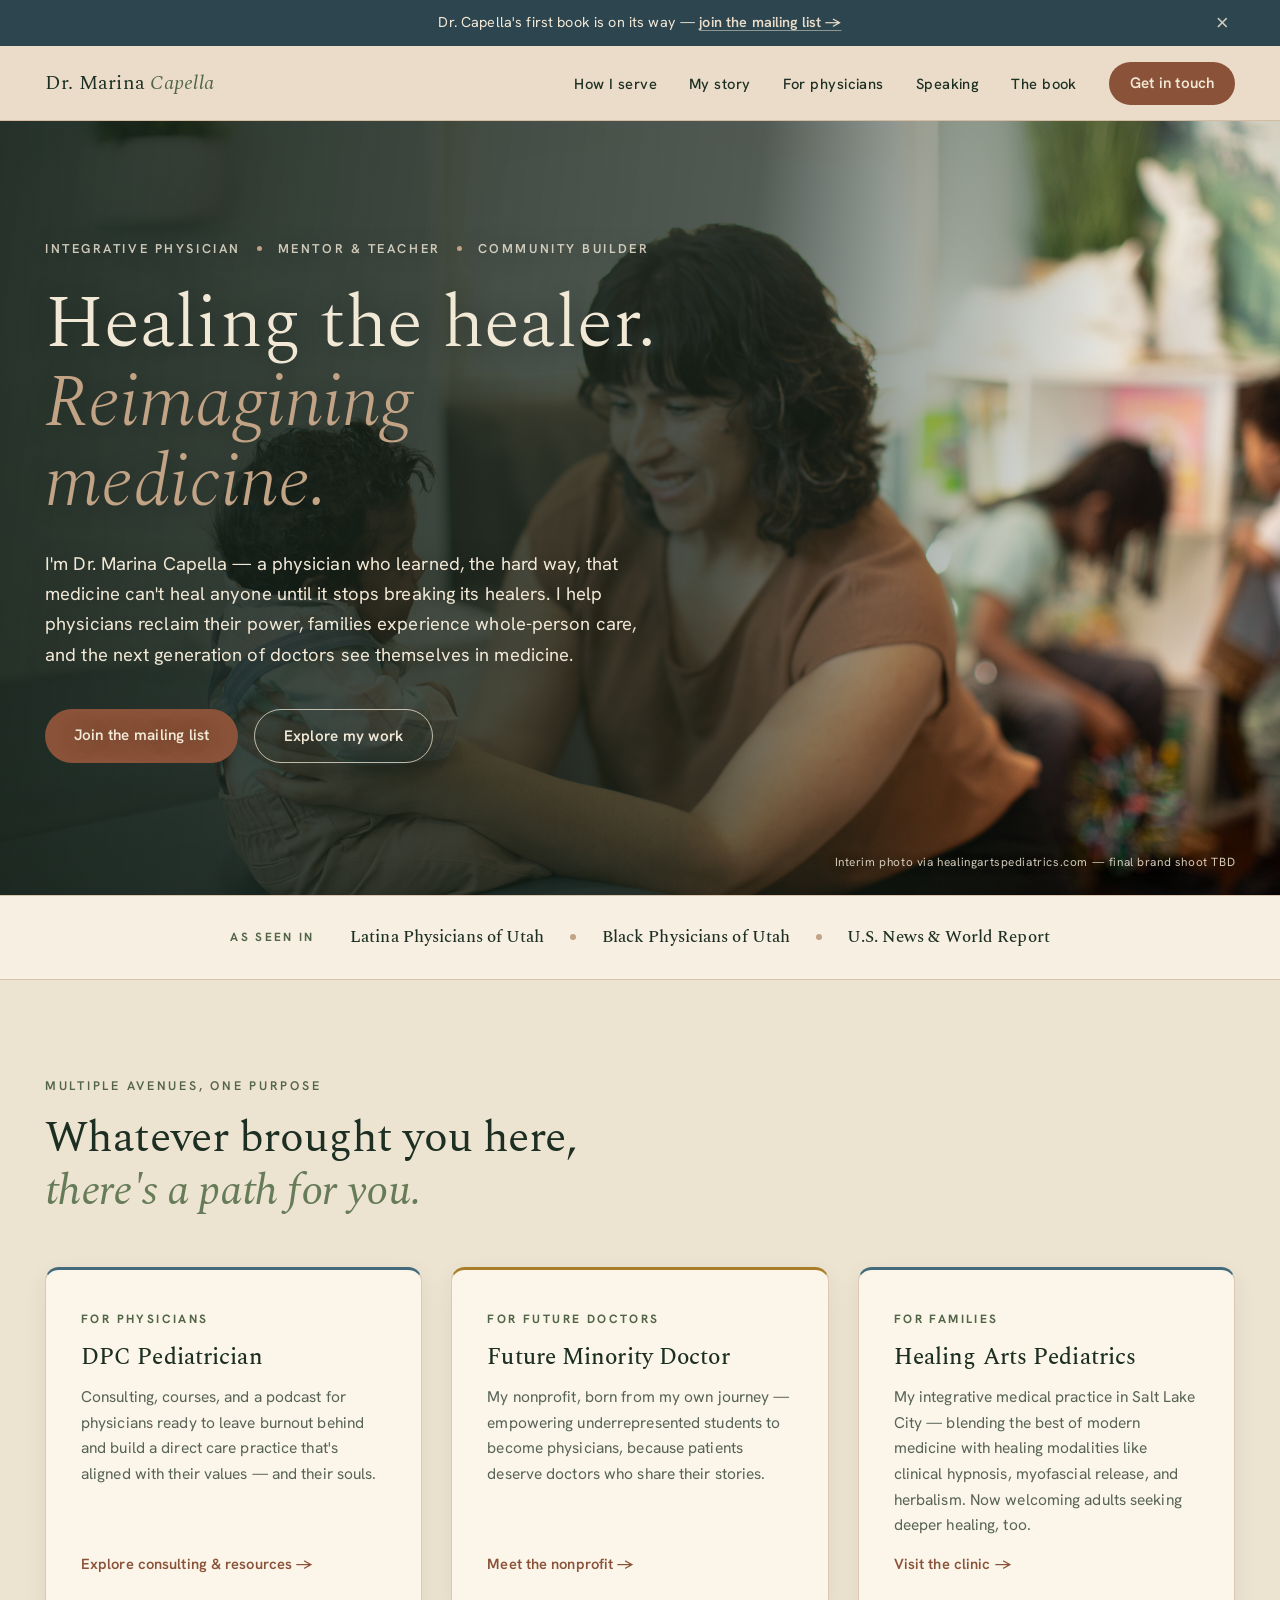
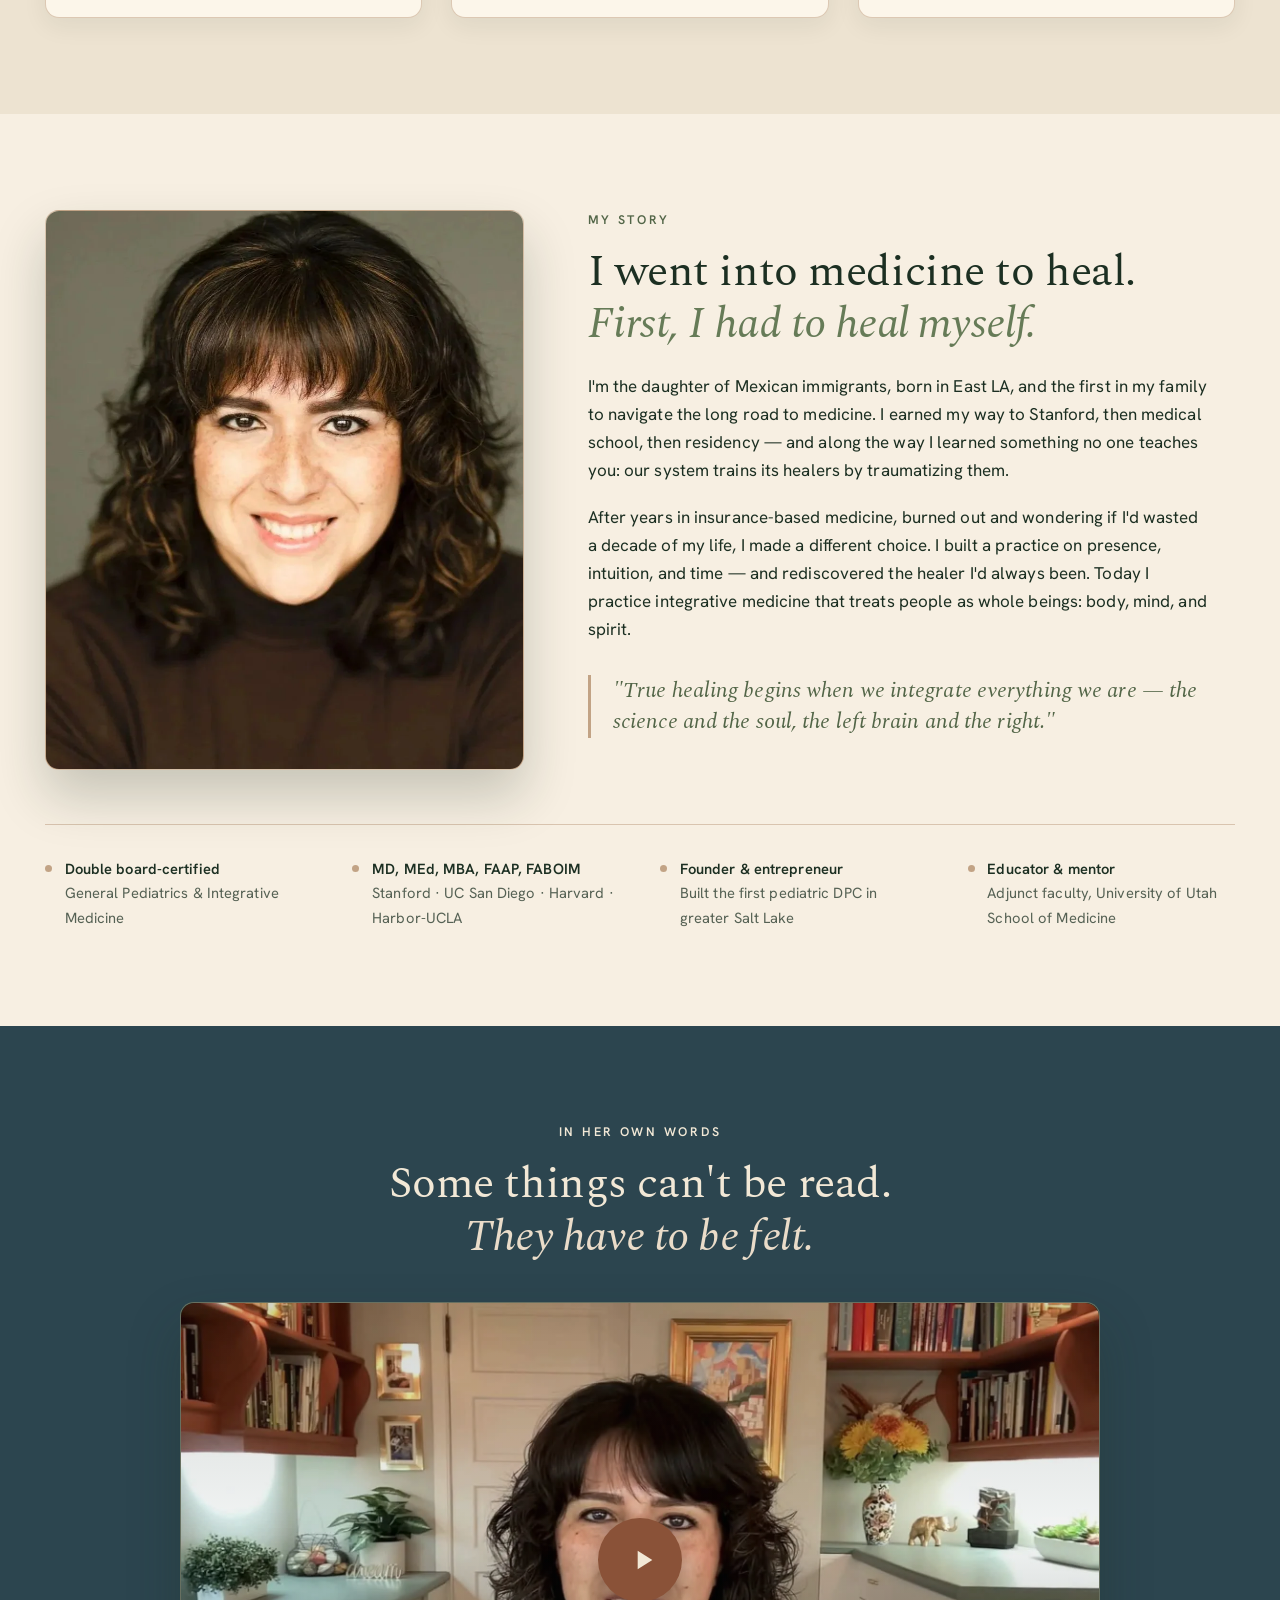
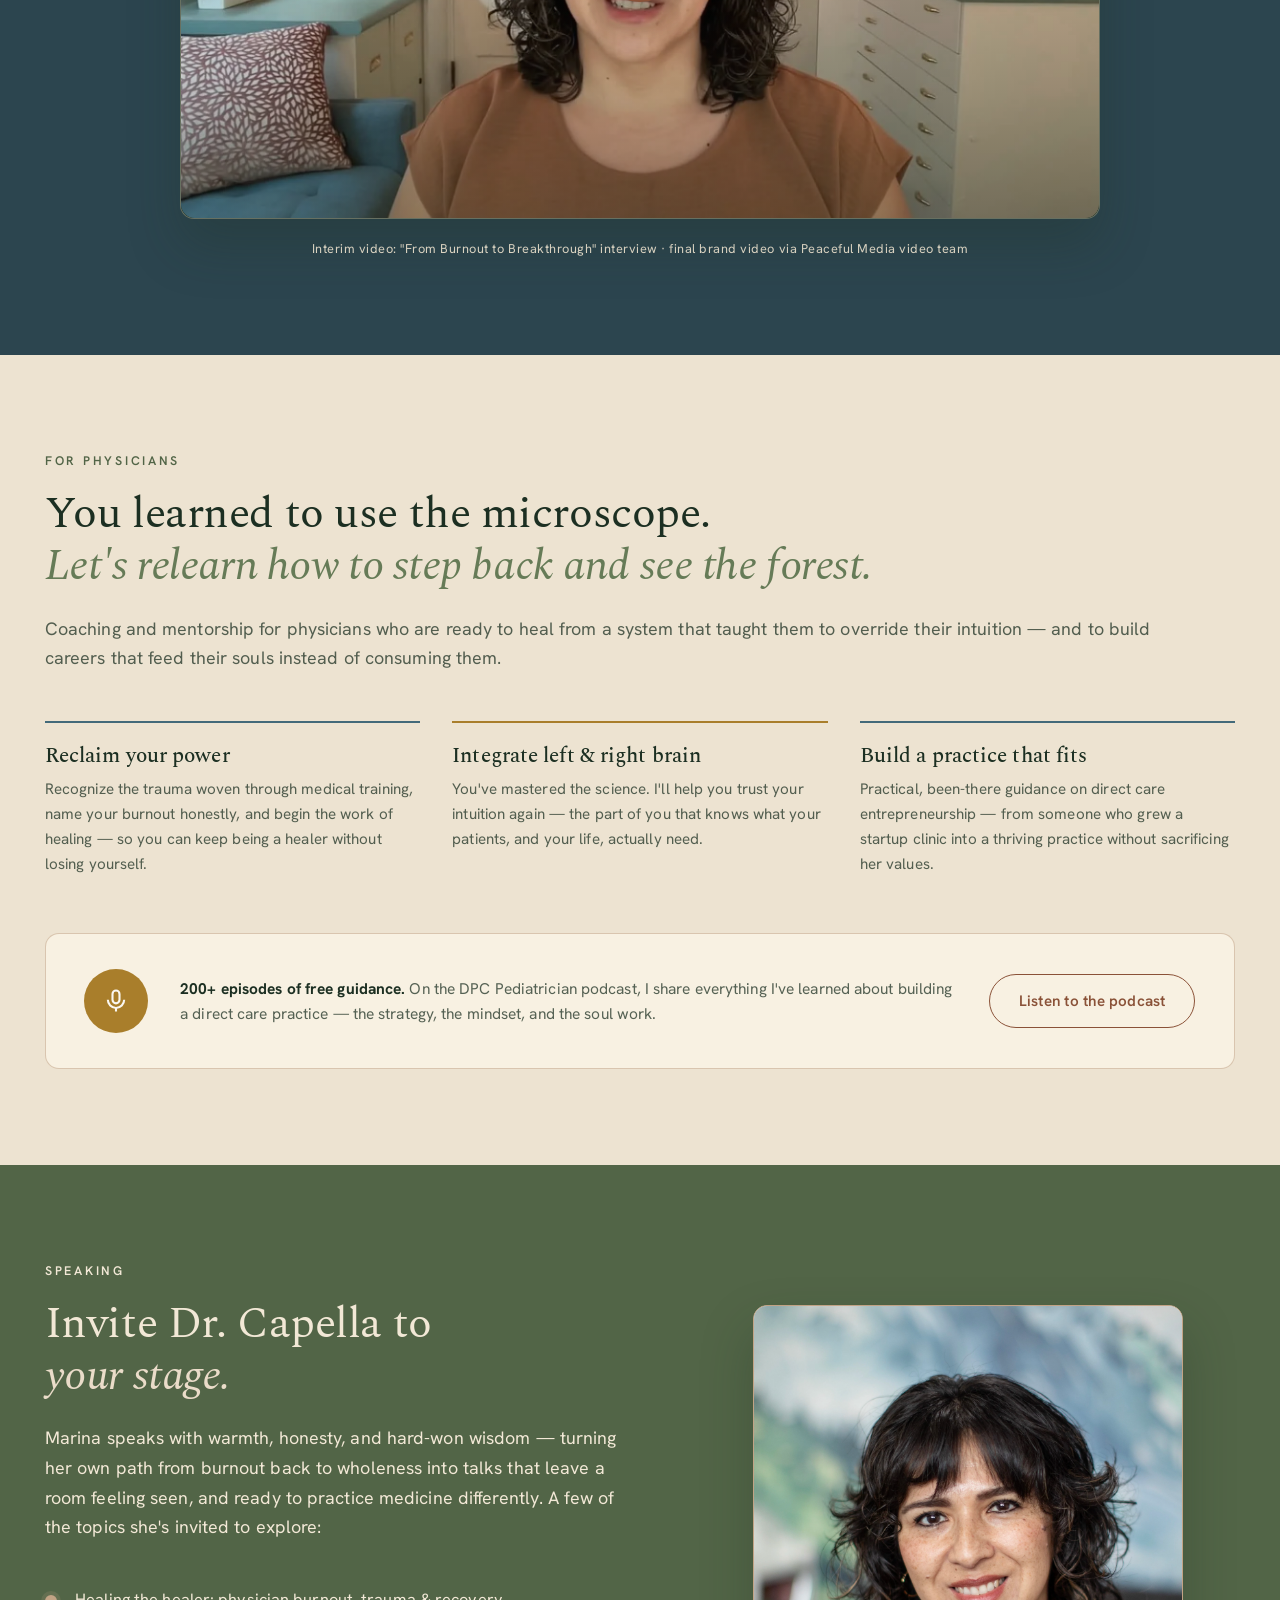
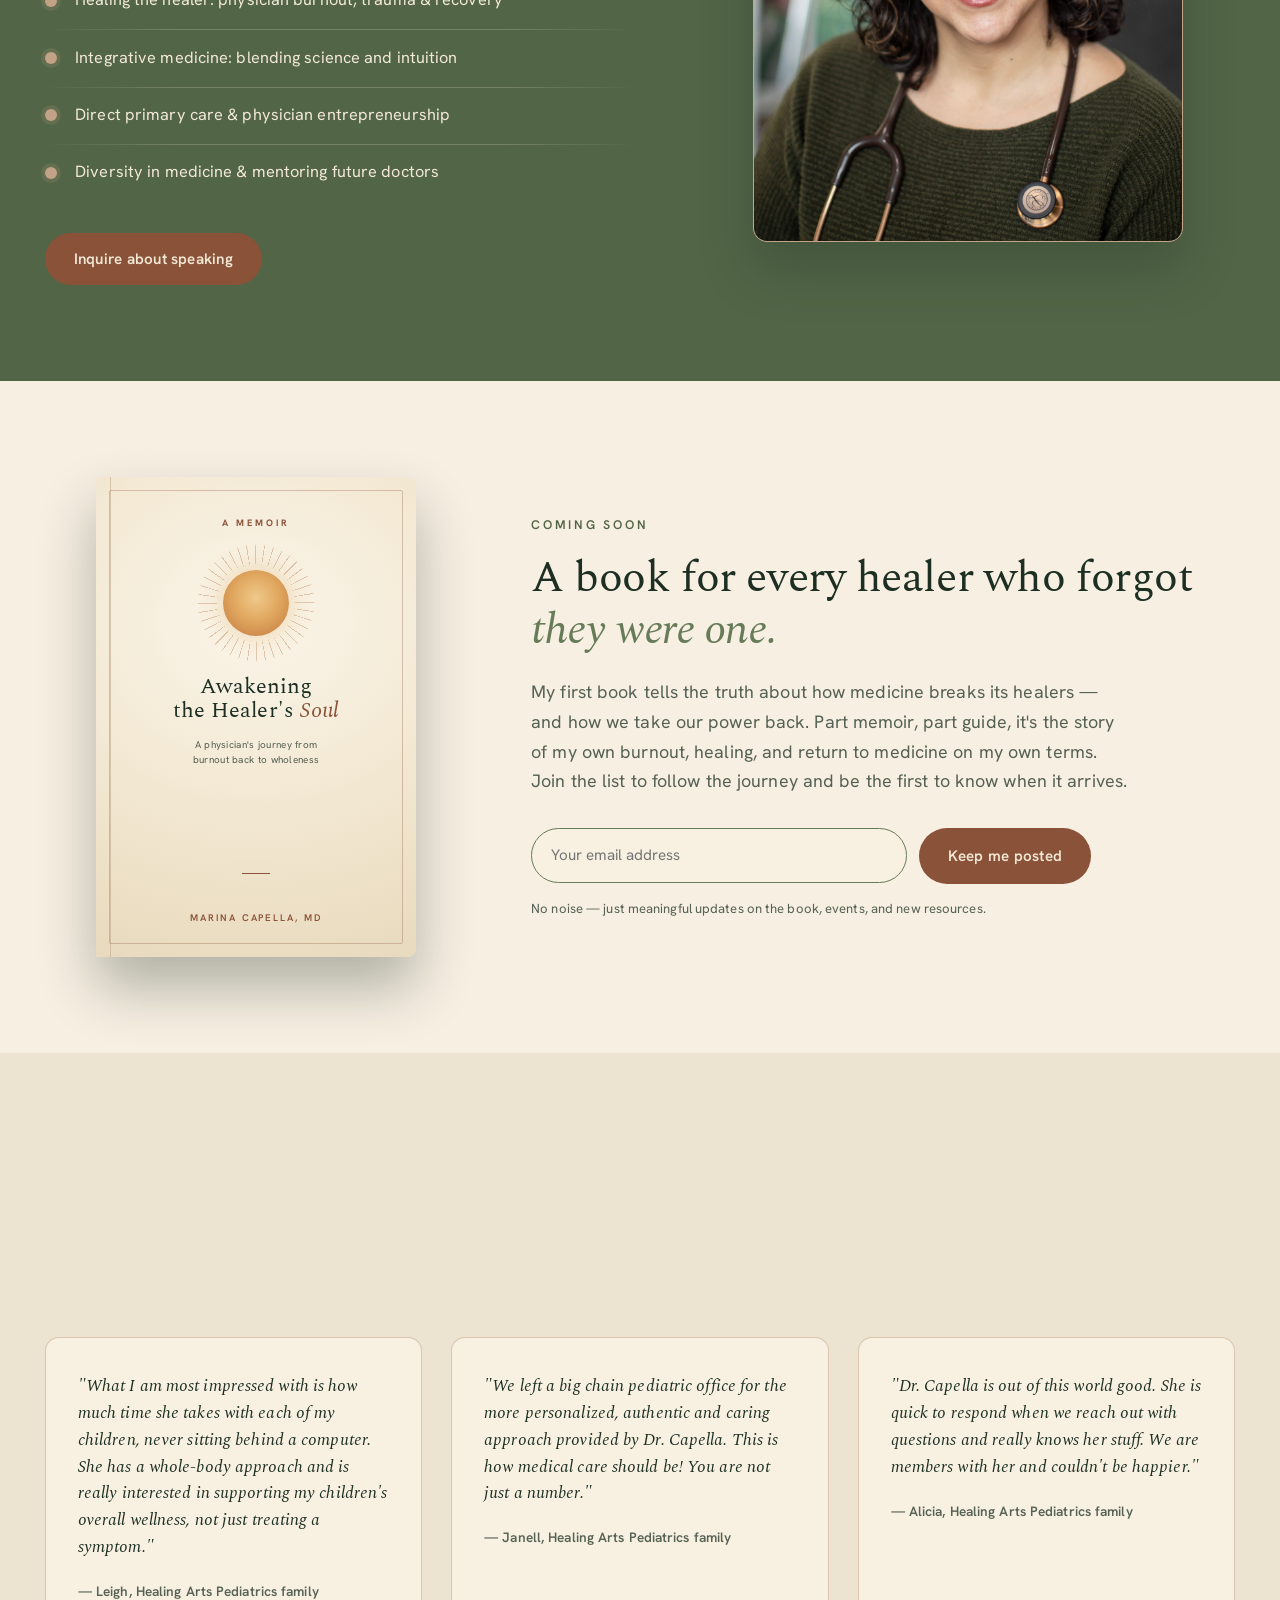
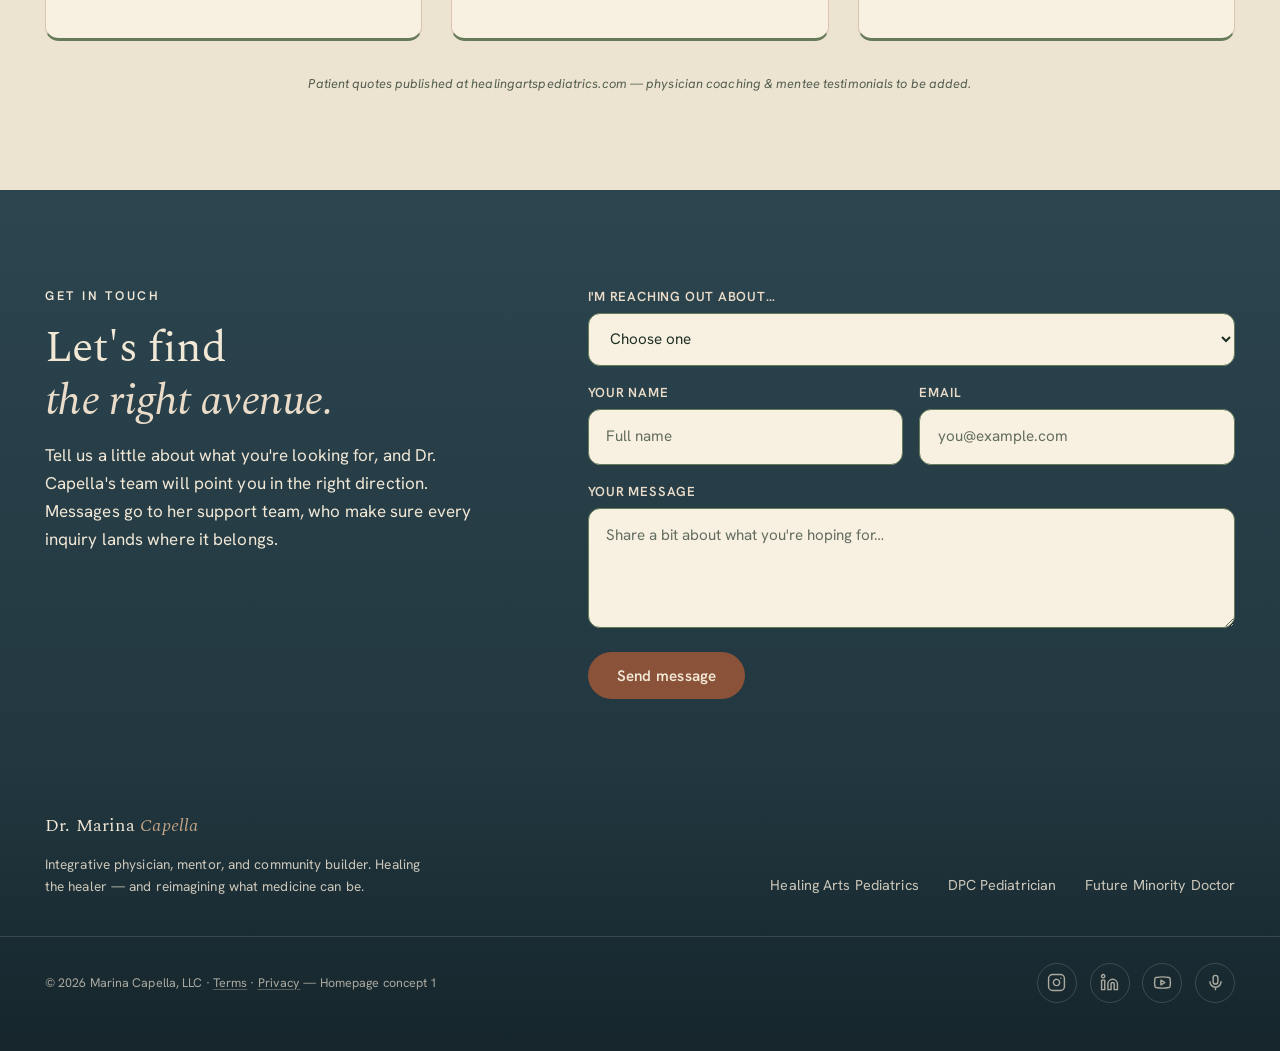
<file: deploy/index.html>
<!DOCTYPE html>
<html lang="en">
<head>
<meta charset="UTF-8">
<link rel="icon" type="image/svg+xml" href="[data-uri]">
<meta name="viewport" content="width=device-width, initial-scale=1.0">
<title>Dr. Marina Capella — Integrative Physician · Mentor · Community Builder</title>
<meta name="description" content="Dr. Marina Capella helps physicians heal, families find whole-person care, and the next generation of doctors see themselves in medicine.">
<link rel="preconnect" href="https://fonts.googleapis.com">
<link rel="preconnect" href="https://fonts.gstatic.com" crossorigin>
<link href="https://fonts.googleapis.com/css2?family=Fraunces:ital,opsz,wght@0,9..144,300..700;1,9..144,300..700&family=Figtree:ital,wght@0,300..700;1,300..700&display=swap" rel="stylesheet">
<link href="https://fonts.googleapis.com/css2?family=Newsreader:ital,opsz,wght@0,6..72,300..600;1,6..72,300..600&family=Spectral:ital,wght@0,300;0,400;0,500;0,600;1,300;1,400;1,500;1,600&family=Source+Serif+4:ital,opsz,wght@0,8..60,300..600;1,8..60,300..600&family=Hanken+Grotesk:ital,wght@0,300..700;1,300..700&family=Mulish:ital,wght@0,300..700;1,300..700&display=swap" rel="stylesheet">
<link rel="stylesheet" href="css/styles.css">
<link rel="stylesheet" href="css/interactive.css">
</head>
<body>

<template id="__bundler_thumbnail" data-bg-color="#1C2F22">
  <svg viewBox="0 0 1200 800" xmlns="http://www.w3.org/2000/svg">
    <rect width="1200" height="800" fill="#1C2F22"/>
    <g fill="none" stroke="#C2A385" stroke-width="10" stroke-linecap="round">
      <circle cx="600" cy="330" r="78"/>
      <line x1="600" y1="200" x2="600" y2="172"/>
      <line x1="600" y1="488" x2="600" y2="460"/>
      <line x1="470" y1="330" x2="442" y2="330"/>
      <line x1="758" y1="330" x2="730" y2="330"/>
      <line x1="508" y1="238" x2="488" y2="218"/>
      <line x1="692" y1="238" x2="712" y2="218"/>
      <line x1="508" y1="422" x2="488" y2="442"/>
      <line x1="692" y1="422" x2="712" y2="442"/>
    </g>
    <text x="600" y="600" font-family="Georgia, 'Times New Roman', serif" font-size="120" font-style="italic" fill="#EADCC9" text-anchor="middle">MC</text>
    <text x="600" y="680" font-family="Georgia, serif" font-size="34" letter-spacing="8" fill="#C2A385" text-anchor="middle">MARINA CAPELLA</text>
  </svg>
</template>

<a class="skip-link" href="#main">Skip to main content</a>
<div class="scroll-progress" aria-hidden="true"><span></span></div>

<div class="announce" id="announce">
  <div class="wrap announce-inner">
    <p>Dr. Capella's first book is on its way — <a href="#book">join the mailing list →</a></p>
    <button class="announce-close" type="button" aria-label="Dismiss announcement">&times;</button>
  </div>
</div>

<header>
  <div class="wrap nav">
    <a class="logo" href="#top">Dr. Marina <em>Capella</em></a>
    <nav>
      <button class="nav-toggle" aria-label="Open menu" aria-expanded="false" aria-controls="menu">☰</button>
      <ul id="menu">
        <li><a href="#avenues">How I serve</a></li>
        <li><a href="#story">My story</a></li>
        <li><a href="#physicians">For physicians</a></li>
        <li><a href="#speaking">Speaking</a></li>
        <li><a href="#book">The book</a></li>
        <li><a class="btn btn-primary" href="#contact">Get in touch</a></li>
      </ul>
    </nav>
  </div>
</header>

<main id="main">

<!-- ============ HERO — full-bleed background image ============ -->
<section class="hero" id="top">
  <div class="wrap">
    <div class="hero-inner reveal">
      <div class="identity">
        <span>Integrative Physician</span><span class="dot"></span>
        <span>Mentor &amp; Teacher</span><span class="dot"></span>
        <span>Community Builder</span>
      </div>
      <h1>Healing the healer.<br><span class="ital">Reimagining medicine.</span></h1>
      <p class="lede">I'm Dr. Marina Capella — a physician who learned, the hard way, that medicine can't heal anyone until it stops breaking its healers. I help physicians reclaim their power, families experience whole-person care, and the next generation of doctors see themselves in medicine.</p>
      <div class="hero-ctas">
        <a class="btn btn-primary" href="#book">Join the mailing list</a>
        <a class="btn btn-light-ghost" href="#avenues">Explore my work</a>
      </div>
    </div>
  </div>
  <div class="photo-note">Interim photo via healingartspediatrics.com — final brand shoot TBD</div>
</section>

<!-- ============ SOCIAL PROOF STRIP ============ -->
<!-- ============ AFFILIATIONS STRIP ============ -->
<div class="affil">
  <div class="wrap affil-inner reveal">
    <span class="affil-label">As seen in</span>
    <ul class="affil-list">
      <li><span class="affil-name">Latina Physicians of Utah</span></li>
      <li><a class="affil-name" href="https://bpou.org/mentorship/a/" target="_blank" rel="noopener">Black Physicians of Utah</a></li>
      <li><a class="affil-name" href="https://health.usnews.com/doctors/marina-capella-834182" target="_blank" rel="noopener">U.S. News &amp; World Report</a></li>
    </ul>
  </div>
</div>

<!-- ============ AVENUES ============ -->
<section id="avenues">
  <div class="wrap">
    <div class="avenues-head reveal">
      <div class="eyebrow">Multiple avenues, one purpose</div>
      <h2>Whatever brought you here, <em class="soul">there's a path for you.</em></h2>
    </div>
    <div class="avenue-grid">
      <article class="avenue reveal">
        <div class="for">For physicians</div>
        <h3>DPC Pediatrician</h3>
        <p>Consulting, courses, and a podcast for physicians ready to leave burnout behind and build a direct care practice that's aligned with their values — and their souls.</p>
        <a class="link" href="https://dpcpediatrician.com" target="_blank" rel="noopener">Explore consulting &amp; resources</a>
      </article>
      <article class="avenue reveal">
        <div class="for">For future doctors</div>
        <h3>Future Minority Doctor</h3>
        <p>My nonprofit, born from my own journey — empowering underrepresented students to become physicians, because patients deserve doctors who share their stories.</p>
        <a class="link" href="https://www.futureminoritydoctor.com" target="_blank" rel="noopener">Meet the nonprofit</a>
      </article>
      <article class="avenue reveal">
        <div class="for">For families</div>
        <h3>Healing Arts Pediatrics</h3>
        <p>My integrative medical practice in Salt Lake City — blending the best of modern medicine with healing modalities like clinical hypnosis, myofascial release, and herbalism. Now welcoming adults seeking deeper healing, too.</p>
        <a class="link" href="https://www.healingartspediatrics.com" target="_blank" rel="noopener">Visit the clinic</a>
      </article>
    </div>
  </div>
</section>

<!-- ============ STORY ============ -->
<section id="story">
  <div class="wrap">
    <div class="about-grid">
      <div class="about-photo reveal">
        <div class="frame">
          <img class="story-portrait" src="assets/img/marina-headshot.webp" alt="Dr. Marina Capella, integrative physician" loading="lazy">
        </div>
      </div>
      <div class="about reveal">
        <div class="eyebrow">My story</div>
        <h2>I went into medicine to heal. <em class="soul">First, I had to heal myself.</em></h2>
        <p style="margin-top:1.4rem">I'm the daughter of Mexican immigrants, born in East LA, and the first in my family to navigate the long road to medicine. I earned my way to Stanford, then medical school, then residency — and along the way I learned something no one teaches you: our system trains its healers by traumatizing them.</p>
        <p>After years in insurance-based medicine, burned out and wondering if I'd wasted a decade of my life, I made a different choice. I built a practice on presence, intuition, and time — and rediscovered the healer I'd always been. Today I practice integrative medicine that treats people as whole beings: body, mind, and spirit.</p>
        <div class="pull">"True healing begins when we integrate everything we are — the science and the soul, the left brain and the right."</div>
      </div>
    </div>
    <div class="cred-strip reveal">
      <div class="cred"><span class="mark"></span><span><strong>Double board-certified</strong>General Pediatrics &amp; Integrative Medicine</span></div>
      <div class="cred"><span class="mark"></span><span><strong>MD, MEd, MBA, FAAP, FABOIM</strong>Stanford · UC San Diego · Harvard · Harbor-UCLA</span></div>
      <div class="cred"><span class="mark"></span><span><strong>Founder &amp; entrepreneur</strong>Built the first pediatric DPC in greater Salt Lake</span></div>
      <div class="cred"><span class="mark"></span><span><strong>Educator &amp; mentor</strong>Adjunct faculty, University of Utah School of Medicine</span></div>
    </div>
  </div>
</section>

<!-- ============ VIDEO — brown grounding band ============ -->
<section class="video">
  <div class="wrap">
    <div class="eyebrow reveal">In her own words</div>
    <h2 class="reveal">Some things can't be read. <em>They have to be felt.</em></h2>
    <div class="video-frame reveal">
      <button class="video-play" type="button" data-yt="dLif1pKPZVw" style="background-image:url('assets/img/mc-video-thumbnail.webp')" aria-label="Play video: From Burnout to Breakthrough">
        <span class="video-play-btn" aria-hidden="true"><svg width="32" height="32" viewBox="0 0 24 24" fill="currentColor" focusable="false"><path d="M8 5v14l11-7z"></path></svg></span>
      </button>
    </div>
    <p class="video-note reveal">Interim video: "From Burnout to Breakthrough" interview · final brand video via Peaceful Media video team</p>
  </div>
</section>

<!-- ============ FOR PHYSICIANS ============ -->
<section class="healers" id="physicians">
  <div class="wrap">
    <div class="head reveal">
      <div class="eyebrow">For physicians</div>
      <h2>You learned to use the microscope. <em class="soul">Let's relearn how to step back and see the forest.</em></h2>
      <p class="lede" style="margin-top:1.4rem">Coaching and mentorship for physicians who are ready to heal from a system that taught them to override their intuition — and to build careers that feed their souls instead of consuming them.</p>
    </div>

    <div class="healer-grid">
      <div class="healer-card reveal">
        <h3>Reclaim your power</h3>
        <p>Recognize the trauma woven through medical training, name your burnout honestly, and begin the work of healing — so you can keep being a healer without losing yourself.</p>
      </div>
      <div class="healer-card reveal">
        <h3>Integrate left &amp; right brain</h3>
        <p>You've mastered the science. I'll help you trust your intuition again — the part of you that knows what your patients, and your life, actually need.</p>
      </div>
      <div class="healer-card reveal">
        <h3>Build a practice that fits</h3>
        <p>Practical, been-there guidance on direct care entrepreneurship — from someone who grew a startup clinic into a thriving practice without sacrificing her values.</p>
      </div>
    </div>
    <div class="podcast-callout reveal">
      <div class="mic"><svg width="28" height="28" viewBox="0 0 24 24" fill="none" stroke="#FAF7F1" stroke-width="1.8" aria-hidden="true" focusable="false"><rect x="9" y="3" width="6" height="11" rx="3"/><path d="M5 11a7 7 0 0 0 14 0M12 18v3"/></svg></div>
      <p><strong>200+ episodes of free guidance.</strong> On the DPC Pediatrician podcast, I share everything I've learned about building a direct care practice — the strategy, the mindset, and the soul work.</p>
      <a class="btn btn-ghost" href="https://dpcpediatrician.com/podcast/" target="_blank" rel="noopener">Listen to the podcast</a>
    </div>
  </div>
</section>

<!-- ============ SPEAKING ============ -->
<section class="speaking" id="speaking">
  <div class="wrap speaking-grid">
    <div class="reveal">
      <div class="eyebrow">Speaking</div>
      <h2>Invite Dr. Capella to <em class="soul">your stage.</em></h2>
      <p class="lede" style="margin-top:1.4rem">Marina speaks with warmth, honesty, and hard-won wisdom — turning her own path from burnout back to wholeness into talks that leave a room feeling seen, and ready to practice medicine differently. A few of the topics she's invited to explore:</p>
      <ul class="topic-list">
        <li>Healing the healer: physician burnout, trauma &amp; recovery</li>
        <li>Integrative medicine: blending science and intuition</li>
        <li>Direct primary care &amp; physician entrepreneurship</li>
        <li>Diversity in medicine &amp; mentoring future doctors</li>
      </ul>
      <a class="btn btn-primary" style="margin-top:2rem" href="#contact" data-intent="speaking">Inquire about speaking</a>
    </div>
    <div class="reveal">
      <div class="frame">
        <img class="speaking-portrait" src="assets/img/marina-stethoscope.webp" alt="Dr. Marina Capella, integrative physician" loading="lazy">
      </div>
    </div>
  </div>
</section>

<!-- ============ BOOK ============ -->
<section class="book" id="book">
  <div class="wrap book-grid">
    <div class="reveal">
      <div class="book-cover" aria-label="Book cover concept">
        <div class="bk-frame"></div>
        <div class="bk-kicker">A memoir</div>
        <div class="bk-sun"><span class="bk-rays"></span><span class="bk-disc"></span></div>
        <div class="bk-title">Awakening<br>the Healer's <em>Soul</em></div>
        <div class="bk-sub">A physician's journey from burnout back to wholeness</div>
        <div class="bk-grow"></div>
        <div class="bk-rule"></div>
        <div class="bk-author">Marina Capella, MD</div>
      </div>
    </div>
    <div class="reveal">
      <div class="eyebrow">Coming soon</div>
      <h2>A book for every healer who forgot <em class="soul">they were one.</em></h2>
      <p class="lede" style="margin-top:1.4rem">My first book tells the truth about how medicine breaks its healers — and how we take our power back. Part memoir, part guide, it's the story of my own burnout, healing, and return to medicine on my own terms. Join the list to follow the journey and be the first to know when it arrives.</p>
      <form class="signup" id="signup-form">
        <input type="email" required placeholder="Your email address" aria-label="Email address">
        <button class="btn btn-primary" type="submit">Keep me posted</button>
      </form>
      <p class="fine">No noise — just meaningful updates on the book, events, and new resources.</p>
    </div>
  </div>
</section>

<!-- ============ TESTIMONIALS ============ -->
<section class="quotes">
  <div class="wrap">
    <div class="head reveal">
      <div class="eyebrow">What people say</div>
      <h2>A calming presence. <em class="soul">A caring touch.</em></h2>
    </div>
    <div class="quote-grid">
      <div class="quote reveal">
        <blockquote>"What I am most impressed with is how much time she takes with each of my children, never sitting behind a computer. She has a whole-body approach and is really interested in supporting my children's overall wellness, not just treating a symptom."</blockquote>
        <cite>— Leigh, Healing Arts Pediatrics family</cite>
      </div>
      <div class="quote reveal">
        <blockquote>"We left a big chain pediatric office for the more personalized, authentic and caring approach provided by Dr. Capella. This is how medical care should be! You are not just a number."</blockquote>
        <cite>— Janell, Healing Arts Pediatrics family</cite>
      </div>
      <div class="quote reveal">
        <blockquote>"Dr. Capella is out of this world good. She is quick to respond when we reach out with questions and really knows her stuff. We are members with her and couldn't be happier."</blockquote>
        <cite>— Alicia, Healing Arts Pediatrics family</cite>
      </div>
    </div>
    <p class="fine reveal">Patient quotes published at healingartspediatrics.com — physician coaching &amp; mentee testimonials to be added.</p>
  </div>
</section>

<!-- ============ CONTACT ============ -->
<section class="contact" id="contact">
  <div class="wrap contact-grid">
    <div class="reveal">
      <div class="eyebrow">Get in touch</div>
      <h2>Let's find <em>the right avenue.</em></h2>
      <p>Tell us a little about what you're looking for, and Dr. Capella's team will point you in the right direction. Messages go to her support team, who make sure every inquiry lands where it belongs.</p>
    </div>
    <form class="gatekeeper reveal" id="contact-form">
      <div>
        <label for="intent">I'm reaching out about…</label>
        <select id="intent" required>
          <option value="" selected disabled>Choose one</option>
          <option value="coaching">Physician coaching or mentorship</option>
          <option value="speaking">Inviting Dr. Capella to speak</option>
          <option value="book">The book / media inquiries</option>
          <option value="clinic">Becoming a patient (Healing Arts)</option>
          <option value="consulting">DPC consulting &amp; courses</option>
          <option value="nonprofit">Future Minority Doctor</option>
          <option value="other">Something else</option>
        </select>
      </div>
      <div class="route-note" id="route-clinic" aria-live="polite">Looking to join the practice? You'll find everything at <a href="https://www.healingartspediatrics.com" target="_blank" rel="noopener">healingartspediatrics.com</a> — or send your note below and we'll connect you.</div>
      <div class="route-note" id="route-consulting" aria-live="polite">Ready to dive in? Explore consulting, courses, and the podcast at <a href="https://dpcpediatrician.com" target="_blank" rel="noopener">dpcpediatrician.com</a> — or send your note below.</div>
      <div class="route-note" id="route-nonprofit" aria-live="polite">Learn more and get involved at <a href="https://www.futureminoritydoctor.com" target="_blank" rel="noopener">futureminoritydoctor.com</a> — or send your note below.</div>
      <div class="form-row">
        <div>
          <label for="name">Your name</label>
          <input id="name" type="text" required placeholder="Full name">
        </div>
        <div>
          <label for="email">Email</label>
          <input id="email" type="email" required placeholder="you@example.com">
        </div>
      </div>
      <div>
        <label for="msg">Your message</label>
        <textarea id="msg" placeholder="Share a bit about what you're hoping for…"></textarea>
      </div>
      <div><button class="btn btn-primary" type="submit">Send message</button></div>
    </form>
  </div>
</section>

</main>

<footer>
  <div class="wrap foot-grid">
    <div>
      <a class="logo" href="#top">Dr. Marina <em>Capella</em></a>
      <p style="max-width:49ch;margin-top:.8rem;font-size:.85rem">Integrative physician, mentor, and community builder. Healing the healer — and reimagining what medicine can be.</p>
    </div>
    <div class="foot-right">
      <ul>
        <li><a href="https://www.healingartspediatrics.com" target="_blank" rel="noopener">Healing Arts Pediatrics</a></li>
        <li><a href="https://dpcpediatrician.com" target="_blank" rel="noopener">DPC Pediatrician</a></li>
        <li><a href="https://www.futureminoritydoctor.com" target="_blank" rel="noopener">Future Minority Doctor</a></li>
      </ul>
    </div>
  </div>
  <div class="wrap foot-fine">
    <span>© 2026 Marina Capella, LLC · <a href="#">Terms</a> · <a href="#">Privacy</a> — Homepage concept 1</span>
    <div class="socials" aria-label="Dr. Capella on social media">
        <a href="#" aria-label="Instagram"><svg viewBox="0 0 24 24" fill="none" stroke="currentColor" stroke-width="1.8" stroke-linecap="round" stroke-linejoin="round" aria-hidden="true"><rect x="2" y="2" width="20" height="20" rx="5"></rect><path d="M16 11.37A4 4 0 1 1 12.63 8 4 4 0 0 1 16 11.37z"></path><line x1="17.5" y1="6.5" x2="17.51" y2="6.5"></line></svg></a>
        <a href="#" aria-label="LinkedIn"><svg viewBox="0 0 24 24" fill="none" stroke="currentColor" stroke-width="1.8" stroke-linecap="round" stroke-linejoin="round" aria-hidden="true"><path d="M16 8a6 6 0 0 1 6 6v7h-4v-7a2 2 0 0 0-2-2 2 2 0 0 0-2 2v7h-4v-7a6 6 0 0 1 6-6z"></path><rect x="2" y="9" width="4" height="12"></rect><circle cx="4" cy="4" r="2"></circle></svg></a>
        <a href="#" aria-label="YouTube"><svg viewBox="0 0 24 24" fill="none" stroke="currentColor" stroke-width="1.8" stroke-linecap="round" stroke-linejoin="round" aria-hidden="true"><path d="M2.5 17a24.12 24.12 0 0 1 0-10 2 2 0 0 1 1.4-1.4 49.56 49.56 0 0 1 16.2 0A2 2 0 0 1 21.5 7a24.12 24.12 0 0 1 0 10 2 2 0 0 1-1.4 1.4 49.55 49.55 0 0 1-16.2 0A2 2 0 0 1 2.5 17z"></path><path d="m10 15 5-3-5-3z"></path></svg></a>
        <a href="#" aria-label="Podcast"><svg viewBox="0 0 24 24" fill="none" stroke="currentColor" stroke-width="1.8" stroke-linecap="round" stroke-linejoin="round" aria-hidden="true"><rect x="9" y="3" width="6" height="11" rx="3"></rect><path d="M5 11a7 7 0 0 0 14 0M12 18v3"></path></svg></a>
      </div>
  </div>
</footer>

<script src="js/main.js"></script>
<script src="js/interactive.js"></script>
</body>
</html>
</file>
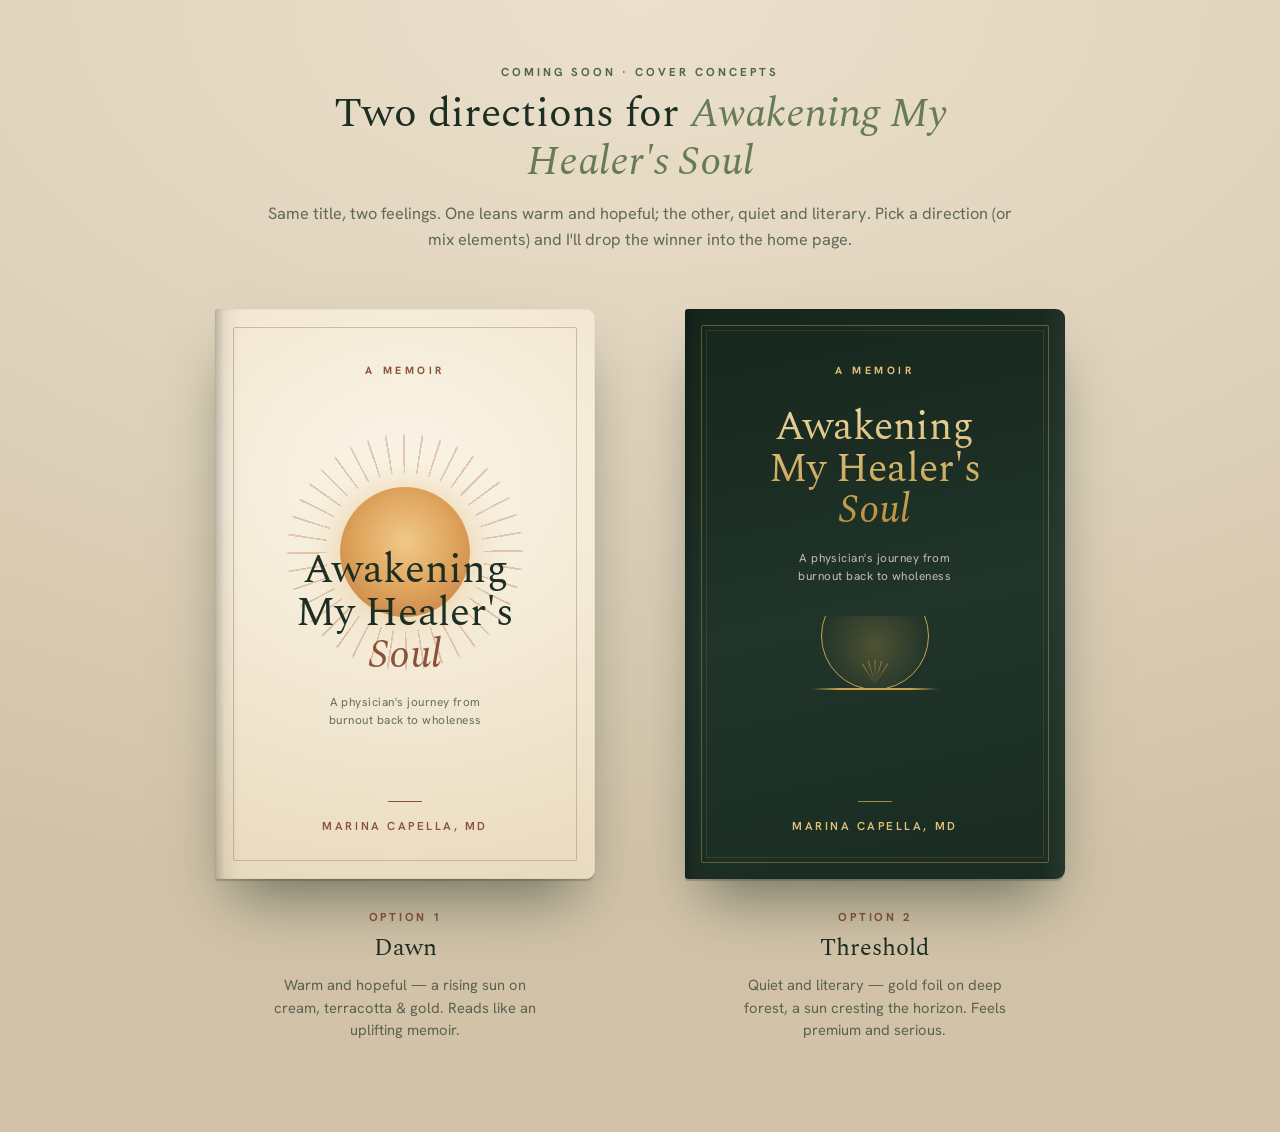
<file: Book-Cover-Options.html>
<!DOCTYPE html>
<html lang="en">
<head>
<meta charset="UTF-8">
<link rel="icon" type="image/svg+xml" href="[data-uri]">
<meta name="viewport" content="width=device-width, initial-scale=1.0">
<title>Awakening My Healer's Soul — Cover Options</title>
<link rel="preconnect" href="https://fonts.googleapis.com">
<link rel="preconnect" href="https://fonts.gstatic.com" crossorigin>
<link href="https://fonts.googleapis.com/css2?family=Spectral:ital,wght@0,300;0,400;0,500;0,600;1,300;1,400;1,500;1,600&family=Hanken+Grotesk:wght@400;500;600;700&family=Fraunces:ital,opsz,wght@0,9..144,300..600;1,9..144,300..600&display=swap" rel="stylesheet">
<style>
  :root{
    --forest:#1C2F22; --forest-soft:rgba(28,47,34,.66);
    --sage:#667B57; --sage-deep:#526547;
    --ochre:#C2A385; --cream:#EADCC9; --cream-card:#F8F1E2;
    --cta:#8A5238; --cta-soft:#A8693F; --gold:#C8A24E; --gold-soft:#E2C078;
    --slate-deep:#2C454F;
  }
  *{margin:0;padding:0;box-sizing:border-box}
  body{
    font-family:'Hanken Grotesk',system-ui,sans-serif;
    background:
      radial-gradient(120% 80% at 50% 0%, #EBE0CC 0%, #DDD0B8 60%, #D2C3A8 100%);
    color:var(--forest); min-height:100vh;
    padding:64px clamp(20px,5vw,80px) 90px;
    -webkit-font-smoothing:antialiased;
  }
  .page-head{ text-align:center; max-width:760px; margin:0 auto 56px; }
  .page-head .eyebrow{ font-size:.72rem; letter-spacing:.26em; text-transform:uppercase; font-weight:700; color:var(--sage-deep); }
  .page-head h1{ font-family:'Spectral',serif; font-weight:400; font-size:clamp(1.8rem,3.4vw,2.6rem); margin-top:.7rem; line-height:1.14; }
  .page-head h1 em{ font-style:italic; color:var(--sage); }
  .page-head p{ margin-top:1rem; color:var(--forest-soft); font-size:1.02rem; line-height:1.6; }

  .options{ display:flex; gap:clamp(40px,7vw,110px); justify-content:center; align-items:flex-start; flex-wrap:wrap; }
  .option{ display:flex; flex-direction:column; align-items:center; width:380px; max-width:88vw; }
  .opt-cap{ margin-top:30px; text-align:center; }
  .opt-cap .n{ font-size:.72rem; letter-spacing:.24em; text-transform:uppercase; font-weight:700; color:var(--cta); }
  .opt-cap .name{ font-family:'Spectral',serif; font-size:1.5rem; margin-top:.35rem; }
  .opt-cap .desc{ color:var(--forest-soft); font-size:.92rem; margin-top:.5rem; line-height:1.55; max-width:34ch; }

  /* ---------- shared book object ---------- */
  .cover{
    width:380px; max-width:88vw; aspect-ratio:2/3;
    border-radius:3px 9px 9px 3px;
    position:relative; overflow:hidden;
    display:flex; flex-direction:column; align-items:center;
    padding:54px 44px 46px;
    box-shadow:
      0 2px 1px rgba(0,0,0,.18),
      0 34px 58px -18px rgba(28,47,34,.55),
      inset 0 0 0 1px rgba(0,0,0,.04);
    isolation:isolate;
  }
  /* spine shading on the left edge */
  .cover::after{
    content:""; position:absolute; inset:0; z-index:5; pointer-events:none;
    background:linear-gradient(90deg, rgba(0,0,0,.22) 0, rgba(0,0,0,.05) 10px, rgba(0,0,0,0) 26px, rgba(0,0,0,0) 94%, rgba(255,255,255,.05) 100%);
  }
  .cover .kicker{ font-size:.66rem; letter-spacing:.34em; text-transform:uppercase; font-weight:700; }
  .cover .title{ font-family:'Spectral',serif; font-weight:400; line-height:1.04; text-align:center; }
  .cover .sub{ text-align:center; font-size:.74rem; letter-spacing:.04em; line-height:1.5; }
  .cover .author{ font-size:.72rem; letter-spacing:.22em; text-transform:uppercase; font-weight:600; text-align:center; }
  .cover .grow{ flex:1; }
  .cover .rule{ width:34px; height:1px; }

  /* ================= OPTION 1 — DAWN (warm, light) ================= */
  .cover-dawn{
    background:
      radial-gradient(140% 80% at 50% 30%, #FBF5E9 0%, #F1E6CF 55%, #E7D8BB 100%);
    color:var(--forest);
  }
  .cover-dawn .frame{ position:absolute; inset:18px; border:1px solid rgba(138,82,56,.32); border-radius:2px; z-index:4; pointer-events:none; }
  .cover-dawn .kicker{ color:var(--cta); position:relative; z-index:3; }
  /* sun + rays motif */
  .dawn-motif{ position:absolute; top:118px; left:50%; transform:translateX(-50%); width:250px; height:250px; z-index:1; }
  .dawn-motif .rays{
    position:absolute; inset:0; border-radius:50%;
    background:repeating-conic-gradient(from 0deg, rgba(168,105,63,0) 0deg 8deg, rgba(168,105,63,.30) 8deg 9deg);
    -webkit-mask:radial-gradient(circle, transparent 78px, #000 80px, #000 116px, transparent 119px);
            mask:radial-gradient(circle, transparent 78px, #000 80px, #000 116px, transparent 119px);
  }
  .dawn-motif .disc{
    position:absolute; top:50%; left:50%; width:130px; height:130px; transform:translate(-50%,-50%);
    border-radius:50%;
    background:radial-gradient(circle at 50% 42%, #F0C98A 0%, #E0A75F 46%, #C2773F 100%);
    box-shadow:0 0 38px rgba(216,162,78,.45);
  }
  .cover-dawn .title{ color:var(--forest); font-size:2.55rem; position:relative; z-index:3; margin-top:172px; }
  .cover-dawn .title em{ font-style:italic; color:var(--cta); }
  .cover-dawn .sub{ color:var(--forest-soft); position:relative; z-index:3; margin-top:18px; max-width:24ch; }
  .cover-dawn .rule{ background:var(--cta); position:relative; z-index:3; margin-bottom:16px; }
  .cover-dawn .author{ color:var(--cta); position:relative; z-index:3; }

  /* ================= OPTION 2 — THRESHOLD (dark, editorial) ================= */
  .cover-night{
    background:linear-gradient(168deg, #16261C 0%, #20342A 52%, #1A2C22 100%);
    color:var(--cream);
  }
  .cover-night .frame{ position:absolute; inset:16px; border:1px solid rgba(200,162,78,.42); border-radius:2px; z-index:4; pointer-events:none; }
  .cover-night .frame::before{ content:""; position:absolute; inset:4px; border:1px solid rgba(200,162,78,.16); }
  .cover-night .kicker{ color:var(--gold-soft); position:relative; z-index:3; }
  .cover-night .title{
    font-size:2.5rem; position:relative; z-index:3; margin-top:30px;
    background:linear-gradient(180deg, #EBD6A2 0%, #C8A24E 70%, #B58B38 100%);
    -webkit-background-clip:text; background-clip:text; color:transparent;
  }
  .cover-night .title em{ font-style:italic; }
  .cover-night .sub{ color:rgba(234,220,201,.82); position:relative; z-index:3; margin-top:18px; max-width:26ch; }
  /* rising-sun line motif */
  .night-motif{ position:relative; z-index:2; width:128px; height:74px; margin-top:30px; overflow:hidden; }
  .night-motif .ring{
    position:absolute; left:50%; bottom:0; width:108px; height:108px; transform:translateX(-50%);
    border-radius:50%; border:1.5px solid var(--gold); 
    background:radial-gradient(circle at 50% 60%, rgba(200,162,78,.28), rgba(200,162,78,0) 70%);
  }
  .night-motif .horizon{ position:absolute; left:0; right:0; bottom:0; height:1.5px; background:linear-gradient(90deg, transparent, var(--gold) 22%, var(--gold) 78%, transparent); }
  .night-motif .ray{ position:absolute; left:50%; bottom:6px; width:1px; height:24px; background:linear-gradient(180deg, var(--gold), transparent); transform-origin:bottom center; opacity:.65; }
  .cover-night .grow{ flex:1; }
  .cover-night .rule{ background:var(--gold); position:relative; z-index:3; margin-bottom:16px; opacity:.8; }
  .cover-night .author{ color:var(--gold-soft); position:relative; z-index:3; }
</style>
</head>
<body>

  <div class="page-head">
    <div class="eyebrow">Coming soon · cover concepts</div>
    <h1>Two directions for <em>Awakening My Healer's Soul</em></h1>
    <p>Same title, two feelings. One leans warm and hopeful; the other, quiet and literary. Pick a direction (or mix elements) and I'll drop the winner into the home page.</p>
  </div>

  <div class="options">

    <!-- OPTION 1 -->
    <div class="option">
      <div class="cover cover-dawn">
        <div class="frame"></div>
        <div class="kicker">A memoir</div>
        <div class="dawn-motif">
          <div class="rays"></div>
          <div class="disc"></div>
        </div>
        <h1 class="title">Awakening<br>My Healer's <em>Soul</em></h1>
        <p class="sub">A physician's journey from burnout back to wholeness</p>
        <div class="grow"></div>
        <div class="rule"></div>
        <div class="author">Marina Capella, MD</div>
      </div>
      <div class="opt-cap">
        <div class="n">Option 1</div>
        <div class="name">Dawn</div>
        <div class="desc">Warm and hopeful — a rising sun on cream, terracotta &amp; gold. Reads like an uplifting memoir.</div>
      </div>
    </div>

    <!-- OPTION 2 -->
    <div class="option">
      <div class="cover cover-night">
        <div class="frame"></div>
        <div class="kicker">A memoir</div>
        <h1 class="title">Awakening<br>My Healer's <em>Soul</em></h1>
        <p class="sub">A physician's journey from burnout back to wholeness</p>
        <div class="night-motif" id="nightMotif">
          <div class="ring"></div>
          <div class="horizon"></div>
        </div>
        <div class="grow"></div>
        <div class="rule"></div>
        <div class="author">Marina Capella, MD</div>
      </div>
      <div class="opt-cap">
        <div class="n">Option 2</div>
        <div class="name">Threshold</div>
        <div class="desc">Quiet and literary — gold foil on deep forest, a sun cresting the horizon. Feels premium and serious.</div>
      </div>
    </div>

  </div>

  <script>
    // fan out a few delicate rays over the rising sun on Option 2
    (function(){
      var m = document.getElementById('nightMotif');
      if(!m) return;
      var angles = [-32,-16,0,16,32];
      angles.forEach(function(a){
        var r = document.createElement('div');
        r.className = 'ray';
        r.style.transform = 'translateX(-50%) rotate(' + a + 'deg)';
        m.appendChild(r);
      });
    })();
  </script>
</body>
</html>
</file>
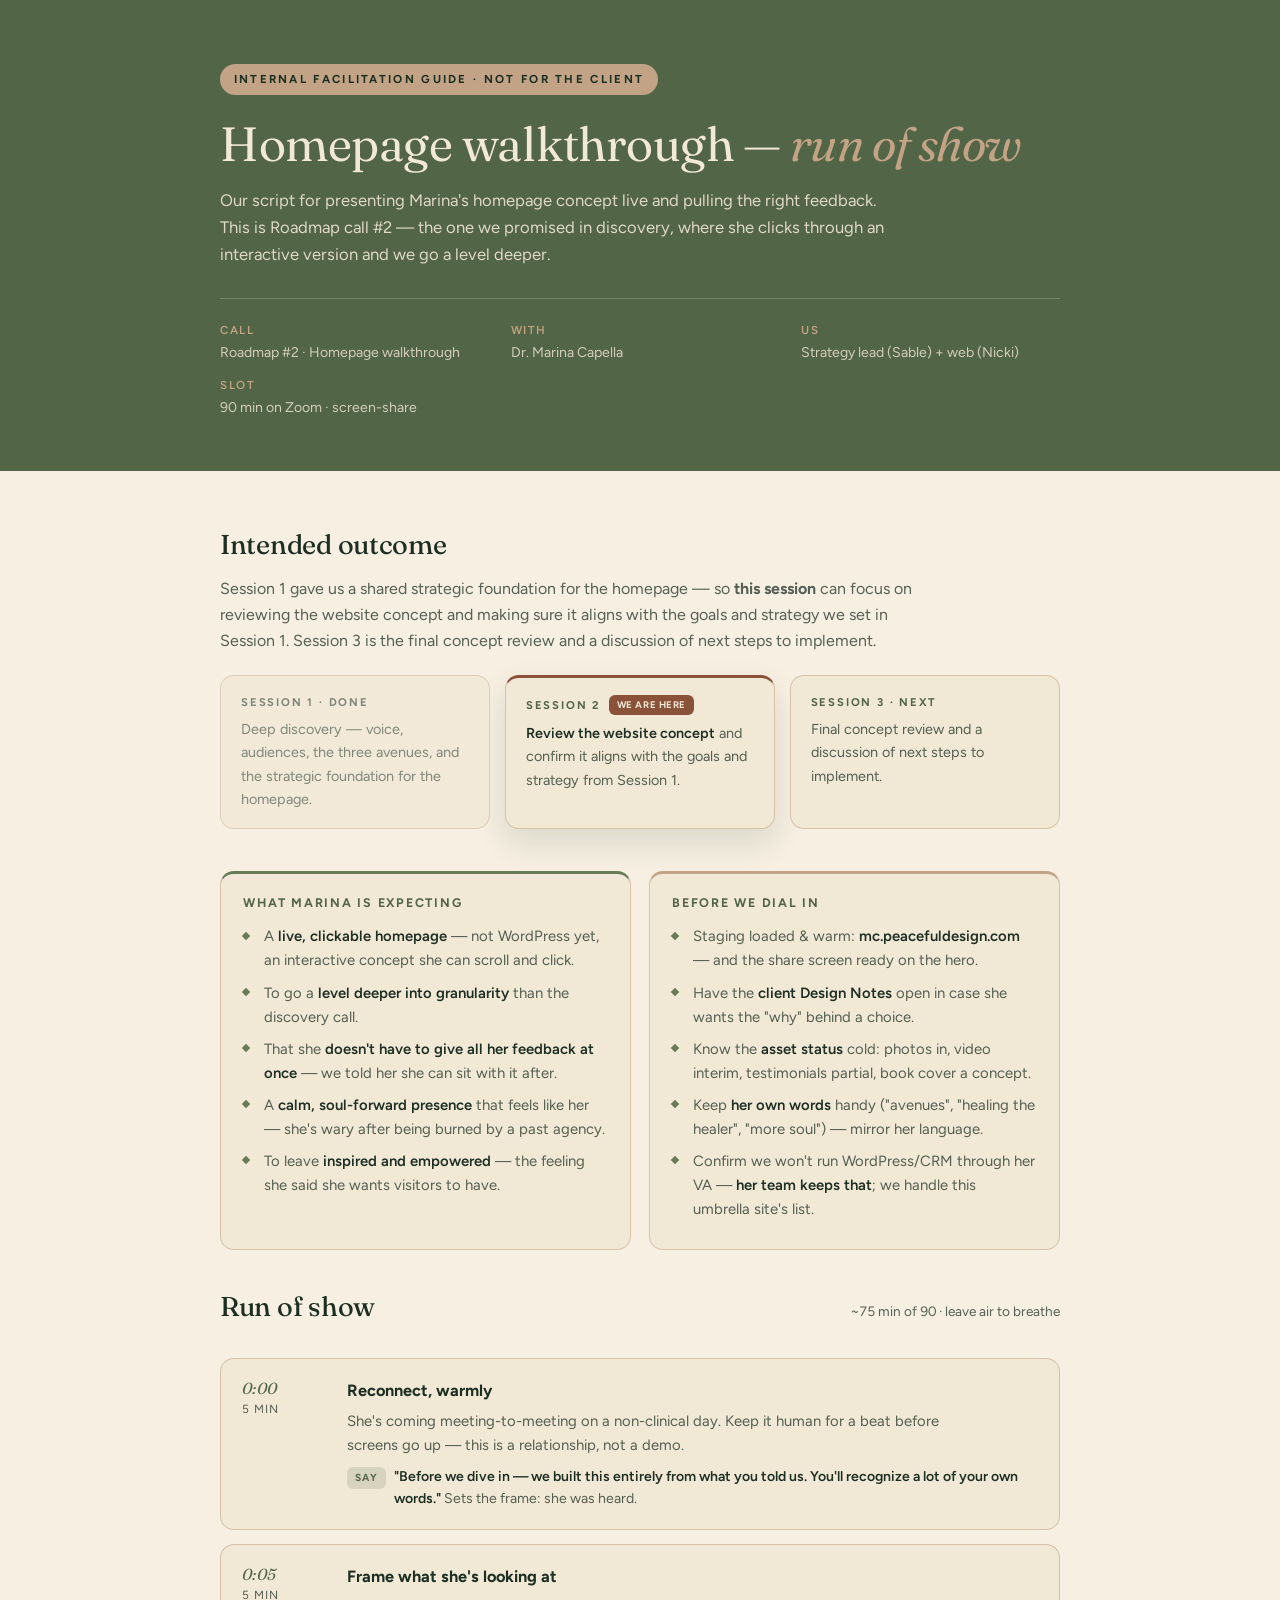
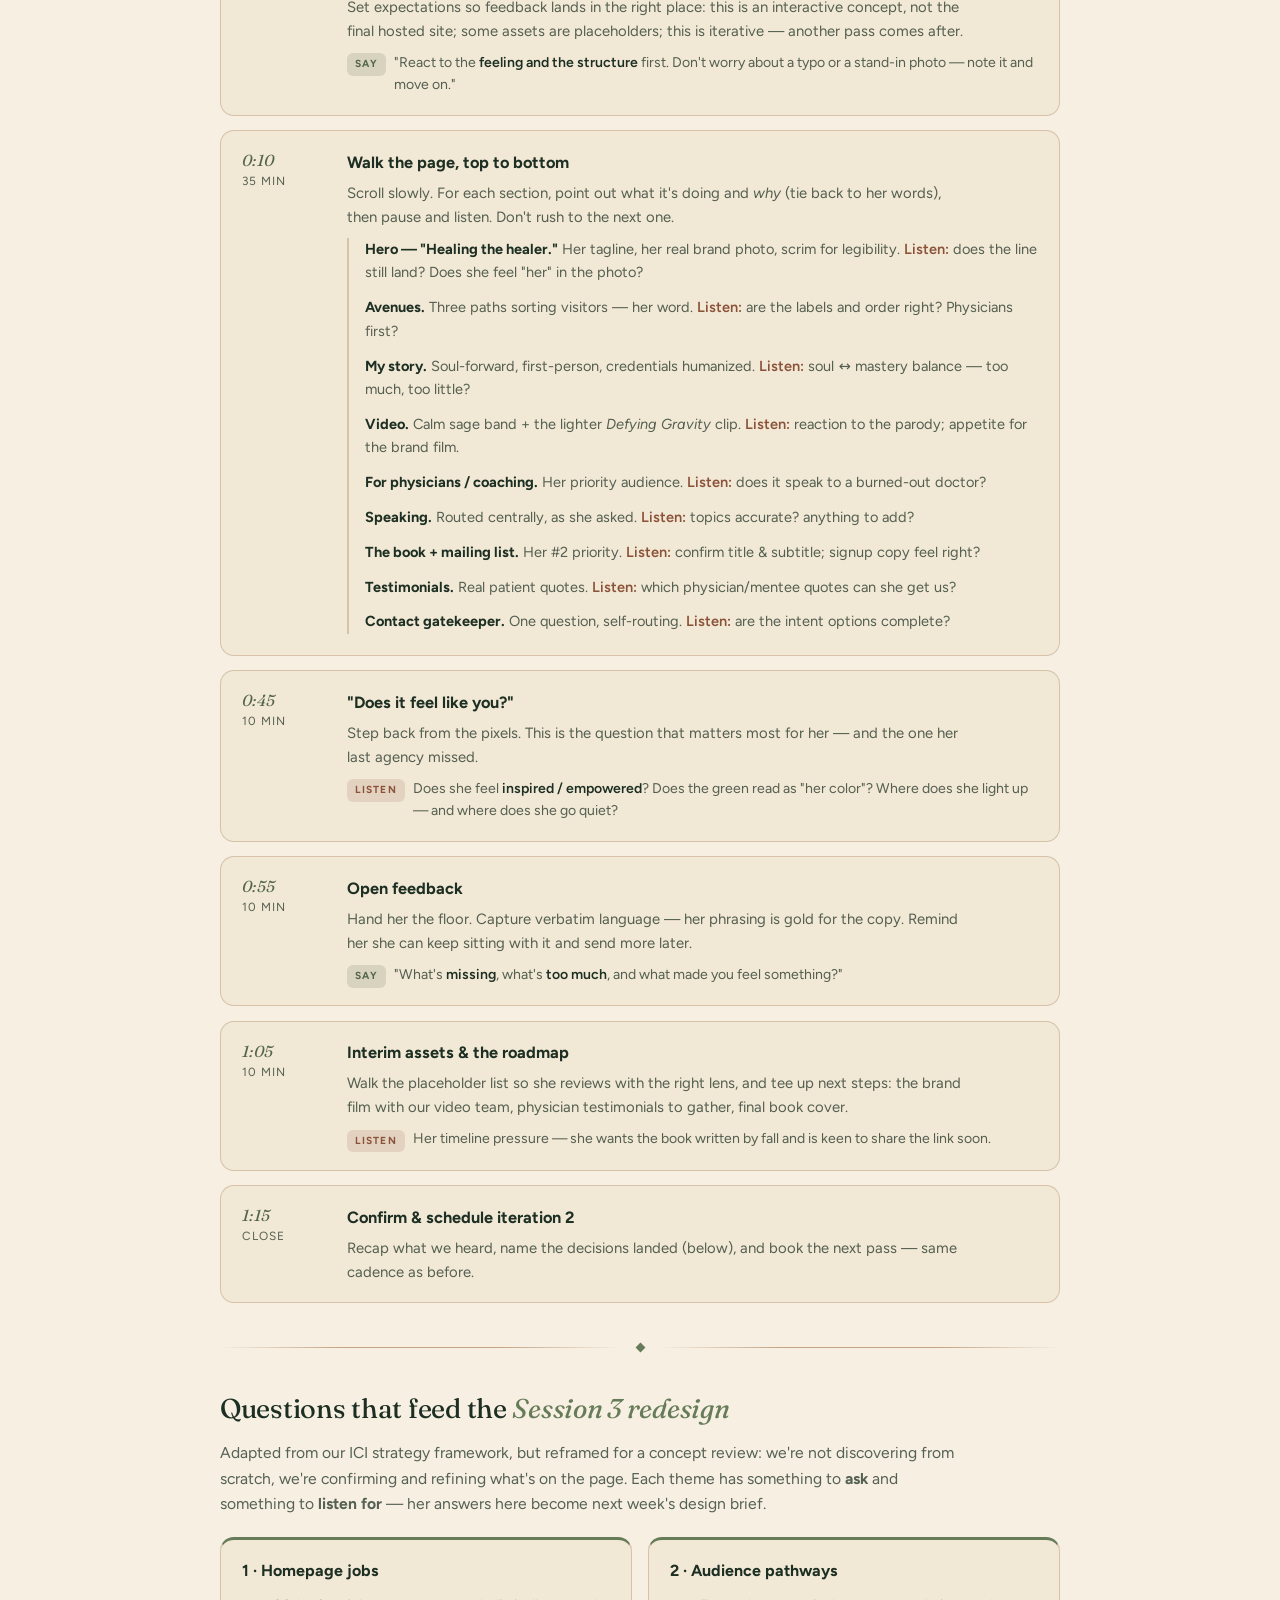
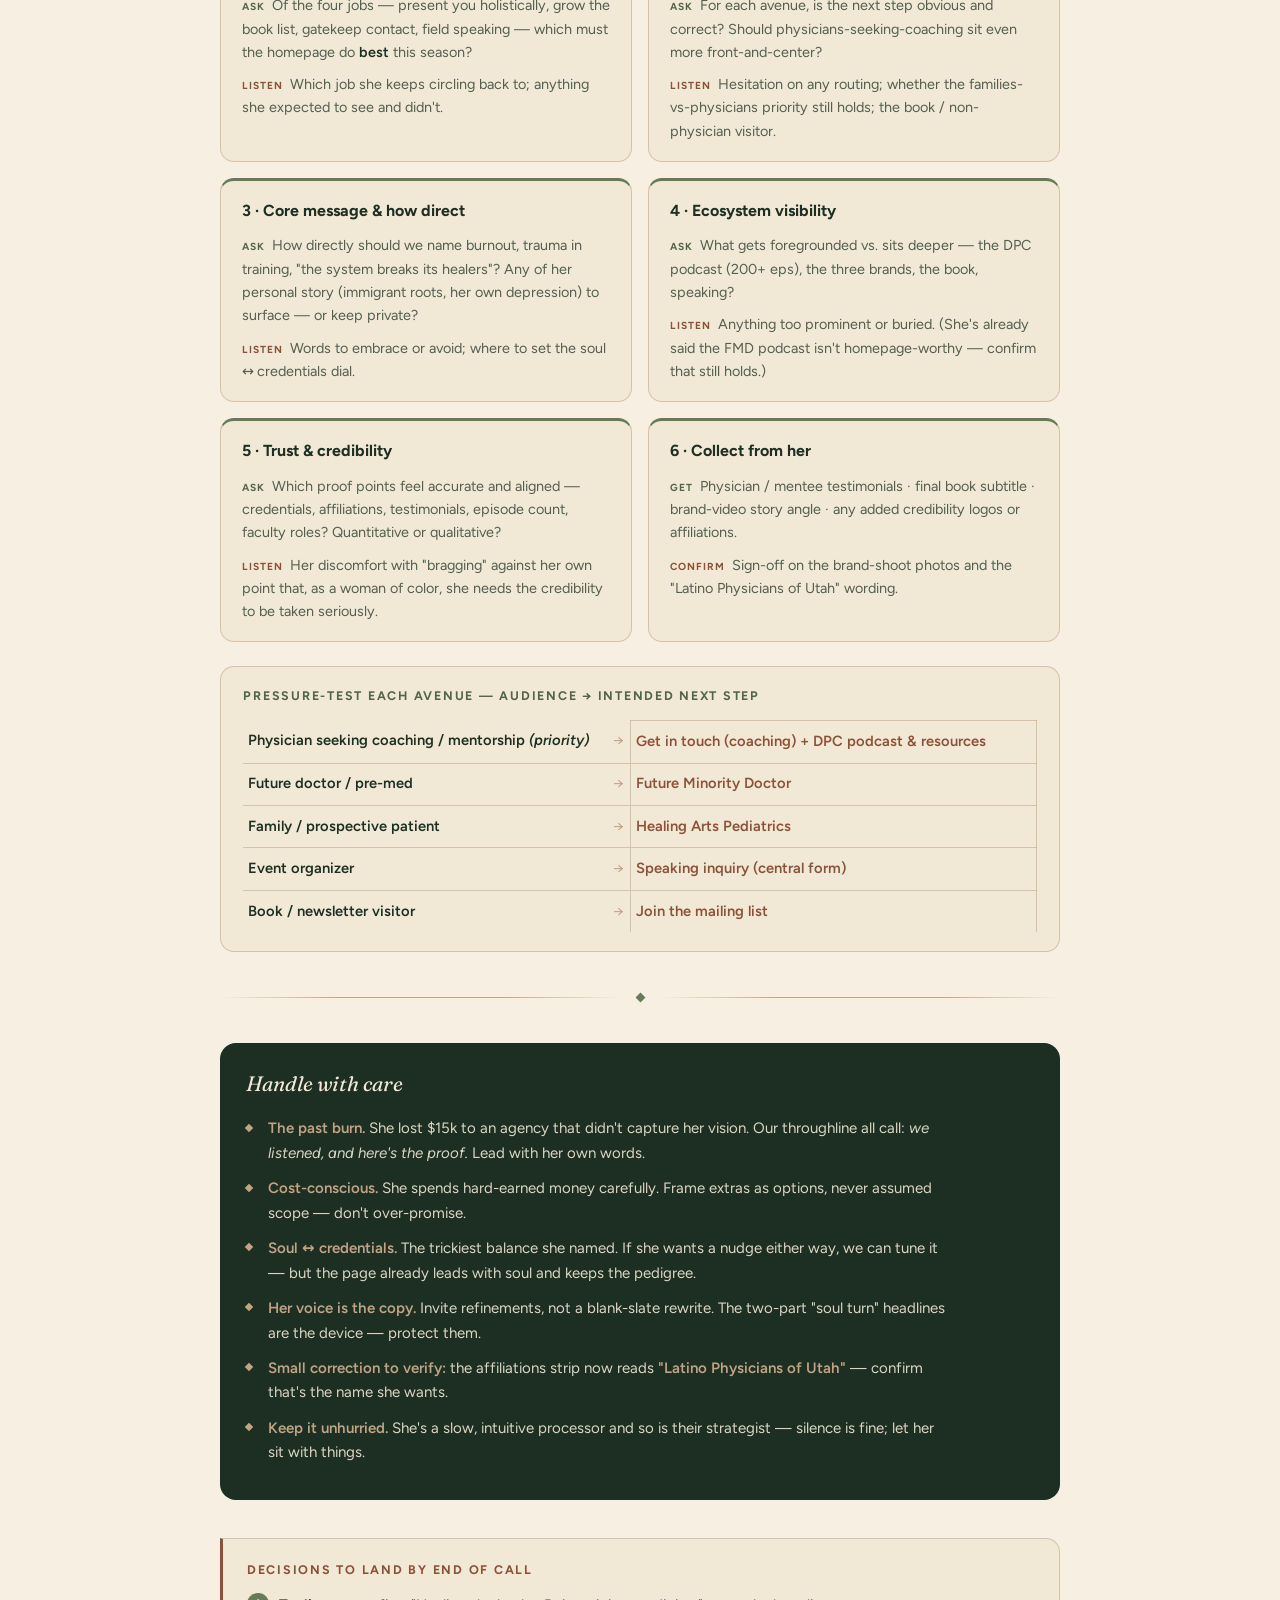
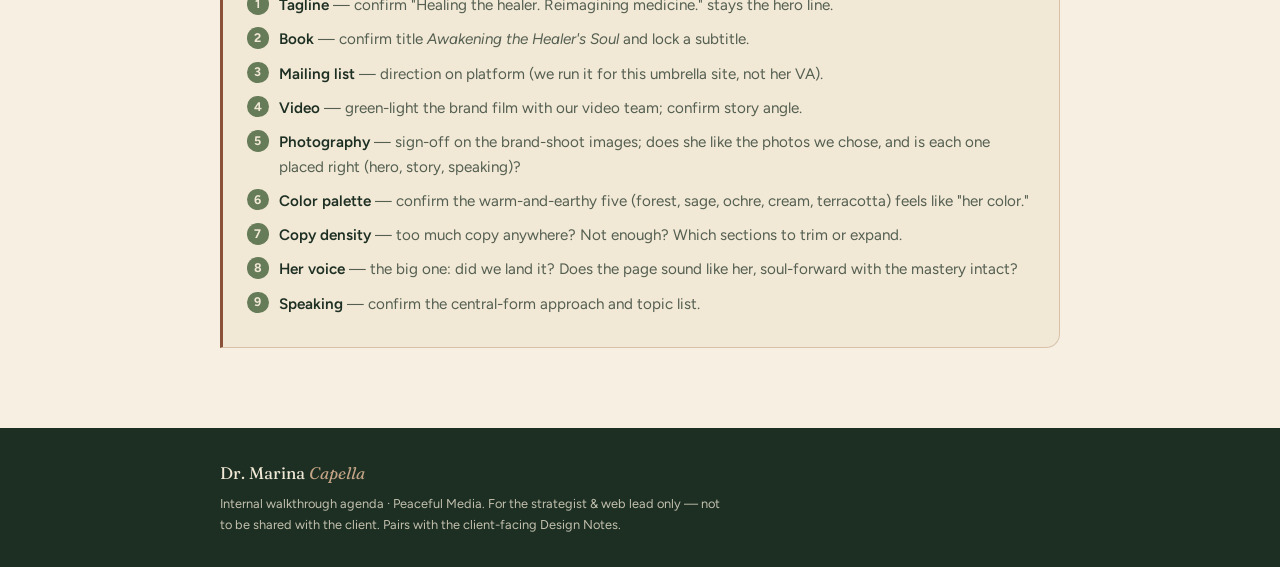
<file: Call-Agenda.html>
<!DOCTYPE html>
<html lang="en">
<head>
<meta charset="UTF-8">
<link rel="icon" type="image/svg+xml" href="[data-uri]">
<meta name="viewport" content="width=device-width, initial-scale=1.0">
<title>Homepage Walkthrough — Internal Agenda · Dr. Marina Capella</title>
<link rel="preconnect" href="https://fonts.googleapis.com">
<link rel="preconnect" href="https://fonts.gstatic.com" crossorigin>
<link href="https://fonts.googleapis.com/css2?family=Fraunces:ital,opsz,wght@0,9..144,300..700;1,9..144,300..700&family=Figtree:ital,wght@0,300..700;1,300..700&display=swap" rel="stylesheet">
<style>
  :root{
    --forest:#1C2F22;
    --forest-soft:rgba(28,47,34,.74);
    --sage:#667B57;
    --sage-deep:#526547;
    --ochre:#C2A385;
    --cream:#EADCC9;
    --cream-card:#F2E8D6;
    --on-dark:#F2E8D6;
    --cta:#8A5238;
    --line:rgba(194,163,133,.55);
    --paper:#F6EFE2;
    --max:920px;
  }
  *{margin:0;padding:0;box-sizing:border-box}
  body{
    font-family:'Figtree',system-ui,sans-serif;
    color:var(--forest);
    background:var(--paper);
    line-height:1.62;
    font-size:16px;
    -webkit-font-smoothing:antialiased;
  }
  .sheet{max-width:var(--max);margin:0 auto;padding:0 clamp(22px,5vw,40px)}

  /* ---------- masthead — sage, to read as INTERNAL, distinct from client doc ---------- */
  .masthead{
    background:var(--sage-deep);color:var(--on-dark);
    padding:clamp(2.6rem,6vw,4rem) 0 clamp(2.2rem,5vw,3.2rem);
  }
  .internal-flag{
    display:inline-flex;align-items:center;gap:.6rem;
    font-size:.72rem;letter-spacing:.2em;text-transform:uppercase;font-weight:700;
    color:var(--forest);background:var(--ochre);
    padding:.4rem .85rem;border-radius:999px;margin-bottom:1.4rem;
  }
  .masthead h1{
    font-family:'Fraunces',serif;font-weight:380;line-height:1.1;
    font-size:clamp(2rem,4.4vw,3rem);color:var(--on-dark);letter-spacing:-0.01em;
    margin-bottom:1rem;text-wrap:balance;
  }
  .masthead h1 em{font-style:italic;color:var(--ochre)}
  .masthead .standfirst{font-size:1.04rem;color:rgba(242,232,214,.88);max-width:62ch}
  .masthead .meta{
    margin-top:1.9rem;padding-top:1.4rem;
    border-top:1px solid rgba(242,232,214,.22);
    display:grid;grid-template-columns:repeat(auto-fit,minmax(190px,1fr));gap:.7rem 2rem;
    font-size:.88rem;color:rgba(242,232,214,.8);
  }
  .masthead .meta b{color:var(--on-dark);font-weight:600;display:block;font-size:.72rem;letter-spacing:.14em;text-transform:uppercase;margin-bottom:.15rem;color:var(--ochre)}

  main{padding:clamp(2.4rem,5vw,3.6rem) 0 4rem}

  h2{
    font-family:'Fraunces',serif;font-weight:440;line-height:1.16;
    font-size:clamp(1.35rem,2.6vw,1.7rem);letter-spacing:-0.01em;
    margin:0 0 1rem;text-wrap:balance;
  }
  h2 em{font-style:italic;color:var(--sage)}

  .block{margin-bottom:2.6rem}

  /* two-up panels: expecting / prep */
  .cols{display:grid;grid-template-columns:1fr 1fr;gap:1.1rem;margin-bottom:2.6rem}
  @media (max-width:720px){.cols{grid-template-columns:1fr}}
  .panel{
    background:var(--cream-card);border:1px solid var(--line);border-radius:14px;
    padding:1.2rem 1.4rem;
  }
  .panel.expect{border-top:3px solid var(--sage)}
  .panel.prep{border-top:3px solid var(--ochre)}
  .panel h3{
    font-family:'Figtree',sans-serif;font-weight:700;font-size:.78rem;
    letter-spacing:.14em;text-transform:uppercase;color:var(--sage-deep);margin-bottom:.7rem;
  }
  .panel ul{list-style:none}
  .panel li{position:relative;padding-left:1.3rem;margin-bottom:.5rem;font-size:.93rem;color:var(--forest-soft)}
  .panel li::before{content:"";position:absolute;left:0;top:.55em;width:6px;height:6px;background:var(--sage);transform:rotate(45deg)}
  .panel li b{color:var(--forest);font-weight:600}

  /* run of show */
  .run-head{display:flex;align-items:baseline;justify-content:space-between;gap:1rem;margin-bottom:1.2rem;flex-wrap:wrap}
  .run-head .tot{font-size:.85rem;color:var(--forest-soft);font-variant-numeric:tabular-nums}
  .run{display:flex;flex-direction:column;gap:.9rem}
  .item{
    display:grid;grid-template-columns:88px 1fr;gap:1.1rem;
    background:var(--cream-card);border:1px solid var(--line);border-radius:14px;
    padding:1.1rem 1.3rem;
  }
  @media (max-width:560px){.item{grid-template-columns:1fr;gap:.5rem}}
  .item .when{
    font-family:'Fraunces',serif;font-style:italic;color:var(--sage-deep);
    font-size:1rem;line-height:1.3;padding-top:.1rem;
  }
  .item .when .dur{display:block;font-family:'Figtree',sans-serif;font-style:normal;font-size:.74rem;letter-spacing:.08em;text-transform:uppercase;color:var(--forest-soft);margin-top:.2rem}
  .item .what h4{
    font-family:'Figtree',sans-serif;font-weight:700;font-size:1.02rem;color:var(--forest);margin-bottom:.35rem;
  }
  .item .what p{font-size:.93rem;color:var(--forest-soft);margin-bottom:.55rem;max-width:62ch}
  .item .what p:last-child{margin-bottom:0}
  .cue{font-size:.88rem;color:var(--forest-soft);display:flex;gap:.5rem;margin-top:.4rem}
  .cue .tag{
    flex:none;font-size:.64rem;letter-spacing:.1em;text-transform:uppercase;font-weight:700;
    padding:.18rem .5rem;border-radius:6px;height:fit-content;margin-top:.1rem;
  }
  .cue.say .tag{background:rgba(82,101,71,.16);color:var(--sage-deep)}
  .cue.listen .tag{background:rgba(138,82,56,.14);color:var(--cta)}
  .cue b{color:var(--forest);font-weight:600}

  /* sub-walk list inside the big walkthrough item */
  .walk{list-style:none;margin:.5rem 0 .2rem;border-left:2px solid var(--line);padding-left:1rem}
  .walk li{margin-bottom:.7rem;font-size:.91rem;color:var(--forest-soft)}
  .walk li:last-child{margin-bottom:0}
  .walk .sec{font-weight:700;color:var(--forest);font-family:'Figtree',sans-serif}
  .walk .lst{color:var(--cta);font-weight:600}

  .divider{display:flex;align-items:center;gap:1rem;margin:2.6rem 0}
  .divider::before,.divider::after{content:"";flex:1;height:1px;background:linear-gradient(90deg,transparent,var(--ochre) 30%,var(--ochre) 70%,transparent)}
  .divider span{width:7px;height:7px;background:var(--sage);transform:rotate(45deg);flex:none}

  /* care + decisions */
  .care{
    background:var(--forest);color:rgba(242,232,214,.9);border-radius:16px;
    padding:1.5rem 1.6rem;margin-bottom:2.4rem;
  }
  .care h3{font-family:'Fraunces',serif;font-style:italic;font-weight:400;font-size:1.3rem;color:var(--on-dark);margin-bottom:1rem}
  .care ul{list-style:none}
  .care li{position:relative;padding-left:1.4rem;margin-bottom:.7rem;font-size:.94rem;max-width:70ch}
  .care li::before{content:"";position:absolute;left:0;top:.55em;width:6px;height:6px;background:var(--ochre);transform:rotate(45deg)}
  .care li b{color:var(--ochre);font-weight:600}

  /* intended-outcome arc */
  .outcome{margin-bottom:2.6rem}
  .outcome p.intro{font-size:1rem;color:var(--forest-soft);max-width:72ch;margin-bottom:1.3rem}
  .arc{display:grid;grid-template-columns:repeat(3,1fr);gap:.9rem}
  @media (max-width:640px){.arc{grid-template-columns:1fr}}
  .step{background:var(--cream-card);border:1px solid var(--line);border-radius:14px;padding:1.05rem 1.25rem}
  .step.done{opacity:.72}
  .step.now{border-top:3px solid var(--cta);box-shadow:0 14px 32px rgba(28,47,34,.12)}
  .step .s-lbl{font-size:.7rem;letter-spacing:.16em;text-transform:uppercase;font-weight:700;color:var(--sage-deep);margin-bottom:.45rem;display:flex;align-items:center;gap:.55rem;flex-wrap:wrap}
  .step.done .s-lbl{color:var(--forest-soft)}
  .step .here{font-size:.6rem;letter-spacing:.06em;background:var(--cta);color:var(--on-dark);padding:.14rem .5rem;border-radius:6px}
  .step p{font-size:.9rem;color:var(--forest-soft);margin:0;max-width:none}
  .step p b{color:var(--forest);font-weight:600}

  /* questions that feed the next design */
  .qset .intro{font-size:.98rem;color:var(--forest-soft);max-width:74ch;margin-bottom:1.3rem}
  .qgrid{display:grid;grid-template-columns:1fr 1fr;gap:1rem;margin-bottom:1.5rem}
  @media(max-width:720px){.qgrid{grid-template-columns:1fr}}
  .qcard{background:var(--cream-card);border:1px solid var(--line);border-radius:14px;border-top:3px solid var(--sage);padding:1.1rem 1.3rem}
  .qcard h3{font-family:'Figtree',sans-serif;font-weight:700;font-size:1rem;color:var(--forest);margin-bottom:.65rem}
  .qcard p{font-size:.9rem;margin-bottom:.55rem;color:var(--forest-soft);max-width:none}
  .qcard p:last-child{margin-bottom:0}
  .qcard p b.k{font-size:.64rem;letter-spacing:.1em;text-transform:uppercase;font-weight:700;display:inline-block;margin-right:.45rem}
  .qcard p.ask b.k{color:var(--sage-deep)}
  .qcard p.hear b.k{color:var(--cta)}
  .qcard p b{color:var(--forest);font-weight:600}
  .routes{background:var(--cream-card);border:1px solid var(--line);border-radius:14px;padding:1.2rem 1.4rem}
  .routes h3{font-family:'Figtree',sans-serif;font-weight:700;font-size:.78rem;letter-spacing:.14em;text-transform:uppercase;color:var(--sage-deep);margin-bottom:.85rem}
  .routes table{width:100%;border-collapse:collapse;font-size:.92rem}
  .routes td{padding:.55rem .3rem;border-bottom:1px solid var(--line);vertical-align:top}
  .routes tr:last-child td{border-bottom:none}
  .routes td.aud{font-weight:600;color:var(--forest);width:46%;padding-right:1rem}
  .routes td.arrow{color:var(--ochre);width:1.4rem;text-align:center}
  .routes td.step{color:var(--cta);font-weight:600}

  .decisions{background:var(--cream-card);border:1px solid var(--line);border-left:3px solid var(--cta);border-radius:0 14px 14px 0;padding:1.3rem 1.5rem}
  .decisions h3{font-family:'Figtree',sans-serif;font-weight:700;font-size:.78rem;letter-spacing:.14em;text-transform:uppercase;color:var(--cta);margin-bottom:.8rem}
  .decisions ol{list-style:none;counter-reset:d}
  .decisions li{position:relative;padding-left:2rem;margin-bottom:.6rem;font-size:.95rem;color:var(--forest-soft)}
  .decisions li::before{counter-increment:d;content:counter(d);position:absolute;left:0;top:0;width:1.35rem;height:1.35rem;border-radius:50%;background:var(--sage);color:var(--on-dark);font-size:.78rem;font-weight:700;display:flex;align-items:center;justify-content:center;font-family:'Figtree',sans-serif}
  .decisions li b{color:var(--forest);font-weight:600}

  footer.doc-foot{background:var(--forest);color:rgba(242,232,214,.78);padding:2rem 0;font-size:.82rem;margin-top:1rem}
  footer.doc-foot .logo{font-family:'Fraunces',serif;font-size:1.05rem;color:var(--on-dark)}
  footer.doc-foot .logo em{font-style:italic;color:var(--ochre)}
  footer.doc-foot p{margin-top:.45rem;max-width:64ch;font-size:.8rem}

  @media print{
    body{background:#fff;font-size:10.5pt}
    .masthead{background:var(--sage-deep)!important;-webkit-print-color-adjust:exact;print-color-adjust:exact}
    .panel,.item,.care,.decisions,footer.doc-foot,.internal-flag{-webkit-print-color-adjust:exact;print-color-adjust:exact}
    .item,.block,.care,.decisions{break-inside:avoid}
  }
</style>
</head>
<body>

<header class="masthead">
  <div class="sheet">
    <div class="internal-flag">Internal facilitation guide · not for the client</div>
    <h1>Homepage walkthrough — <em>run of show</em></h1>
    <p class="standfirst">Our script for presenting Marina's homepage concept live and pulling the right feedback. This is Roadmap call #2 — the one we promised in discovery, where she clicks through an interactive version and we go a level deeper.</p>
    <div class="meta">
      <span><b>Call</b>Roadmap #2 · Homepage walkthrough</span>
      <span><b>With</b>Dr. Marina Capella</span>
      <span><b>Us</b>Strategy lead (Sable) + web (Nicki)</span>
      <span><b>Slot</b>90 min on Zoom · screen-share</span>
    </div>
  </div>
</header>

<main>
  <div class="sheet">

    <div class="outcome">
      <h2>Intended outcome</h2>
      <p class="intro">Session 1 gave us a shared strategic foundation for the homepage — so <b>this session</b> can focus on reviewing the website concept and making sure it aligns with the goals and strategy we set in Session 1. Session 3 is the final concept review and a discussion of next steps to implement.</p>
      <div class="arc">
        <div class="step done">
          <div class="s-lbl">Session 1 · Done</div>
          <p>Deep discovery — voice, audiences, the three avenues, and the strategic foundation for the homepage.</p>
        </div>
        <div class="step now">
          <div class="s-lbl">Session 2 <span class="here">We are here</span></div>
          <p><b>Review the website concept</b> and confirm it aligns with the goals and strategy from Session 1.</p>
        </div>
        <div class="step">
          <div class="s-lbl">Session 3 · Next</div>
          <p>Final concept review and a discussion of next steps to implement.</p>
        </div>
      </div>
    </div>

    <div class="cols">
      <div class="panel expect">
        <h3>What Marina is expecting</h3>
        <ul>
          <li>A <b>live, clickable homepage</b> — not WordPress yet, an interactive concept she can scroll and click.</li>
          <li>To go a <b>level deeper into granularity</b> than the discovery call.</li>
          <li>That she <b>doesn't have to give all her feedback at once</b> — we told her she can sit with it after.</li>
          <li>A <b>calm, soul-forward presence</b> that feels like her — she's wary after being burned by a past agency.</li>
          <li>To leave <b>inspired and empowered</b> — the feeling she said she wants visitors to have.</li>
        </ul>
      </div>
      <div class="panel prep">
        <h3>Before we dial in</h3>
        <ul>
          <li>Staging loaded &amp; warm: <b>mc.peacefuldesign.com</b> — and the share screen ready on the hero.</li>
          <li>Have the <b>client Design Notes</b> open in case she wants the "why" behind a choice.</li>
          <li>Know the <b>asset status</b> cold: photos in, video interim, testimonials partial, book cover a concept.</li>
          <li>Keep <b>her own words</b> handy ("avenues", "healing the healer", "more soul") — mirror her language.</li>
          <li>Confirm we won't run WordPress/CRM through her VA — <b>her team keeps that</b>; we handle this umbrella site's list.</li>
        </ul>
      </div>
    </div>

    <div class="block">
      <div class="run-head">
        <h2>Run of show</h2>
        <span class="tot">~75 min of 90 · leave air to breathe</span>
      </div>

      <div class="run">

        <div class="item">
          <div class="when">0:00<span class="dur">5 min</span></div>
          <div class="what">
            <h4>Reconnect, warmly</h4>
            <p>She's coming meeting-to-meeting on a non-clinical day. Keep it human for a beat before screens go up — this is a relationship, not a demo.</p>
            <div class="cue say"><span class="tag">Say</span><span><b>"Before we dive in — we built this entirely from what you told us. You'll recognize a lot of your own words."</b> Sets the frame: she was heard.</span></div>
          </div>
        </div>

        <div class="item">
          <div class="when">0:05<span class="dur">5 min</span></div>
          <div class="what">
            <h4>Frame what she's looking at</h4>
            <p>Set expectations so feedback lands in the right place: this is an interactive concept, not the final hosted site; some assets are placeholders; this is iterative — another pass comes after.</p>
            <div class="cue say"><span class="tag">Say</span><span>"React to the <b>feeling and the structure</b> first. Don't worry about a typo or a stand-in photo — note it and move on."</span></div>
          </div>
        </div>

        <div class="item">
          <div class="when">0:10<span class="dur">35 min</span></div>
          <div class="what">
            <h4>Walk the page, top to bottom</h4>
            <p>Scroll slowly. For each section, point out what it's doing and <em>why</em> (tie back to her words), then pause and listen. Don't rush to the next one.</p>
            <ul class="walk">
              <li><span class="sec">Hero — "Healing the healer."</span> Her tagline, her real brand photo, scrim for legibility. <span class="lst">Listen:</span> does the line still land? Does she feel "her" in the photo?</li>
              <li><span class="sec">Avenues.</span> Three paths sorting visitors — her word. <span class="lst">Listen:</span> are the labels and order right? Physicians first?</li>
              <li><span class="sec">My story.</span> Soul-forward, first-person, credentials humanized. <span class="lst">Listen:</span> soul ↔ mastery balance — too much, too little?</li>
              <li><span class="sec">Video.</span> Calm sage band + the lighter <em>Defying Gravity</em> clip. <span class="lst">Listen:</span> reaction to the parody; appetite for the brand film.</li>
              <li><span class="sec">For physicians / coaching.</span> Her priority audience. <span class="lst">Listen:</span> does it speak to a burned-out doctor?</li>
              <li><span class="sec">Speaking.</span> Routed centrally, as she asked. <span class="lst">Listen:</span> topics accurate? anything to add?</li>
              <li><span class="sec">The book + mailing list.</span> Her #2 priority. <span class="lst">Listen:</span> confirm title &amp; subtitle; signup copy feel right?</li>
              <li><span class="sec">Testimonials.</span> Real patient quotes. <span class="lst">Listen:</span> which physician/mentee quotes can she get us?</li>
              <li><span class="sec">Contact gatekeeper.</span> One question, self-routing. <span class="lst">Listen:</span> are the intent options complete?</li>
            </ul>
          </div>
        </div>

        <div class="item">
          <div class="when">0:45<span class="dur">10 min</span></div>
          <div class="what">
            <h4>"Does it feel like you?"</h4>
            <p>Step back from the pixels. This is the question that matters most for her — and the one her last agency missed.</p>
            <div class="cue listen"><span class="tag">Listen</span><span>Does she feel <b>inspired / empowered</b>? Does the green read as "her color"? Where does she light up — and where does she go quiet?</span></div>
          </div>
        </div>

        <div class="item">
          <div class="when">0:55<span class="dur">10 min</span></div>
          <div class="what">
            <h4>Open feedback</h4>
            <p>Hand her the floor. Capture verbatim language — her phrasing is gold for the copy. Remind her she can keep sitting with it and send more later.</p>
            <div class="cue say"><span class="tag">Say</span><span>"What's <b>missing</b>, what's <b>too much</b>, and what made you feel something?"</span></div>
          </div>
        </div>

        <div class="item">
          <div class="when">1:05<span class="dur">10 min</span></div>
          <div class="what">
            <h4>Interim assets &amp; the roadmap</h4>
            <p>Walk the placeholder list so she reviews with the right lens, and tee up next steps: the brand film with our video team, physician testimonials to gather, final book cover.</p>
            <div class="cue listen"><span class="tag">Listen</span><span>Her timeline pressure — she wants the book written by fall and is keen to share the link soon.</span></div>
          </div>
        </div>

        <div class="item">
          <div class="when">1:15<span class="dur">close</span></div>
          <div class="what">
            <h4>Confirm &amp; schedule iteration 2</h4>
            <p>Recap what we heard, name the decisions landed (below), and book the next pass — same cadence as before.</p>
          </div>
        </div>

      </div>
    </div>

    <div class="divider"><span></span></div>

    <div class="block qset">
      <h2>Questions that feed the <em>Session&nbsp;3 redesign</em></h2>
      <p class="intro">Adapted from our ICI strategy framework, but reframed for a concept review: we're not discovering from scratch, we're confirming and refining what's on the page. Each theme has something to <b>ask</b> and something to <b>listen for</b> — her answers here become next week's design brief.</p>
      <div class="qgrid">
        <div class="qcard">
          <h3>1 · Homepage jobs</h3>
          <p class="ask"><b class="k">Ask</b>Of the four jobs — present you holistically, grow the book list, gatekeep contact, field speaking — which must the homepage do <b>best</b> this season?</p>
          <p class="hear"><b class="k">Listen</b>Which job she keeps circling back to; anything she expected to see and didn't.</p>
        </div>
        <div class="qcard">
          <h3>2 · Audience pathways</h3>
          <p class="ask"><b class="k">Ask</b>For each avenue, is the next step obvious and correct? Should physicians-seeking-coaching sit even more front-and-center?</p>
          <p class="hear"><b class="k">Listen</b>Hesitation on any routing; whether the families-vs-physicians priority still holds; the book / non-physician visitor.</p>
        </div>
        <div class="qcard">
          <h3>3 · Core message &amp; how direct</h3>
          <p class="ask"><b class="k">Ask</b>How directly should we name burnout, trauma in training, "the system breaks its healers"? Any of her personal story (immigrant roots, her own depression) to surface — or keep private?</p>
          <p class="hear"><b class="k">Listen</b>Words to embrace or avoid; where to set the soul ↔ credentials dial.</p>
        </div>
        <div class="qcard">
          <h3>4 · Ecosystem visibility</h3>
          <p class="ask"><b class="k">Ask</b>What gets foregrounded vs. sits deeper — the DPC podcast (200+ eps), the three brands, the book, speaking?</p>
          <p class="hear"><b class="k">Listen</b>Anything too prominent or buried. (She's already said the FMD podcast isn't homepage-worthy — confirm that still holds.)</p>
        </div>
        <div class="qcard">
          <h3>5 · Trust &amp; credibility</h3>
          <p class="ask"><b class="k">Ask</b>Which proof points feel accurate and aligned — credentials, affiliations, testimonials, episode count, faculty roles? Quantitative or qualitative?</p>
          <p class="hear"><b class="k">Listen</b>Her discomfort with "bragging" against her own point that, as a woman of color, she needs the credibility to be taken seriously.</p>
        </div>
        <div class="qcard">
          <h3>6 · Collect from her</h3>
          <p class="ask"><b class="k">Get</b>Physician / mentee testimonials · final book subtitle · brand-video story angle · any added credibility logos or affiliations.</p>
          <p class="hear"><b class="k">Confirm</b>Sign-off on the brand-shoot photos and the "Latino Physicians of Utah" wording.</p>
        </div>
      </div>
      <div class="routes">
        <h3>Pressure-test each avenue — audience → intended next step</h3>
        <table>
          <tbody>
            <tr><td class="aud">Physician seeking coaching / mentorship <em>(priority)</em></td><td class="arrow">→</td><td class="step">Get in touch (coaching) + DPC podcast &amp; resources</td></tr>
            <tr><td class="aud">Future doctor / pre-med</td><td class="arrow">→</td><td class="step">Future Minority Doctor</td></tr>
            <tr><td class="aud">Family / prospective patient</td><td class="arrow">→</td><td class="step">Healing Arts Pediatrics</td></tr>
            <tr><td class="aud">Event organizer</td><td class="arrow">→</td><td class="step">Speaking inquiry (central form)</td></tr>
            <tr><td class="aud">Book / newsletter visitor</td><td class="arrow">→</td><td class="step">Join the mailing list</td></tr>
          </tbody>
        </table>
      </div>
    </div>

    <div class="divider"><span></span></div>

    <div class="care">
      <h3>Handle with care</h3>
      <ul>
        <li><b>The past burn.</b> She lost $15k to an agency that didn't capture her vision. Our throughline all call: <em>we listened, and here's the proof.</em> Lead with her own words.</li>
        <li><b>Cost-conscious.</b> She spends hard-earned money carefully. Frame extras as options, never assumed scope — don't over-promise.</li>
        <li><b>Soul ↔ credentials.</b> The trickiest balance she named. If she wants a nudge either way, we can tune it — but the page already leads with soul and keeps the pedigree.</li>
        <li><b>Her voice is the copy.</b> Invite refinements, not a blank-slate rewrite. The two-part "soul turn" headlines are the device — protect them.</li>
        <li><b>Small correction to verify:</b> the affiliations strip now reads <b>"Latino Physicians of Utah"</b> — confirm that's the name she wants.</li>
        <li><b>Keep it unhurried.</b> She's a slow, intuitive processor and so is their strategist — silence is fine; let her sit with things.</li>
      </ul>
    </div>

    <div class="decisions">
      <h3>Decisions to land by end of call</h3>
      <ol>
        <li><b>Tagline</b> — confirm "Healing the healer. Reimagining medicine." stays the hero line.</li>
        <li><b>Book</b> — confirm title <em>Awakening the Healer's Soul</em> and lock a subtitle.</li>
        <li><b>Mailing list</b> — direction on platform (we run it for this umbrella site, not her VA).</li>
        <li><b>Video</b> — green-light the brand film with our video team; confirm story angle.</li>
        <li><b>Photography</b> — sign-off on the brand-shoot images; does she like the photos we chose, and is each one placed right (hero, story, speaking)?</li>
        <li><b>Color palette</b> — confirm the warm-and-earthy five (forest, sage, ochre, cream, terracotta) feels like "her color."</li>
        <li><b>Copy density</b> — too much copy anywhere? Not enough? Which sections to trim or expand.</li>
        <li><b>Her voice</b> — the big one: did we land it? Does the page sound like her, soul-forward with the mastery intact?</li>
        <li><b>Speaking</b> — confirm the central-form approach and topic list.</li>
      </ol>
    </div>

  </div>
</main>

<footer class="doc-foot">
  <div class="sheet">
    <div class="logo">Dr. Marina <em>Capella</em></div>
    <p>Internal walkthrough agenda · Peaceful Media. For the strategist &amp; web lead only — not to be shared with the client. Pairs with the client-facing Design Notes.</p>
  </div>
</footer>

</body>
</html>
</file>
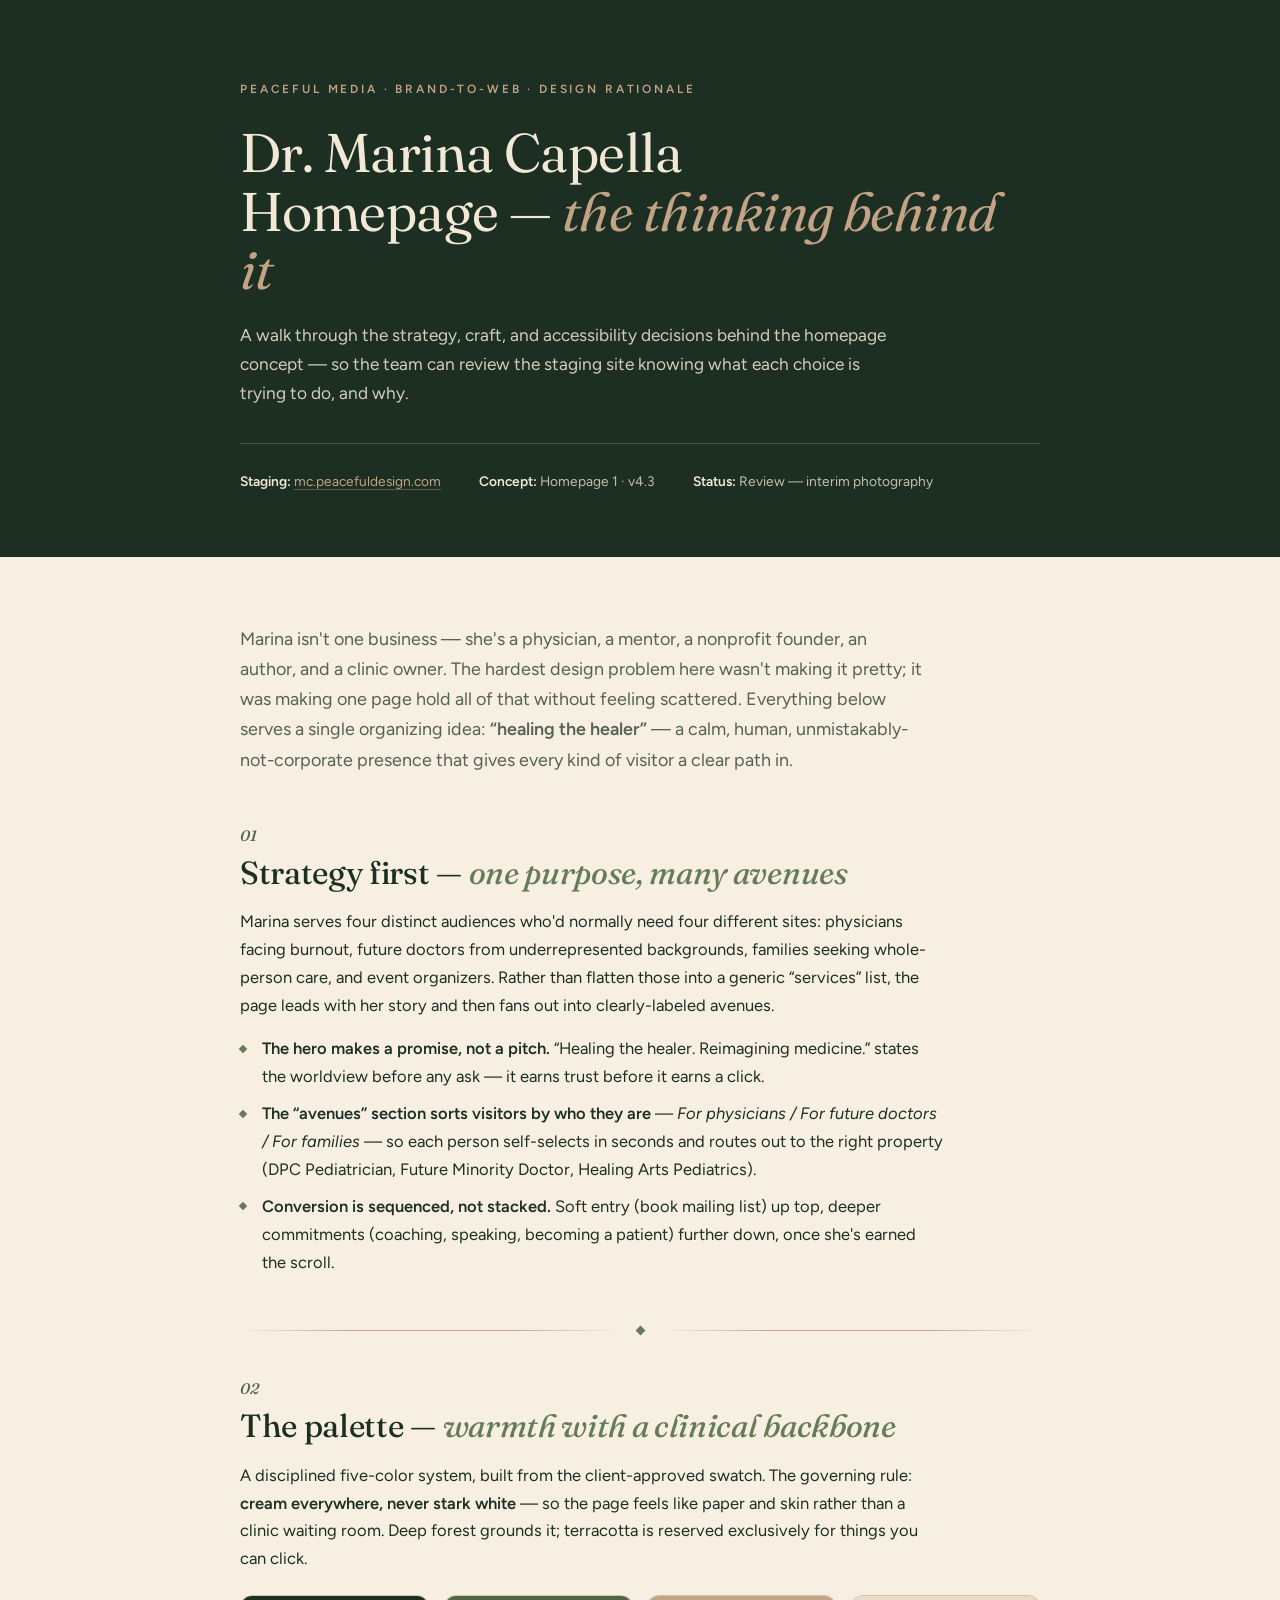
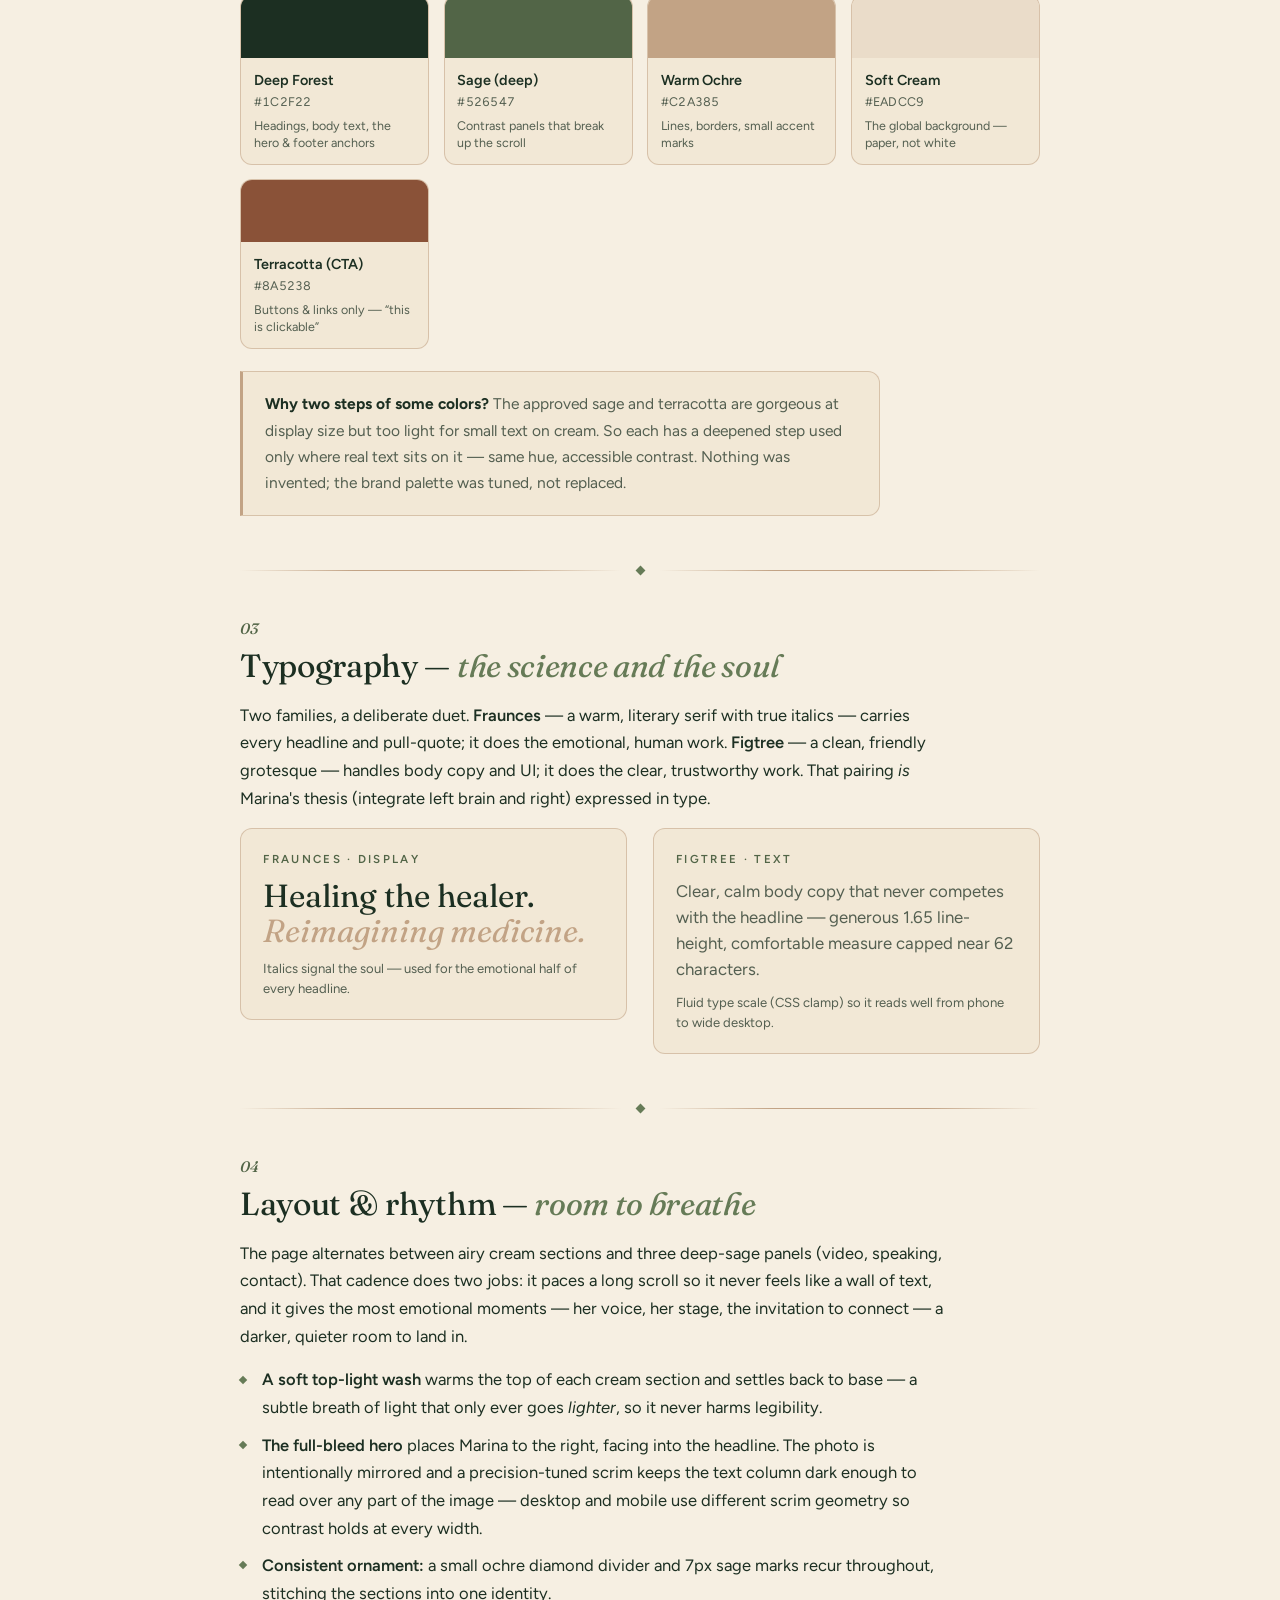
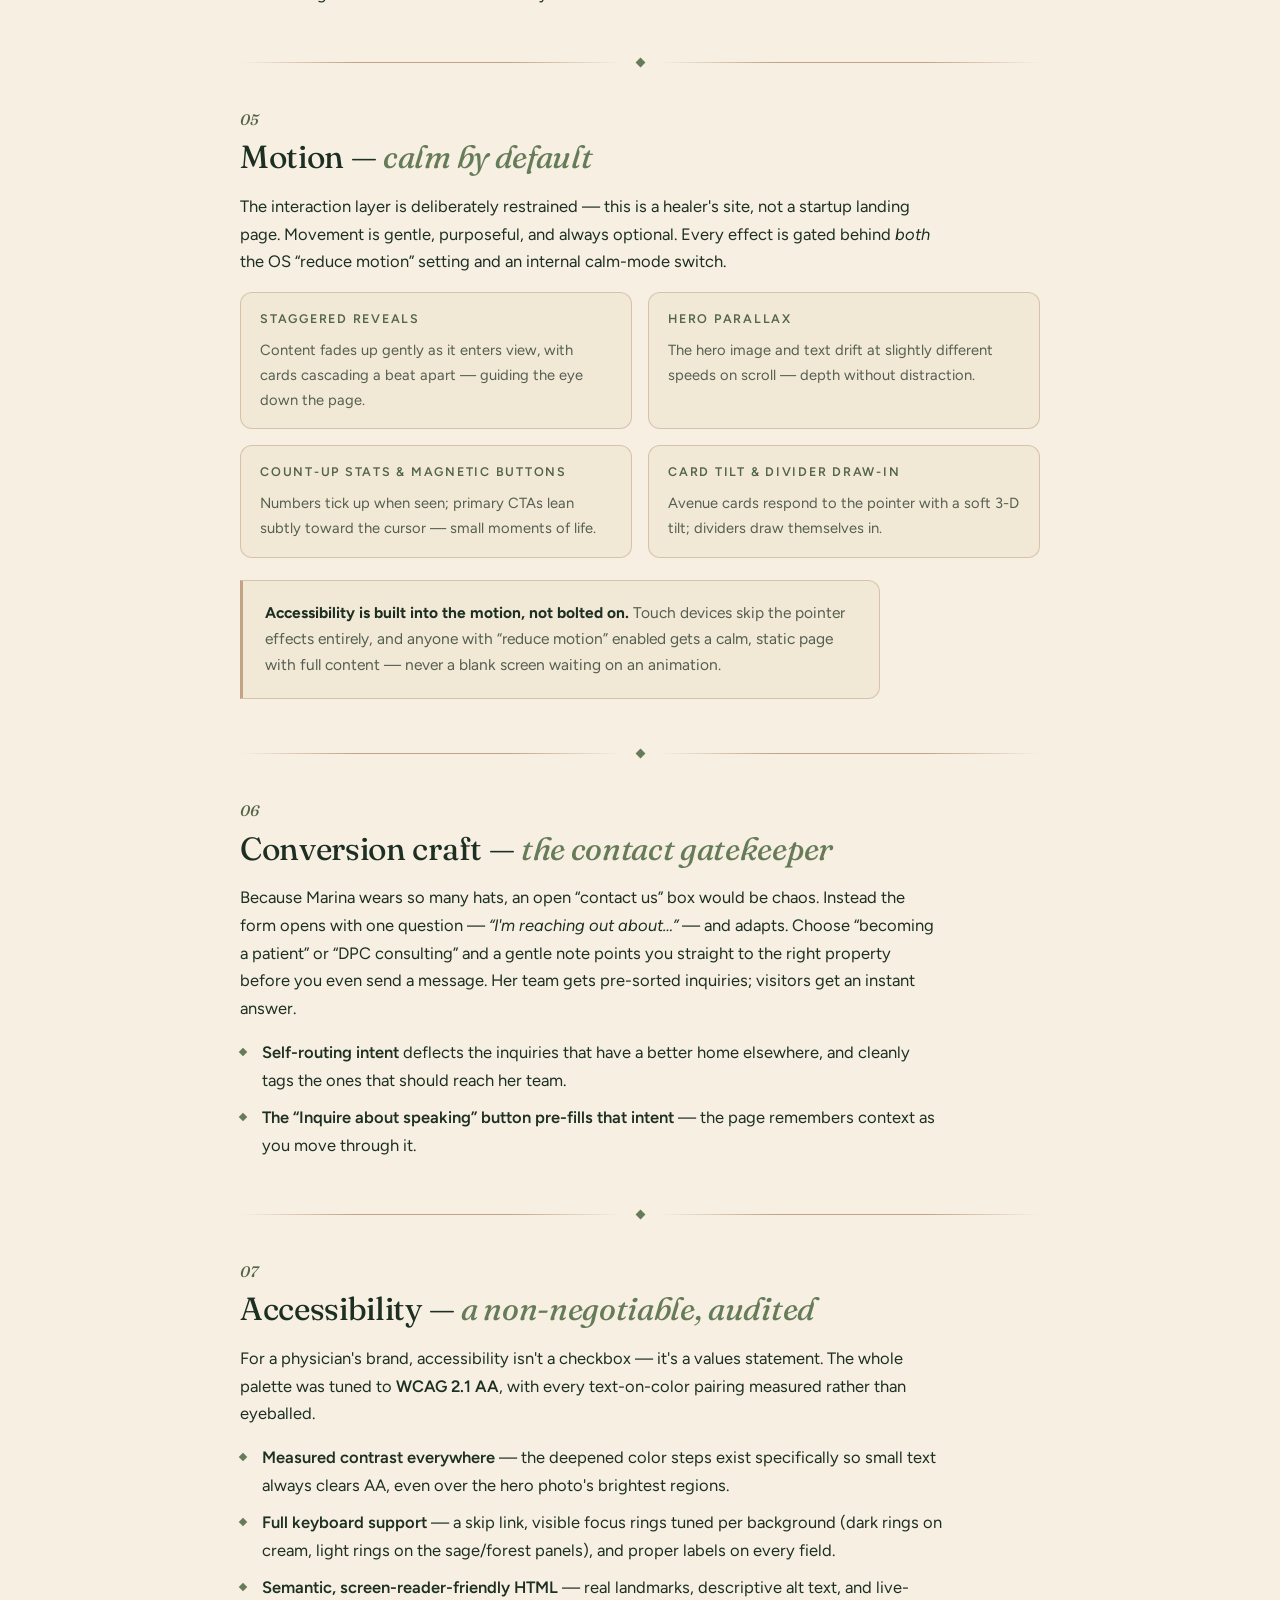
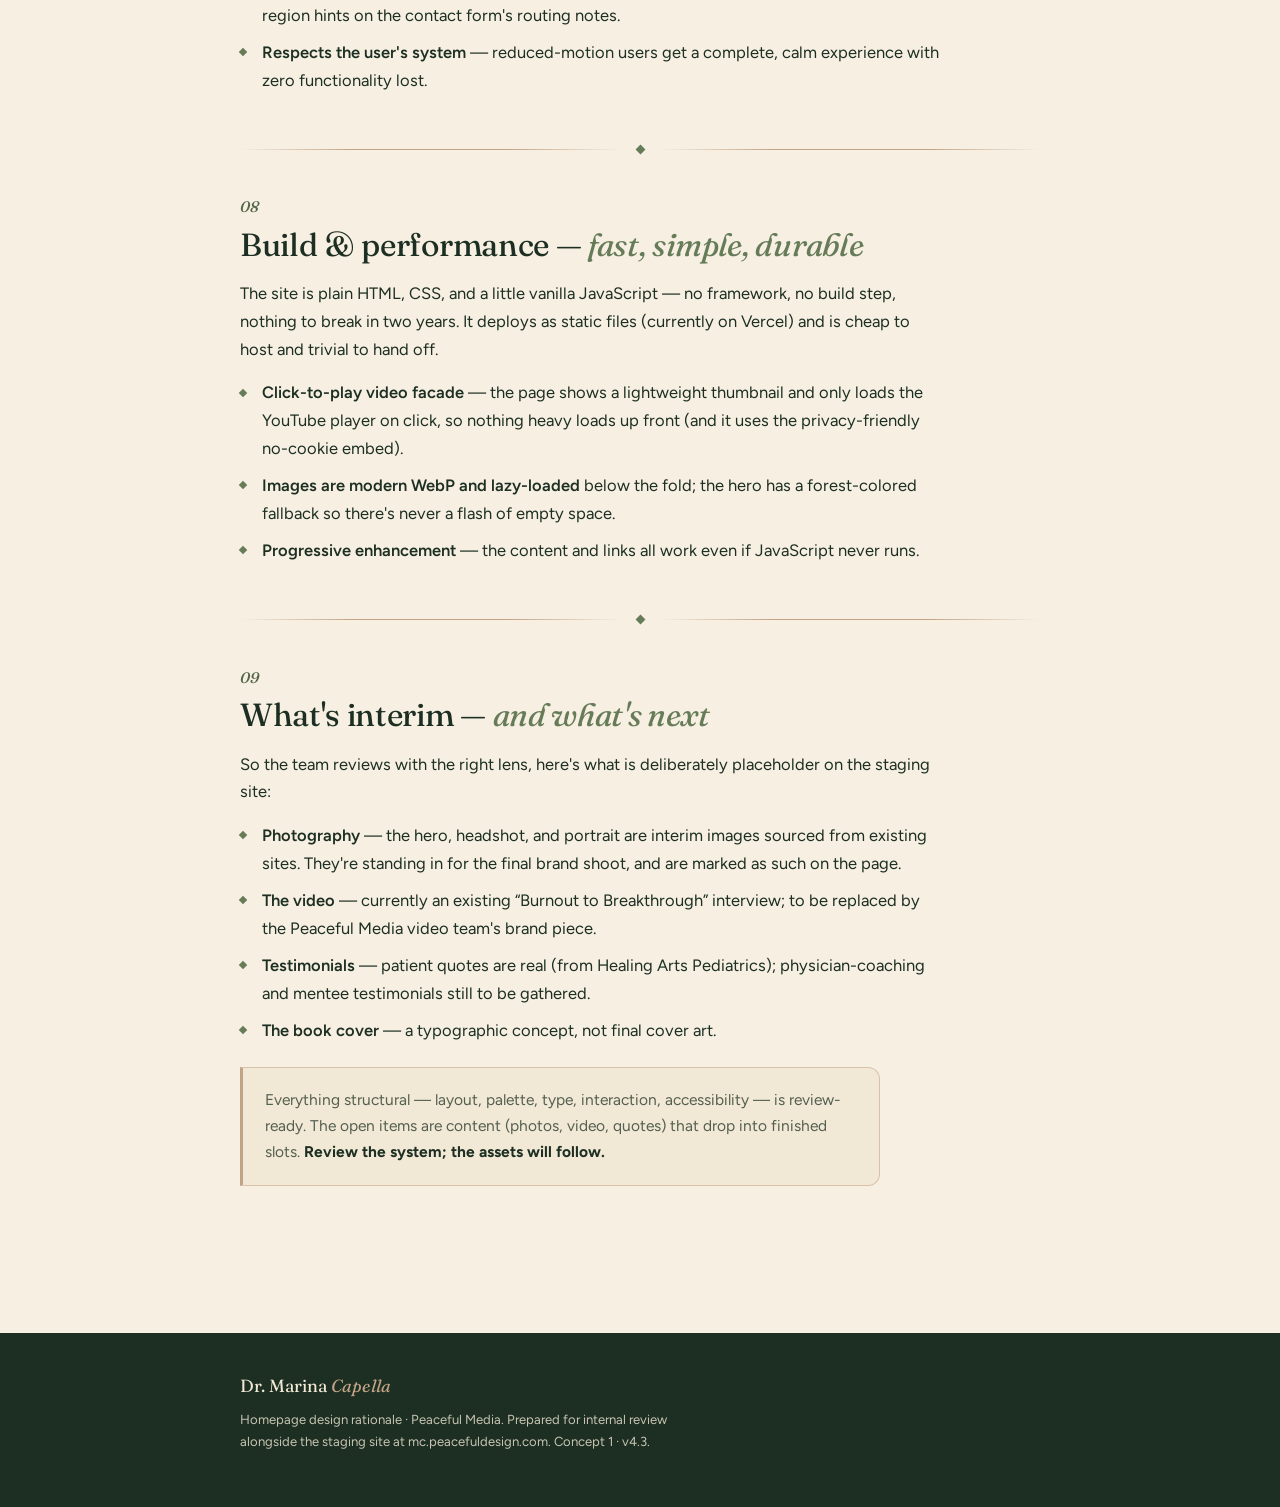
<file: Design-Notes-internal-original.html>
<!DOCTYPE html>
<html lang="en">
<head>
<meta charset="UTF-8">
<link rel="icon" type="image/svg+xml" href="[data-uri]">
<meta name="viewport" content="width=device-width, initial-scale=1.0">
<title>Dr. Marina Capella — Homepage Design Notes</title>
<link rel="preconnect" href="https://fonts.googleapis.com">
<link rel="preconnect" href="https://fonts.gstatic.com" crossorigin>
<link href="https://fonts.googleapis.com/css2?family=Fraunces:ital,opsz,wght@0,9..144,300..700;1,9..144,300..700&family=Figtree:ital,wght@0,300..700;1,300..700&display=swap" rel="stylesheet">
<style>
  :root{
    --forest:#1C2F22;
    --forest-soft:rgba(28,47,34,.74);
    --sage:#667B57;
    --sage-deep:#526547;
    --ochre:#C2A385;
    --cream:#EADCC9;
    --cream-card:#F2E8D6;
    --on-dark:#F2E8D6;
    --cta:#8A5238;
    --line:rgba(194,163,133,.55);
    --paper:#F6EFE2;
    --max:880px;
  }
  *{margin:0;padding:0;box-sizing:border-box}
  body{
    font-family:'Figtree',system-ui,sans-serif;
    color:var(--forest);
    background:var(--paper);
    line-height:1.68;
    font-size:16.5px;
    -webkit-font-smoothing:antialiased;
  }
  .sheet{max-width:var(--max);margin:0 auto;padding:0 clamp(22px,5vw,40px)}

  /* ---------- masthead ---------- */
  .masthead{
    background:var(--forest);color:var(--on-dark);
    padding:clamp(3rem,7vw,5rem) 0 clamp(2.6rem,6vw,4rem);
  }
  .masthead .kicker{
    font-size:.74rem;letter-spacing:.24em;text-transform:uppercase;
    font-weight:600;color:var(--ochre);margin-bottom:1.5rem;
  }
  .masthead h1{
    font-family:'Fraunces',serif;font-weight:380;line-height:1.08;
    font-size:clamp(2.2rem,5vw,3.4rem);color:var(--on-dark);letter-spacing:-0.01em;
    margin-bottom:1.3rem;text-wrap:balance;
  }
  .masthead h1 em{font-style:italic;color:var(--ochre)}
  .masthead .standfirst{
    font-size:1.08rem;color:rgba(242,232,214,.86);max-width:60ch;
  }
  .masthead .meta{
    margin-top:2.2rem;padding-top:1.6rem;
    border-top:1px solid rgba(242,232,214,.2);
    display:flex;flex-wrap:wrap;gap:.4rem 2.4rem;font-size:.86rem;
    color:rgba(242,232,214,.78);
  }
  .masthead .meta b{color:var(--on-dark);font-weight:600}
  .masthead .meta a{color:var(--ochre);text-decoration:none;border-bottom:1px solid rgba(194,163,133,.4)}

  /* ---------- body ---------- */
  main{padding:clamp(2.6rem,6vw,4.2rem) 0 4rem}
  .lead-note{
    font-size:1.12rem;color:var(--forest-soft);max-width:62ch;
    margin-bottom:3rem;
  }
  section{margin-bottom:3.2rem;scroll-margin-top:1rem}
  .sec-num{
    font-family:'Fraunces',serif;font-style:italic;font-size:.95rem;
    color:var(--sage-deep);font-weight:500;
  }
  h2{
    font-family:'Fraunces',serif;font-weight:440;line-height:1.16;
    font-size:clamp(1.5rem,3vw,2rem);letter-spacing:-0.01em;
    margin:.35rem 0 1.1rem;text-wrap:balance;
  }
  h2 em{font-style:italic;color:var(--sage)}
  h3{
    font-family:'Figtree',sans-serif;font-weight:700;font-size:1rem;
    letter-spacing:.01em;margin:1.7rem 0 .5rem;color:var(--forest);
  }
  p{margin-bottom:1rem;max-width:64ch}
  p strong{font-weight:600}
  .divider{
    display:flex;align-items:center;gap:1rem;margin:2.6rem 0;
  }
  .divider::before,.divider::after{
    content:"";flex:1;height:1px;
    background:linear-gradient(90deg,transparent,var(--ochre) 30%,var(--ochre) 70%,transparent);
  }
  .divider span{width:7px;height:7px;background:var(--sage);transform:rotate(45deg);flex:none}

  ul.notes{list-style:none;margin:.4rem 0 1rem}
  ul.notes li{
    position:relative;padding-left:1.4rem;margin-bottom:.6rem;max-width:64ch;
  }
  ul.notes li::before{
    content:"";position:absolute;left:0;top:.62em;
    width:6px;height:6px;background:var(--sage);transform:rotate(45deg);
  }
  ul.notes li b{font-weight:600}

  .callout{
    background:var(--cream-card);border:1px solid var(--line);
    border-left:3px solid var(--ochre);border-radius:0 12px 12px 0;
    padding:1.2rem 1.4rem;margin:1.4rem 0;font-size:.97rem;
    color:var(--forest-soft);max-width:64ch;
  }
  .callout b{color:var(--forest)}

  /* swatches */
  .swatches{
    display:grid;grid-template-columns:repeat(auto-fit,minmax(150px,1fr));
    gap:.9rem;margin:1.4rem 0 .6rem;
  }
  .sw{border:1px solid var(--line);border-radius:12px;overflow:hidden;background:var(--cream-card)}
  .sw .chip{height:62px}
  .sw .info{padding:.6rem .8rem .75rem}
  .sw .name{font-weight:600;font-size:.9rem}
  .sw .hex{font-size:.78rem;color:var(--forest-soft);font-variant-numeric:tabular-nums;letter-spacing:.02em}
  .sw .role{font-size:.78rem;color:var(--forest-soft);margin-top:.25rem;line-height:1.4}

  /* type specimen */
  .type-row{display:flex;flex-wrap:wrap;gap:1.6rem;align-items:baseline;margin:.6rem 0 1.2rem}
  .specimen{flex:1;min-width:240px;background:var(--cream-card);border:1px solid var(--line);border-radius:12px;padding:1.3rem 1.4rem}
  .specimen .fam{font-size:.72rem;letter-spacing:.2em;text-transform:uppercase;color:var(--sage-deep);font-weight:600;margin-bottom:.5rem}
  .specimen .big-serif{font-family:'Fraunces',serif;font-size:2rem;font-weight:400;line-height:1.1}
  .specimen .big-serif em{font-style:italic;color:var(--ochre)}
  .specimen .big-sans{font-family:'Figtree',sans-serif;font-size:1.05rem;line-height:1.55;color:var(--forest-soft)}
  .specimen .scale{font-size:.82rem;color:var(--forest-soft);margin-top:.7rem;line-height:1.5}

  .pair{display:grid;grid-template-columns:1fr 1fr;gap:1rem;margin:1rem 0}
  .pair .cell{background:var(--cream-card);border:1px solid var(--line);border-radius:12px;padding:1rem 1.2rem}
  .pair .cell h4{font-family:'Figtree';font-size:.78rem;letter-spacing:.14em;text-transform:uppercase;color:var(--sage-deep);margin-bottom:.5rem;font-weight:600}
  .pair .cell p{font-size:.92rem;margin:0;color:var(--forest-soft)}
  @media (max-width:640px){.pair{grid-template-columns:1fr}}

  footer.doc-foot{
    background:var(--forest);color:rgba(242,232,214,.8);
    padding:2.4rem 0;font-size:.85rem;margin-top:2rem;
  }
  footer.doc-foot .logo{font-family:'Fraunces',serif;font-size:1.1rem;color:var(--on-dark)}
  footer.doc-foot .logo em{font-style:italic;color:var(--ochre)}
  footer.doc-foot p{margin-top:.5rem;max-width:60ch;font-size:.82rem}

  a.inline{color:var(--cta);font-weight:600;text-decoration:none;border-bottom:1px solid rgba(138,82,56,.35)}

  @media print{
    body{background:#fff;font-size:11pt}
    .masthead{background:var(--forest)!important;-webkit-print-color-adjust:exact;print-color-adjust:exact}
    .sw .chip,.callout,.specimen,.pair .cell,footer.doc-foot{-webkit-print-color-adjust:exact;print-color-adjust:exact}
    section{break-inside:avoid}
  }
</style>
</head>
<body>

<header class="masthead">
  <div class="sheet">
    <div class="kicker">Peaceful Media · Brand-to-Web · Design Rationale</div>
    <h1>Dr. Marina Capella<br>Homepage — <em>the thinking behind it</em></h1>
    <p class="standfirst">A walk through the strategy, craft, and accessibility decisions behind the homepage concept — so the team can review the staging site knowing what each choice is trying to do, and why.</p>
    <div class="meta">
      <span><b>Staging:</b> <a href="https://mc.peacefuldesign.com/">mc.peacefuldesign.com</a></span>
      <span><b>Concept:</b> Homepage 1 · v4.3</span>
      <span><b>Status:</b> Review — interim photography</span>
    </div>
  </div>
</header>

<main>
  <div class="sheet">

    <p class="lead-note">Marina isn't one business — she's a physician, a mentor, a nonprofit founder, an author, and a clinic owner. The hardest design problem here wasn't making it pretty; it was making one page hold all of that without feeling scattered. Everything below serves a single organizing idea: <strong>“healing the healer”</strong> — a calm, human, unmistakably-not-corporate presence that gives every kind of visitor a clear path in.</p>

    <!-- 1 -->
    <section>
      <div class="sec-num">01</div>
      <h2>Strategy first — <em>one purpose, many avenues</em></h2>
      <p>Marina serves four distinct audiences who'd normally need four different sites: physicians facing burnout, future doctors from underrepresented backgrounds, families seeking whole-person care, and event organizers. Rather than flatten those into a generic “services” list, the page leads with her story and then fans out into clearly-labeled avenues.</p>
      <ul class="notes">
        <li><b>The hero makes a promise, not a pitch.</b> “Healing the healer. Reimagining medicine.” states the worldview before any ask — it earns trust before it earns a click.</li>
        <li><b>The “avenues” section sorts visitors by who they are</b> — <em>For physicians / For future doctors / For families</em> — so each person self-selects in seconds and routes out to the right property (DPC Pediatrician, Future Minority Doctor, Healing Arts Pediatrics).</li>
        <li><b>Conversion is sequenced, not stacked.</b> Soft entry (book mailing list) up top, deeper commitments (coaching, speaking, becoming a patient) further down, once she's earned the scroll.</li>
      </ul>
    </section>

    <div class="divider"><span></span></div>

    <!-- 2 -->
    <section>
      <div class="sec-num">02</div>
      <h2>The palette — <em>warmth with a clinical backbone</em></h2>
      <p>A disciplined five-color system, built from the client-approved swatch. The governing rule: <strong>cream everywhere, never stark white</strong> — so the page feels like paper and skin rather than a clinic waiting room. Deep forest grounds it; terracotta is reserved exclusively for things you can click.</p>
      <div class="swatches">
        <div class="sw"><div class="chip" style="background:#1C2F22"></div><div class="info"><div class="name">Deep Forest</div><div class="hex">#1C2F22</div><div class="role">Headings, body text, the hero & footer anchors</div></div></div>
        <div class="sw"><div class="chip" style="background:#526547"></div><div class="info"><div class="name">Sage (deep)</div><div class="hex">#526547</div><div class="role">Contrast panels that break up the scroll</div></div></div>
        <div class="sw"><div class="chip" style="background:#C2A385"></div><div class="info"><div class="name">Warm Ochre</div><div class="hex">#C2A385</div><div class="role">Lines, borders, small accent marks</div></div></div>
        <div class="sw"><div class="chip" style="background:#EADCC9"></div><div class="info"><div class="name">Soft Cream</div><div class="hex">#EADCC9</div><div class="role">The global background — paper, not white</div></div></div>
        <div class="sw"><div class="chip" style="background:#8A5238"></div><div class="info"><div class="name">Terracotta (CTA)</div><div class="hex">#8A5238</div><div class="role">Buttons & links only — “this is clickable”</div></div></div>
      </div>
      <div class="callout"><b>Why two steps of some colors?</b> The approved sage and terracotta are gorgeous at display size but too light for small text on cream. So each has a deepened step used only where real text sits on it — same hue, accessible contrast. Nothing was invented; the brand palette was tuned, not replaced.</div>
    </section>

    <div class="divider"><span></span></div>

    <!-- 3 -->
    <section>
      <div class="sec-num">03</div>
      <h2>Typography — <em>the science and the soul</em></h2>
      <p>Two families, a deliberate duet. <strong>Fraunces</strong> — a warm, literary serif with true italics — carries every headline and pull-quote; it does the emotional, human work. <strong>Figtree</strong> — a clean, friendly grotesque — handles body copy and UI; it does the clear, trustworthy work. That pairing <em>is</em> Marina's thesis (integrate left brain and right) expressed in type.</p>
      <div class="type-row">
        <div class="specimen">
          <div class="fam">Fraunces · Display</div>
          <div class="big-serif">Healing the healer.<br><em>Reimagining medicine.</em></div>
          <div class="scale">Italics signal the soul — used for the emotional half of every headline.</div>
        </div>
        <div class="specimen">
          <div class="fam">Figtree · Text</div>
          <div class="big-sans">Clear, calm body copy that never competes with the headline — generous 1.65 line-height, comfortable measure capped near 62 characters.</div>
          <div class="scale">Fluid type scale (CSS clamp) so it reads well from phone to wide desktop.</div>
        </div>
      </div>
    </section>

    <div class="divider"><span></span></div>

    <!-- 4 -->
    <section>
      <div class="sec-num">04</div>
      <h2>Layout &amp; rhythm — <em>room to breathe</em></h2>
      <p>The page alternates between airy cream sections and three deep-sage panels (video, speaking, contact). That cadence does two jobs: it paces a long scroll so it never feels like a wall of text, and it gives the most emotional moments — her voice, her stage, the invitation to connect — a darker, quieter room to land in.</p>
      <ul class="notes">
        <li><b>A soft top-light wash</b> warms the top of each cream section and settles back to base — a subtle breath of light that only ever goes <em>lighter</em>, so it never harms legibility.</li>
        <li><b>The full-bleed hero</b> places Marina to the right, facing into the headline. The photo is intentionally mirrored and a precision-tuned scrim keeps the text column dark enough to read over any part of the image — desktop and mobile use different scrim geometry so contrast holds at every width.</li>
        <li><b>Consistent ornament:</b> a small ochre diamond divider and 7px sage marks recur throughout, stitching the sections into one identity.</li>
      </ul>
    </section>

    <div class="divider"><span></span></div>

    <!-- 5 -->
    <section>
      <div class="sec-num">05</div>
      <h2>Motion — <em>calm by default</em></h2>
      <p>The interaction layer is deliberately restrained — this is a healer's site, not a startup landing page. Movement is gentle, purposeful, and always optional. Every effect is gated behind <em>both</em> the OS “reduce motion” setting and an internal calm-mode switch.</p>
      <div class="pair">
        <div class="cell"><h4>Staggered reveals</h4><p>Content fades up gently as it enters view, with cards cascading a beat apart — guiding the eye down the page.</p></div>
        <div class="cell"><h4>Hero parallax</h4><p>The hero image and text drift at slightly different speeds on scroll — depth without distraction.</p></div>
        <div class="cell"><h4>Count-up stats &amp; magnetic buttons</h4><p>Numbers tick up when seen; primary CTAs lean subtly toward the cursor — small moments of life.</p></div>
        <div class="cell"><h4>Card tilt &amp; divider draw-in</h4><p>Avenue cards respond to the pointer with a soft 3-D tilt; dividers draw themselves in.</p></div>
      </div>
      <div class="callout"><b>Accessibility is built into the motion, not bolted on.</b> Touch devices skip the pointer effects entirely, and anyone with “reduce motion” enabled gets a calm, static page with full content — never a blank screen waiting on an animation.</div>
    </section>

    <div class="divider"><span></span></div>

    <!-- 6 -->
    <section>
      <div class="sec-num">06</div>
      <h2>Conversion craft — <em>the contact gatekeeper</em></h2>
      <p>Because Marina wears so many hats, an open “contact us” box would be chaos. Instead the form opens with one question — <em>“I'm reaching out about…”</em> — and adapts. Choose “becoming a patient” or “DPC consulting” and a gentle note points you straight to the right property before you even send a message. Her team gets pre-sorted inquiries; visitors get an instant answer.</p>
      <ul class="notes">
        <li><b>Self-routing intent</b> deflects the inquiries that have a better home elsewhere, and cleanly tags the ones that should reach her team.</li>
        <li><b>The “Inquire about speaking” button pre-fills that intent</b> — the page remembers context as you move through it.</li>
      </ul>
    </section>

    <div class="divider"><span></span></div>

    <!-- 7 -->
    <section>
      <div class="sec-num">07</div>
      <h2>Accessibility — <em>a non-negotiable, audited</em></h2>
      <p>For a physician's brand, accessibility isn't a checkbox — it's a values statement. The whole palette was tuned to <strong>WCAG 2.1 AA</strong>, with every text-on-color pairing measured rather than eyeballed.</p>
      <ul class="notes">
        <li><b>Measured contrast everywhere</b> — the deepened color steps exist specifically so small text always clears AA, even over the hero photo's brightest regions.</li>
        <li><b>Full keyboard support</b> — a skip link, visible focus rings tuned per background (dark rings on cream, light rings on the sage/forest panels), and proper labels on every field.</li>
        <li><b>Semantic, screen-reader-friendly HTML</b> — real landmarks, descriptive alt text, and live-region hints on the contact form's routing notes.</li>
        <li><b>Respects the user's system</b> — reduced-motion users get a complete, calm experience with zero functionality lost.</li>
      </ul>
    </section>

    <div class="divider"><span></span></div>

    <!-- 8 -->
    <section>
      <div class="sec-num">08</div>
      <h2>Build &amp; performance — <em>fast, simple, durable</em></h2>
      <p>The site is plain HTML, CSS, and a little vanilla JavaScript — no framework, no build step, nothing to break in two years. It deploys as static files (currently on Vercel) and is cheap to host and trivial to hand off.</p>
      <ul class="notes">
        <li><b>Click-to-play video facade</b> — the page shows a lightweight thumbnail and only loads the YouTube player on click, so nothing heavy loads up front (and it uses the privacy-friendly no-cookie embed).</li>
        <li><b>Images are modern WebP and lazy-loaded</b> below the fold; the hero has a forest-colored fallback so there's never a flash of empty space.</li>
        <li><b>Progressive enhancement</b> — the content and links all work even if JavaScript never runs.</li>
      </ul>
    </section>

    <div class="divider"><span></span></div>

    <!-- 9 -->
    <section>
      <div class="sec-num">09</div>
      <h2>What's interim — <em>and what's next</em></h2>
      <p>So the team reviews with the right lens, here's what is deliberately placeholder on the staging site:</p>
      <ul class="notes">
        <li><b>Photography</b> — the hero, headshot, and portrait are interim images sourced from existing sites. They're standing in for the final brand shoot, and are marked as such on the page.</li>
        <li><b>The video</b> — currently an existing “Burnout to Breakthrough” interview; to be replaced by the Peaceful Media video team's brand piece.</li>
        <li><b>Testimonials</b> — patient quotes are real (from Healing Arts Pediatrics); physician-coaching and mentee testimonials still to be gathered.</li>
        <li><b>The book cover</b> — a typographic concept, not final cover art.</li>
      </ul>
      <div class="callout">Everything structural — layout, palette, type, interaction, accessibility — is review-ready. The open items are content (photos, video, quotes) that drop into finished slots. <b>Review the system; the assets will follow.</b></div>
    </section>

  </div>
</main>

<footer class="doc-foot">
  <div class="sheet">
    <div class="logo">Dr. Marina <em>Capella</em></div>
    <p>Homepage design rationale · Peaceful Media. Prepared for internal review alongside the staging site at mc.peacefuldesign.com. Concept 1 · v4.3.</p>
  </div>
</footer>

</body>
</html>
</file>
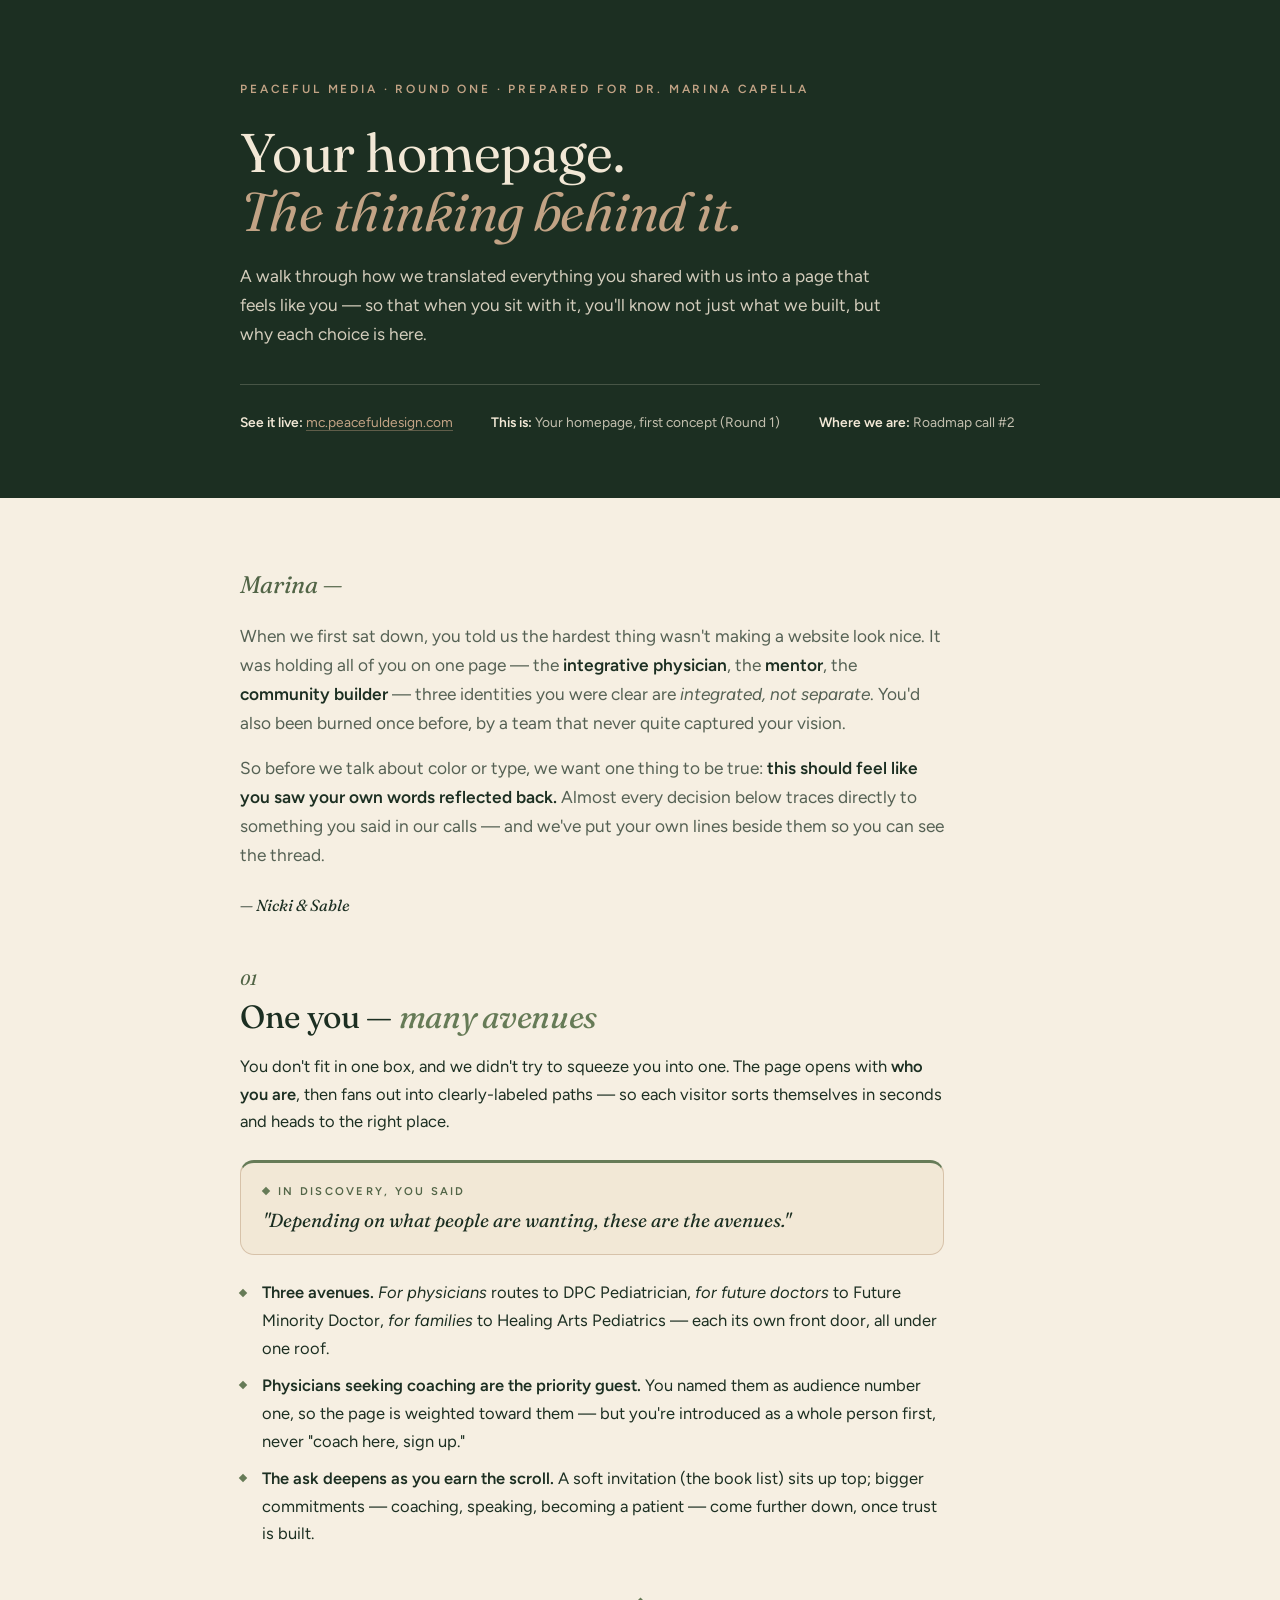
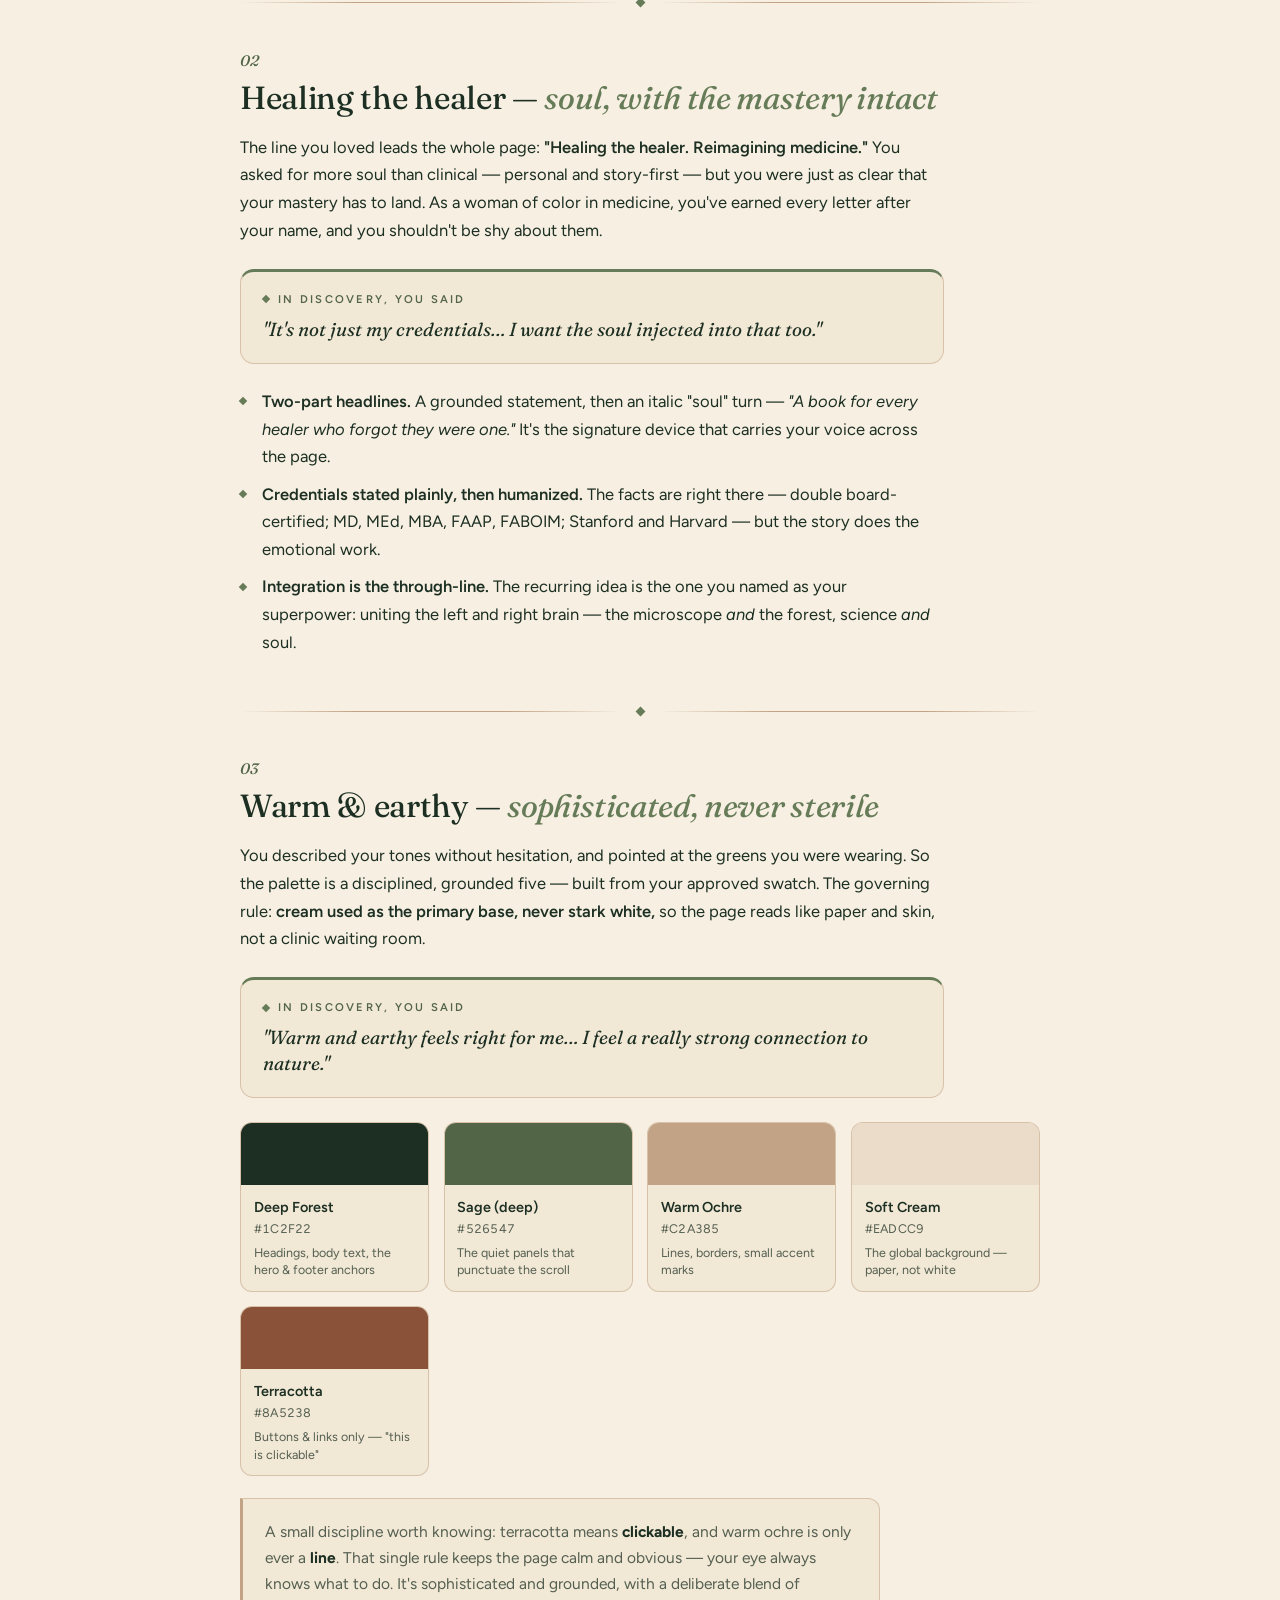
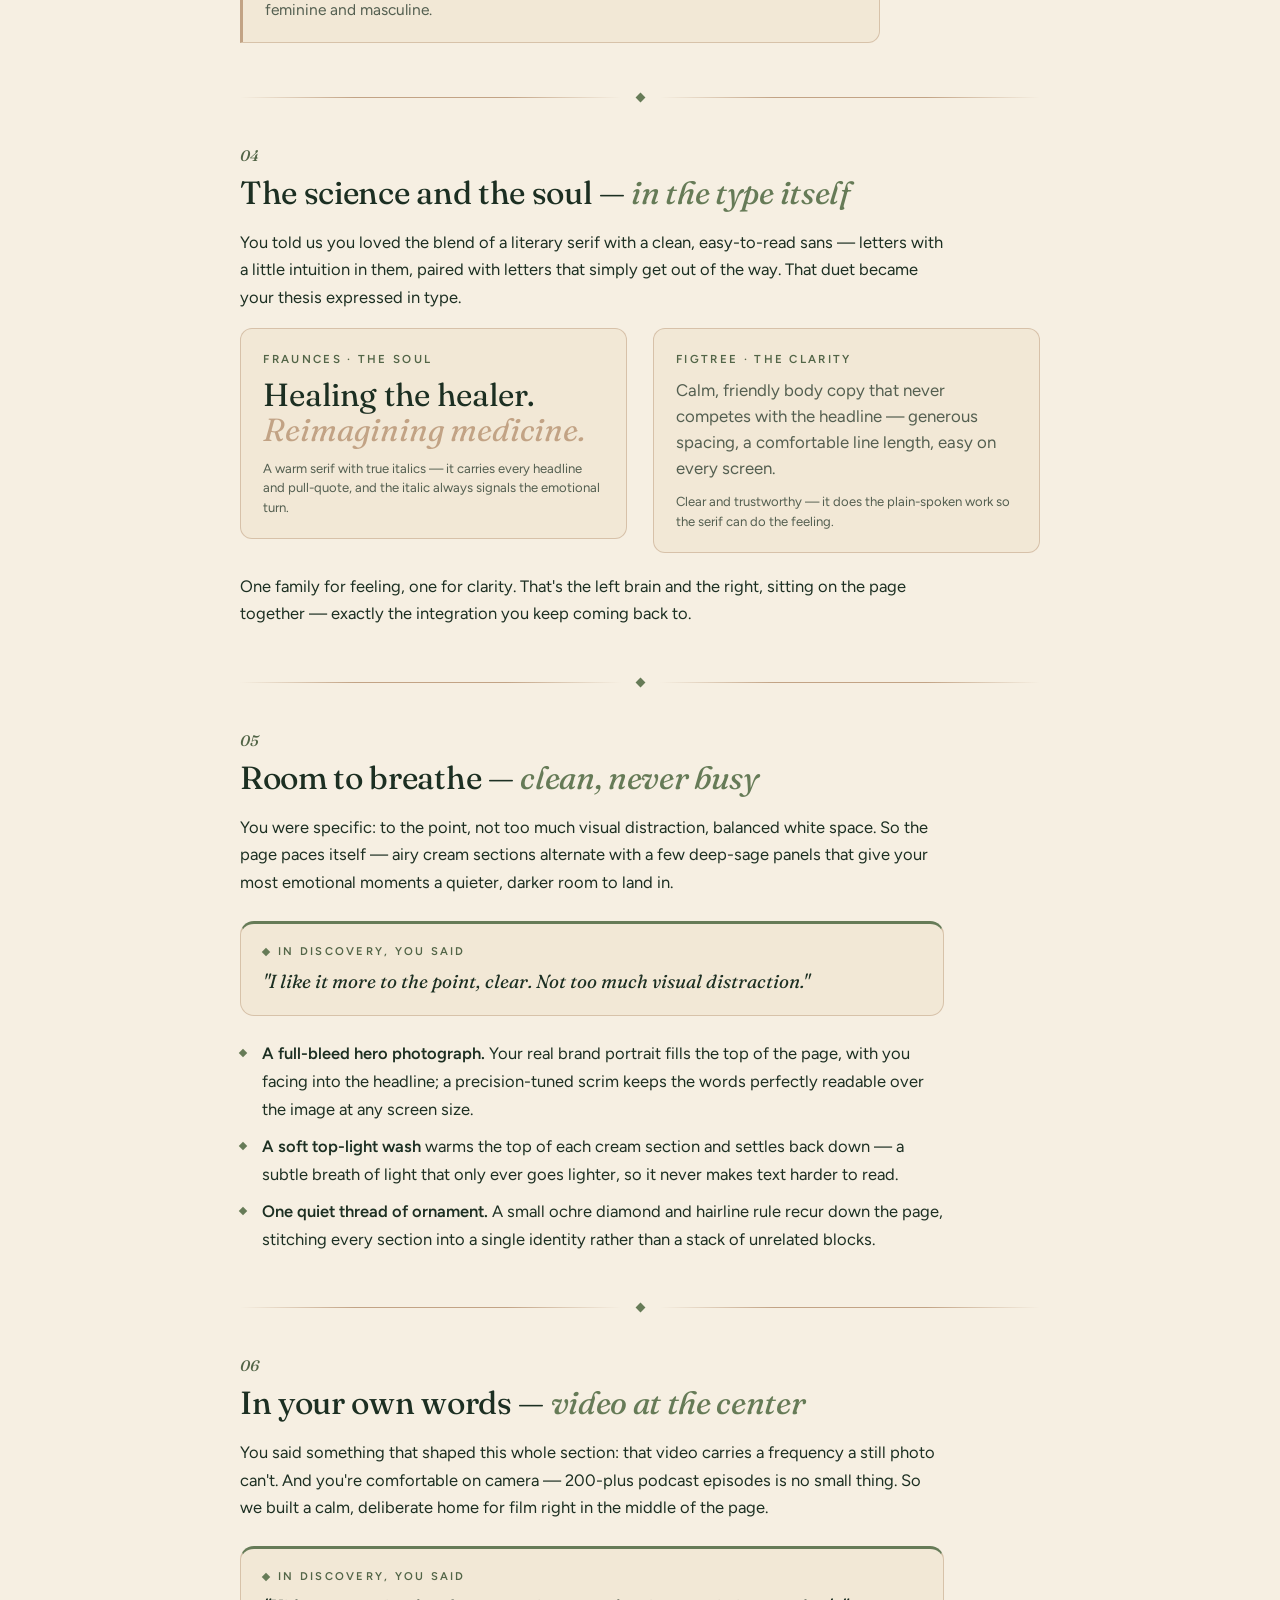
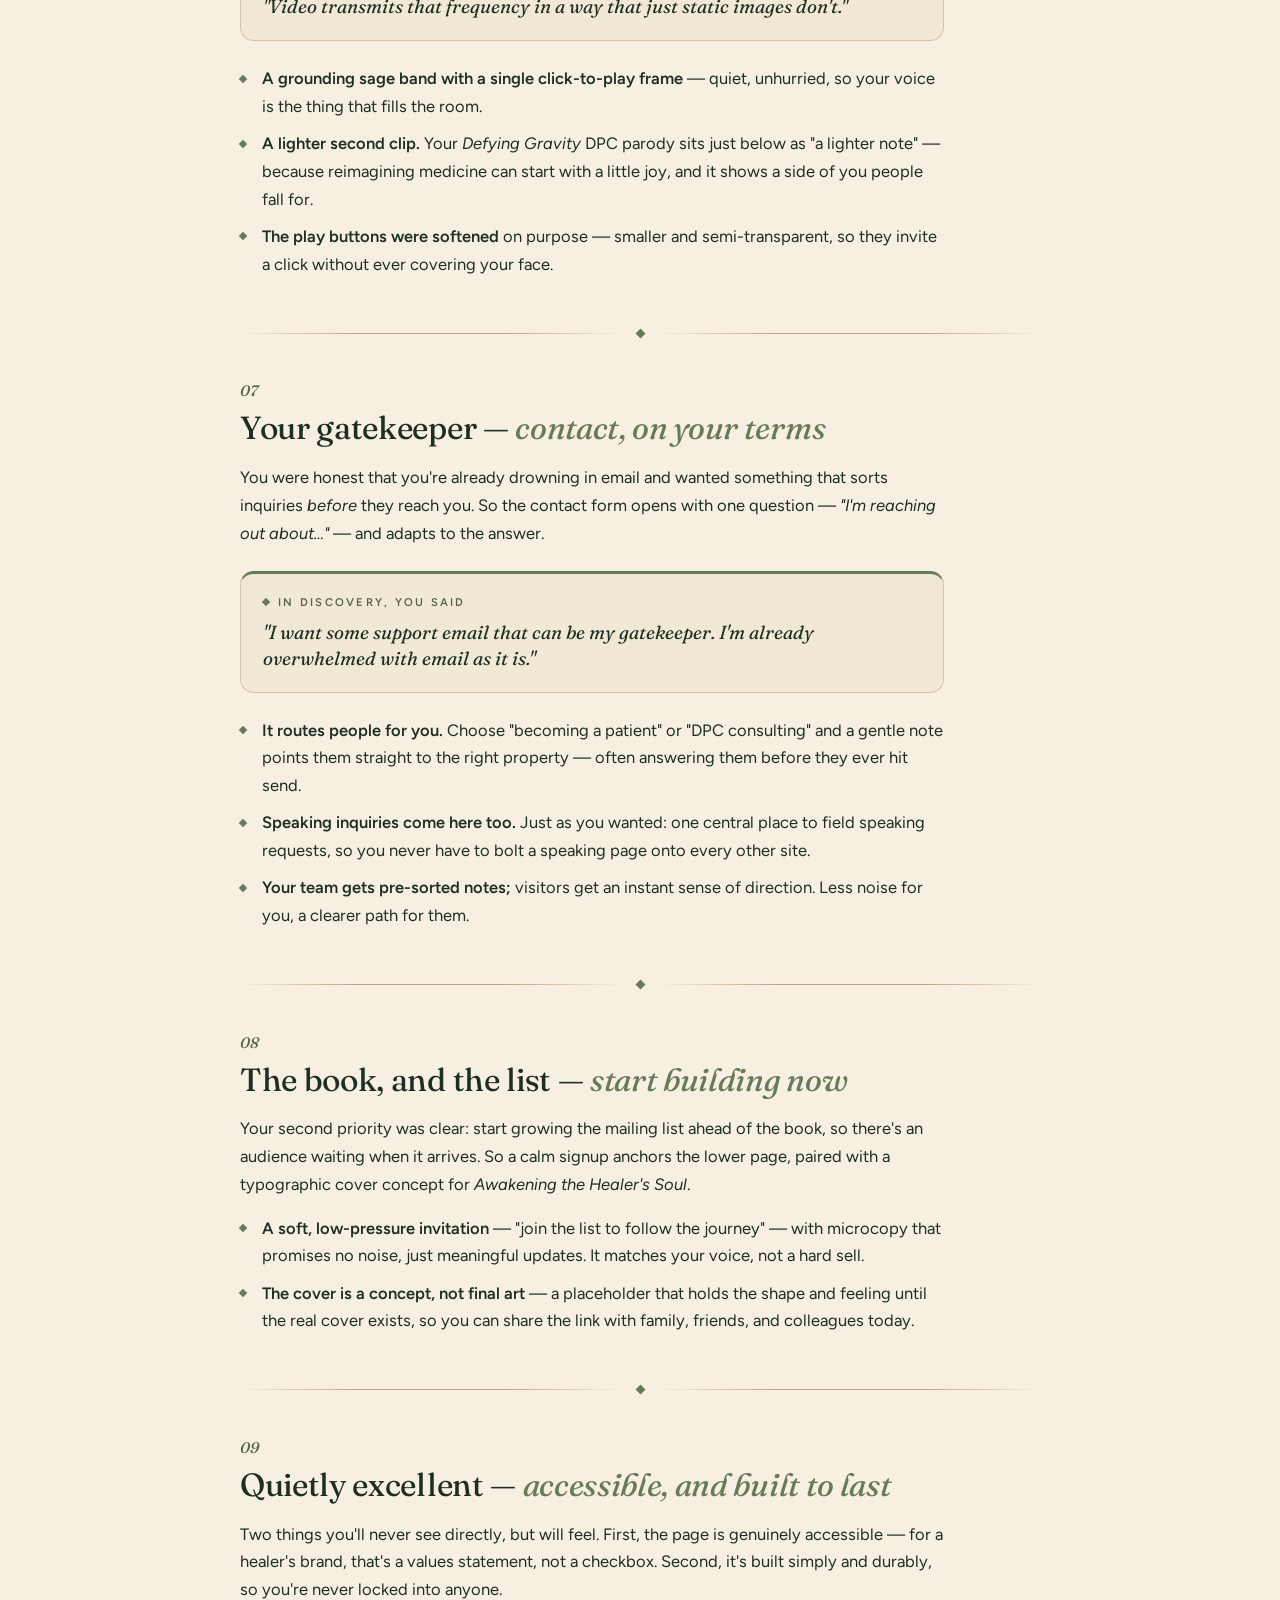
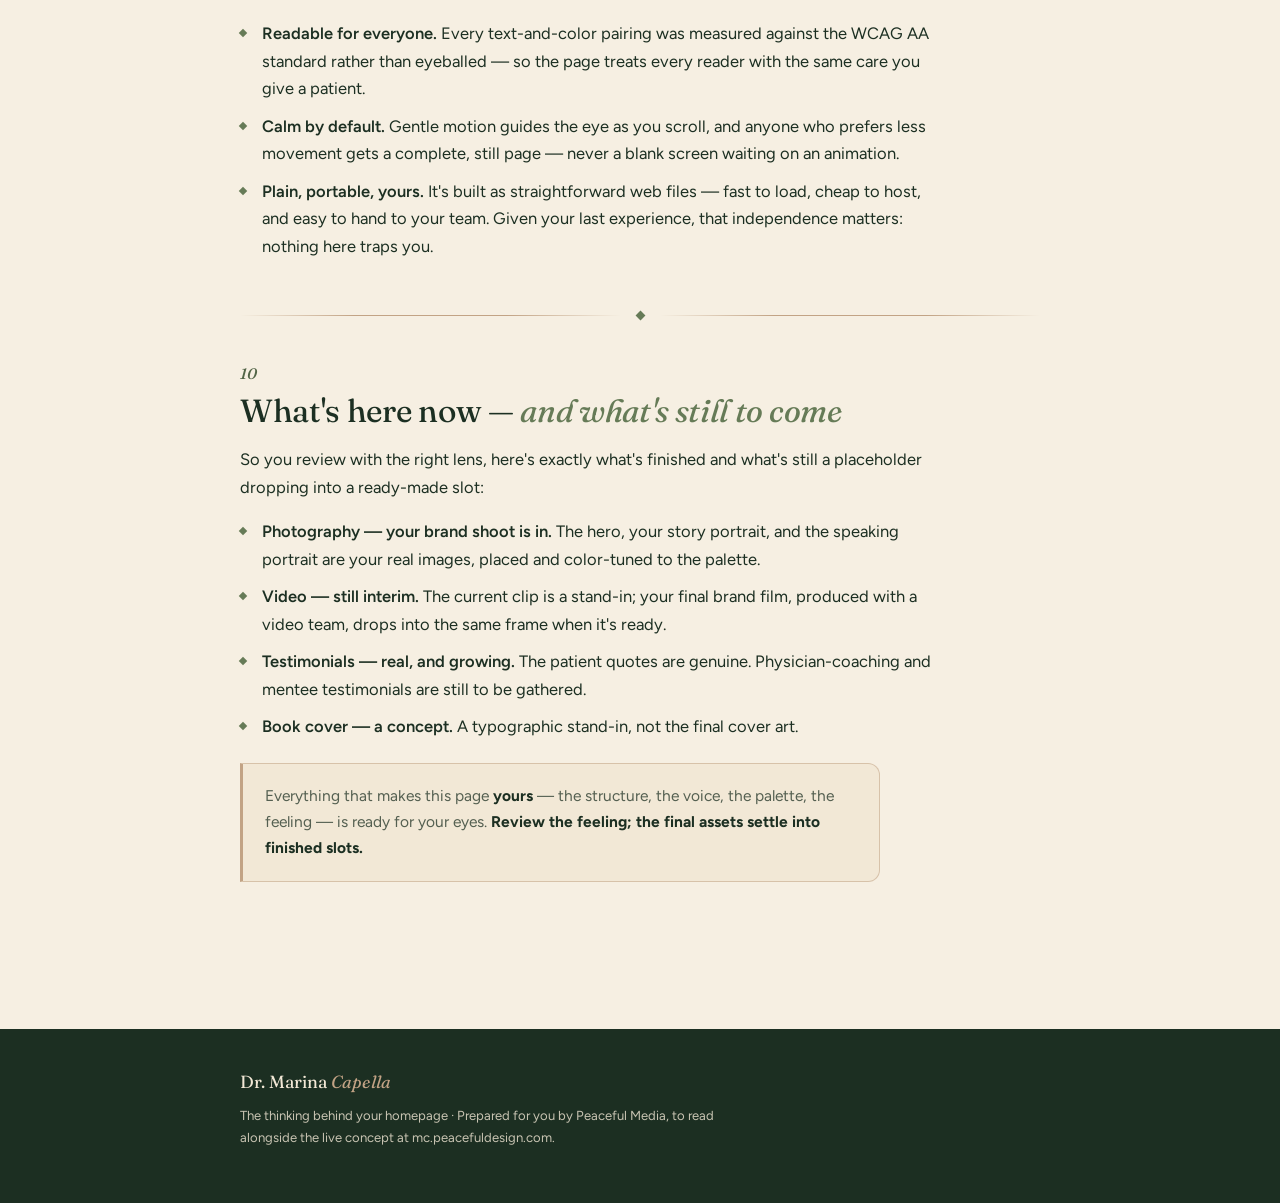
<file: Design-Notes-Round-1.html>
<!DOCTYPE html>
<html lang="en">
<head>
<meta charset="UTF-8">
<link rel="icon" type="image/svg+xml" href="[data-uri]">
<meta name="viewport" content="width=device-width, initial-scale=1.0">
<title>Dr. Marina Capella — Your Homepage, Round 1: The Thinking Behind It</title>
<link rel="preconnect" href="https://fonts.googleapis.com">
<link rel="preconnect" href="https://fonts.gstatic.com" crossorigin>
<link href="https://fonts.googleapis.com/css2?family=Fraunces:ital,opsz,wght@0,9..144,300..700;1,9..144,300..700&family=Figtree:ital,wght@0,300..700;1,300..700&display=swap" rel="stylesheet">
<style>
  :root{
    --forest:#1C2F22;
    --forest-soft:rgba(28,47,34,.74);
    --sage:#667B57;
    --sage-deep:#526547;
    --ochre:#C2A385;
    --cream:#EADCC9;
    --cream-card:#F2E8D6;
    --on-dark:#F2E8D6;
    --cta:#8A5238;
    --line:rgba(194,163,133,.55);
    --paper:#F6EFE2;
    --max:880px;
  }
  *{margin:0;padding:0;box-sizing:border-box}
  body{
    font-family:'Figtree',system-ui,sans-serif;
    color:var(--forest);
    background:var(--paper);
    line-height:1.68;
    font-size:16.5px;
    -webkit-font-smoothing:antialiased;
  }
  .sheet{max-width:var(--max);margin:0 auto;padding:0 clamp(22px,5vw,40px)}

  /* ---------- masthead ---------- */
  .masthead{
    background:var(--forest);color:var(--on-dark);
    padding:clamp(3rem,7vw,5rem) 0 clamp(2.6rem,6vw,4rem);
  }
  .masthead .kicker{
    font-size:.74rem;letter-spacing:.24em;text-transform:uppercase;
    font-weight:600;color:var(--ochre);margin-bottom:1.5rem;
  }
  .masthead h1{
    font-family:'Fraunces',serif;font-weight:380;line-height:1.08;
    font-size:clamp(2.2rem,5vw,3.4rem);color:var(--on-dark);letter-spacing:-0.01em;
    margin-bottom:1.3rem;text-wrap:balance;
  }
  .masthead h1 em{font-style:italic;color:var(--ochre)}
  .masthead .standfirst{
    font-size:1.08rem;color:rgba(242,232,214,.86);max-width:60ch;
  }
  .masthead .meta{
    margin-top:2.2rem;padding-top:1.6rem;
    border-top:1px solid rgba(242,232,214,.2);
    display:flex;flex-wrap:wrap;gap:.4rem 2.4rem;font-size:.86rem;
    color:rgba(242,232,214,.78);
  }
  .masthead .meta b{color:var(--on-dark);font-weight:600}
  .masthead .meta a{color:var(--ochre);text-decoration:none;border-bottom:1px solid rgba(194,163,133,.4)}

  /* ---------- body ---------- */
  main{padding:clamp(2.6rem,6vw,4.2rem) 0 4rem}

  /* opening letter */
  .letter{
    max-width:64ch;margin-bottom:3rem;
  }
  .letter .salute{
    font-family:'Fraunces',serif;font-style:italic;font-weight:400;
    font-size:1.5rem;color:var(--sage-deep);margin-bottom:1rem;
  }
  .letter p{font-size:1.08rem;color:var(--forest-soft);margin-bottom:1rem}
  .letter p strong{font-weight:600;color:var(--forest)}
  .letter .sign{
    font-family:'Fraunces',serif;font-style:italic;font-size:1rem;
    color:var(--forest);margin-top:1.4rem;
  }

  section{margin-bottom:3.2rem;scroll-margin-top:1rem}
  .sec-num{
    font-family:'Fraunces',serif;font-style:italic;font-size:.95rem;
    color:var(--sage-deep);font-weight:500;
  }
  h2{
    font-family:'Fraunces',serif;font-weight:440;line-height:1.16;
    font-size:clamp(1.5rem,3vw,2rem);letter-spacing:-0.01em;
    margin:.35rem 0 1.1rem;text-wrap:balance;
  }
  h2 em{font-style:italic;color:var(--sage)}
  h3{
    font-family:'Figtree',sans-serif;font-weight:700;font-size:1rem;
    letter-spacing:.01em;margin:1.7rem 0 .5rem;color:var(--forest);
  }
  p{margin-bottom:1rem;max-width:64ch}
  p strong{font-weight:600}
  .divider{
    display:flex;align-items:center;gap:1rem;margin:2.6rem 0;
  }
  .divider::before,.divider::after{
    content:"";flex:1;height:1px;
    background:linear-gradient(90deg,transparent,var(--ochre) 30%,var(--ochre) 70%,transparent);
  }
  .divider span{width:7px;height:7px;background:var(--sage);transform:rotate(45deg);flex:none}

  ul.notes{list-style:none;margin:.4rem 0 1rem}
  ul.notes li{
    position:relative;padding-left:1.4rem;margin-bottom:.6rem;max-width:64ch;
  }
  ul.notes li::before{
    content:"";position:absolute;left:0;top:.62em;
    width:6px;height:6px;background:var(--sage);transform:rotate(45deg);
  }
  ul.notes li b{font-weight:600}

  .callout{
    background:var(--cream-card);border:1px solid var(--line);
    border-left:3px solid var(--ochre);border-radius:0 12px 12px 0;
    padding:1.2rem 1.4rem;margin:1.4rem 0;font-size:.97rem;
    color:var(--forest-soft);max-width:64ch;
  }
  .callout b{color:var(--forest)}

  /* "you told us" echo — her own words, answered */
  .echo{
    background:var(--cream-card);border:1px solid var(--line);
    border-radius:14px;border-top:3px solid var(--sage);
    padding:1.15rem 1.4rem 1.25rem;margin:1.5rem 0;max-width:64ch;
  }
  .echo .lbl{
    font-size:.7rem;letter-spacing:.2em;text-transform:uppercase;
    font-weight:600;color:var(--sage-deep);margin-bottom:.5rem;
    display:flex;align-items:center;gap:.55rem;
  }
  .echo .lbl::before{content:"";width:6px;height:6px;background:var(--sage);transform:rotate(45deg);flex:none}
  .echo .said{
    font-family:'Fraunces',serif;font-style:italic;font-weight:400;
    font-size:1.18rem;line-height:1.38;color:var(--forest);
  }

  /* swatches */
  .swatches{
    display:grid;grid-template-columns:repeat(auto-fit,minmax(150px,1fr));
    gap:.9rem;margin:1.4rem 0 .6rem;
  }
  .sw{border:1px solid var(--line);border-radius:12px;overflow:hidden;background:var(--cream-card)}
  .sw .chip{height:62px}
  .sw .info{padding:.6rem .8rem .75rem}
  .sw .name{font-weight:600;font-size:.9rem}
  .sw .hex{font-size:.78rem;color:var(--forest-soft);font-variant-numeric:tabular-nums;letter-spacing:.02em}
  .sw .role{font-size:.78rem;color:var(--forest-soft);margin-top:.25rem;line-height:1.4}

  /* type specimen */
  .type-row{display:flex;flex-wrap:wrap;gap:1.6rem;align-items:baseline;margin:.6rem 0 1.2rem}
  .specimen{flex:1;min-width:240px;background:var(--cream-card);border:1px solid var(--line);border-radius:12px;padding:1.3rem 1.4rem}
  .specimen .fam{font-size:.72rem;letter-spacing:.2em;text-transform:uppercase;color:var(--sage-deep);font-weight:600;margin-bottom:.5rem}
  .specimen .big-serif{font-family:'Fraunces',serif;font-size:2rem;font-weight:400;line-height:1.1}
  .specimen .big-serif em{font-style:italic;color:var(--ochre)}
  .specimen .big-sans{font-family:'Figtree',sans-serif;font-size:1.05rem;line-height:1.55;color:var(--forest-soft)}
  .specimen .scale{font-size:.82rem;color:var(--forest-soft);margin-top:.7rem;line-height:1.5}

  footer.doc-foot{
    background:var(--forest);color:rgba(242,232,214,.8);
    padding:2.4rem 0;font-size:.85rem;margin-top:2rem;
  }
  footer.doc-foot .logo{font-family:'Fraunces',serif;font-size:1.1rem;color:var(--on-dark)}
  footer.doc-foot .logo em{font-style:italic;color:var(--ochre)}
  footer.doc-foot p{margin-top:.5rem;max-width:60ch;font-size:.82rem}

  a.inline{color:var(--cta);font-weight:600;text-decoration:none;border-bottom:1px solid rgba(138,82,56,.35)}

  @media print{
    body{background:#fff;font-size:11pt}
    .masthead{background:var(--forest)!important;-webkit-print-color-adjust:exact;print-color-adjust:exact}
    .sw .chip,.callout,.echo,.specimen,footer.doc-foot{-webkit-print-color-adjust:exact;print-color-adjust:exact}
    section{break-inside:avoid}
  }
</style>
</head>
<body>

<header class="masthead">
  <div class="sheet">
    <div class="kicker">Peaceful Media · Round one · Prepared for Dr. Marina Capella</div>
    <h1>Your homepage.<br><em>The thinking behind it.</em></h1>
    <p class="standfirst">A walk through how we translated everything you shared with us into a page that feels like you — so that when you sit with it, you'll know not just what we built, but why each choice is here.</p>
    <div class="meta">
      <span><b>See it live:</b> <a href="https://mc.peacefuldesign.com/">mc.peacefuldesign.com</a></span>
      <span><b>This is:</b> Your homepage, first concept (Round 1)</span>
      <span><b>Where we are:</b> Roadmap call #2</span>
    </div>
  </div>
</header>

<main>
  <div class="sheet">

    <div class="letter">
      <p class="salute">Marina —</p>
      <p>When we first sat down, you told us the hardest thing wasn't making a website look nice. It was holding all of you on one page — the <strong>integrative physician</strong>, the <strong>mentor</strong>, the <strong>community builder</strong> — three identities you were clear are <em>integrated, not separate</em>. You'd also been burned once before, by a team that never quite captured your vision.</p>
      <p>So before we talk about color or type, we want one thing to be true: <strong>this should feel like you saw your own words reflected back.</strong> Almost every decision below traces directly to something you said in our calls — and we've put your own lines beside them so you can see the thread.</p>
      <p class="sign">— Nicki &amp; Sable</p>
    </div>

    <!-- 1 -->
    <section>
      <div class="sec-num">01</div>
      <h2>One you — <em>many avenues</em></h2>
      <p>You don't fit in one box, and we didn't try to squeeze you into one. The page opens with <strong>who you are</strong>, then fans out into clearly-labeled paths — so each visitor sorts themselves in seconds and heads to the right place.</p>
      <div class="echo">
        <div class="lbl">In discovery, you said</div>
        <div class="said">"Depending on what people are wanting, these are the avenues."</div>
      </div>
      <ul class="notes">
        <li><b>Three avenues.</b> <em>For physicians</em> routes to DPC Pediatrician, <em>for future doctors</em> to Future Minority Doctor, <em>for families</em> to Healing Arts Pediatrics — each its own front door, all under one roof.</li>
        <li><b>Physicians seeking coaching are the priority guest.</b> You named them as audience number one, so the page is weighted toward them — but you're introduced as a whole person first, never "coach here, sign up."</li>
        <li><b>The ask deepens as you earn the scroll.</b> A soft invitation (the book list) sits up top; bigger commitments — coaching, speaking, becoming a patient — come further down, once trust is built.</li>
      </ul>
    </section>

    <div class="divider"><span></span></div>

    <!-- 2 -->
    <section>
      <div class="sec-num">02</div>
      <h2>Healing the healer — <em>soul, with the mastery intact</em></h2>
      <p>The line you loved leads the whole page: <strong>"Healing the healer. Reimagining medicine."</strong> You asked for more soul than clinical — personal and story-first — but you were just as clear that your mastery has to land. As a woman of color in medicine, you've earned every letter after your name, and you shouldn't be shy about them.</p>
      <div class="echo">
        <div class="lbl">In discovery, you said</div>
        <div class="said">"It's not just my credentials… I want the soul injected into that too."</div>
      </div>
      <ul class="notes">
        <li><b>Two-part headlines.</b> A grounded statement, then an italic "soul" turn — <em>"A book for every healer who forgot they were one."</em> It's the signature device that carries your voice across the page.</li>
        <li><b>Credentials stated plainly, then humanized.</b> The facts are right there — double board-certified; MD, MEd, MBA, FAAP, FABOIM; Stanford and Harvard — but the story does the emotional work.</li>
        <li><b>Integration is the through-line.</b> The recurring idea is the one you named as your superpower: uniting the left and right brain — the microscope <em>and</em> the forest, science <em>and</em> soul.</li>
      </ul>
    </section>

    <div class="divider"><span></span></div>

    <!-- 3 -->
    <section>
      <div class="sec-num">03</div>
      <h2>Warm &amp; earthy — <em>sophisticated, never sterile</em></h2>
      <p>You described your tones without hesitation, and pointed at the greens you were wearing. So the palette is a disciplined, grounded five — built from your approved swatch. The governing rule: <strong>cream used as the primary base, never stark white,</strong> so the page reads like paper and skin, not a clinic waiting room.</p>
      <div class="echo">
        <div class="lbl">In discovery, you said</div>
        <div class="said">"Warm and earthy feels right for me… I feel a really strong connection to nature."</div>
      </div>
      <div class="swatches">
        <div class="sw"><div class="chip" style="background:#1C2F22"></div><div class="info"><div class="name">Deep Forest</div><div class="hex">#1C2F22</div><div class="role">Headings, body text, the hero &amp; footer anchors</div></div></div>
        <div class="sw"><div class="chip" style="background:#526547"></div><div class="info"><div class="name">Sage (deep)</div><div class="hex">#526547</div><div class="role">The quiet panels that punctuate the scroll</div></div></div>
        <div class="sw"><div class="chip" style="background:#C2A385"></div><div class="info"><div class="name">Warm Ochre</div><div class="hex">#C2A385</div><div class="role">Lines, borders, small accent marks</div></div></div>
        <div class="sw"><div class="chip" style="background:#EADCC9"></div><div class="info"><div class="name">Soft Cream</div><div class="hex">#EADCC9</div><div class="role">The global background — paper, not white</div></div></div>
        <div class="sw"><div class="chip" style="background:#8A5238"></div><div class="info"><div class="name">Terracotta</div><div class="hex">#8A5238</div><div class="role">Buttons &amp; links only — "this is clickable"</div></div></div>
      </div>
      <div class="callout">A small discipline worth knowing: terracotta means <b>clickable</b>, and warm ochre is only ever a <b>line</b>. That single rule keeps the page calm and obvious — your eye always knows what to do. It's sophisticated and grounded, with a deliberate blend of feminine and masculine.</div>
    </section>

    <div class="divider"><span></span></div>

    <!-- 4 -->
    <section>
      <div class="sec-num">04</div>
      <h2>The science and the soul — <em>in the type itself</em></h2>
      <p>You told us you loved the blend of a literary serif with a clean, easy-to-read sans — letters with a little intuition in them, paired with letters that simply get out of the way. That duet became your thesis expressed in type.</p>
      <div class="type-row">
        <div class="specimen">
          <div class="fam">Fraunces · the soul</div>
          <div class="big-serif">Healing the healer.<br><em>Reimagining medicine.</em></div>
          <div class="scale">A warm serif with true italics — it carries every headline and pull-quote, and the italic always signals the emotional turn.</div>
        </div>
        <div class="specimen">
          <div class="fam">Figtree · the clarity</div>
          <div class="big-sans">Calm, friendly body copy that never competes with the headline — generous spacing, a comfortable line length, easy on every screen.</div>
          <div class="scale">Clear and trustworthy — it does the plain-spoken work so the serif can do the feeling.</div>
        </div>
      </div>
      <p>One family for feeling, one for clarity. That's the left brain and the right, sitting on the page together — exactly the integration you keep coming back to.</p>
    </section>

    <div class="divider"><span></span></div>

    <!-- 5 -->
    <section>
      <div class="sec-num">05</div>
      <h2>Room to breathe — <em>clean, never busy</em></h2>
      <p>You were specific: to the point, not too much visual distraction, balanced white space. So the page paces itself — airy cream sections alternate with a few deep-sage panels that give your most emotional moments a quieter, darker room to land in.</p>
      <div class="echo">
        <div class="lbl">In discovery, you said</div>
        <div class="said">"I like it more to the point, clear. Not too much visual distraction."</div>
      </div>
      <ul class="notes">
        <li><b>A full-bleed hero photograph.</b> Your real brand portrait fills the top of the page, with you facing into the headline; a precision-tuned scrim keeps the words perfectly readable over the image at any screen size.</li>
        <li><b>A soft top-light wash</b> warms the top of each cream section and settles back down — a subtle breath of light that only ever goes lighter, so it never makes text harder to read.</li>
        <li><b>One quiet thread of ornament.</b> A small ochre diamond and hairline rule recur down the page, stitching every section into a single identity rather than a stack of unrelated blocks.</li>
      </ul>
    </section>

    <div class="divider"><span></span></div>

    <!-- 6 -->
    <section>
      <div class="sec-num">06</div>
      <h2>In your own words — <em>video at the center</em></h2>
      <p>You said something that shaped this whole section: that video carries a frequency a still photo can't. And you're comfortable on camera — 200-plus podcast episodes is no small thing. So we built a calm, deliberate home for film right in the middle of the page.</p>
      <div class="echo">
        <div class="lbl">In discovery, you said</div>
        <div class="said">"Video transmits that frequency in a way that just static images don't."</div>
      </div>
      <ul class="notes">
        <li><b>A grounding sage band with a single click-to-play frame</b> — quiet, unhurried, so your voice is the thing that fills the room.</li>
        <li><b>A lighter second clip.</b> Your <em>Defying Gravity</em> DPC parody sits just below as "a lighter note" — because reimagining medicine can start with a little joy, and it shows a side of you people fall for.</li>
        <li><b>The play buttons were softened</b> on purpose — smaller and semi-transparent, so they invite a click without ever covering your face.</li>
      </ul>
    </section>

    <div class="divider"><span></span></div>

    <!-- 7 -->
    <section>
      <div class="sec-num">07</div>
      <h2>Your gatekeeper — <em>contact, on your terms</em></h2>
      <p>You were honest that you're already drowning in email and wanted something that sorts inquiries <em>before</em> they reach you. So the contact form opens with one question — <em>"I'm reaching out about…"</em> — and adapts to the answer.</p>
      <div class="echo">
        <div class="lbl">In discovery, you said</div>
        <div class="said">"I want some support email that can be my gatekeeper. I'm already overwhelmed with email as it is."</div>
      </div>
      <ul class="notes">
        <li><b>It routes people for you.</b> Choose "becoming a patient" or "DPC consulting" and a gentle note points them straight to the right property — often answering them before they ever hit send.</li>
        <li><b>Speaking inquiries come here too.</b> Just as you wanted: one central place to field speaking requests, so you never have to bolt a speaking page onto every other site.</li>
        <li><b>Your team gets pre-sorted notes;</b> visitors get an instant sense of direction. Less noise for you, a clearer path for them.</li>
      </ul>
    </section>

    <div class="divider"><span></span></div>

    <!-- 8 -->
    <section>
      <div class="sec-num">08</div>
      <h2>The book, and the list — <em>start building now</em></h2>
      <p>Your second priority was clear: start growing the mailing list ahead of the book, so there's an audience waiting when it arrives. So a calm signup anchors the lower page, paired with a typographic cover concept for <em>Awakening the Healer's Soul</em>.</p>
      <ul class="notes">
        <li><b>A soft, low-pressure invitation</b> — "join the list to follow the journey" — with microcopy that promises no noise, just meaningful updates. It matches your voice, not a hard sell.</li>
        <li><b>The cover is a concept, not final art</b> — a placeholder that holds the shape and feeling until the real cover exists, so you can share the link with family, friends, and colleagues today.</li>
      </ul>
    </section>

    <div class="divider"><span></span></div>

    <!-- 9 -->
    <section>
      <div class="sec-num">09</div>
      <h2>Quietly excellent — <em>accessible, and built to last</em></h2>
      <p>Two things you'll never see directly, but will feel. First, the page is genuinely accessible — for a healer's brand, that's a values statement, not a checkbox. Second, it's built simply and durably, so you're never locked into anyone.</p>
      <ul class="notes">
        <li><b>Readable for everyone.</b> Every text-and-color pairing was measured against the WCAG AA standard rather than eyeballed — so the page treats every reader with the same care you give a patient.</li>
        <li><b>Calm by default.</b> Gentle motion guides the eye as you scroll, and anyone who prefers less movement gets a complete, still page — never a blank screen waiting on an animation.</li>
        <li><b>Plain, portable, yours.</b> It's built as straightforward web files — fast to load, cheap to host, and easy to hand to your team. Given your last experience, that independence matters: nothing here traps you.</li>
      </ul>
    </section>

    <div class="divider"><span></span></div>

    <!-- 10 -->
    <section>
      <div class="sec-num">10</div>
      <h2>What's here now — <em>and what's still to come</em></h2>
      <p>So you review with the right lens, here's exactly what's finished and what's still a placeholder dropping into a ready-made slot:</p>
      <ul class="notes">
        <li><b>Photography — your brand shoot is in.</b> The hero, your story portrait, and the speaking portrait are your real images, placed and color-tuned to the palette.</li>
        <li><b>Video — still interim.</b> The current clip is a stand-in; your final brand film, produced with a video team, drops into the same frame when it's ready.</li>
        <li><b>Testimonials — real, and growing.</b> The patient quotes are genuine. Physician-coaching and mentee testimonials are still to be gathered.</li>
        <li><b>Book cover — a concept.</b> A typographic stand-in, not the final cover art.</li>
      </ul>
      <div class="callout">Everything that makes this page <b>yours</b> — the structure, the voice, the palette, the feeling — is ready for your eyes. <b>Review the feeling; the final assets settle into finished slots.</b></div>
    </section>

  </div>
</main>

<footer class="doc-foot">
  <div class="sheet">
    <div class="logo">Dr. Marina <em>Capella</em></div>
    <p>The thinking behind your homepage · Prepared for you by Peaceful Media, to read alongside the live concept at mc.peacefuldesign.com.</p>
  </div>
</footer>

</body>
</html>
</file>
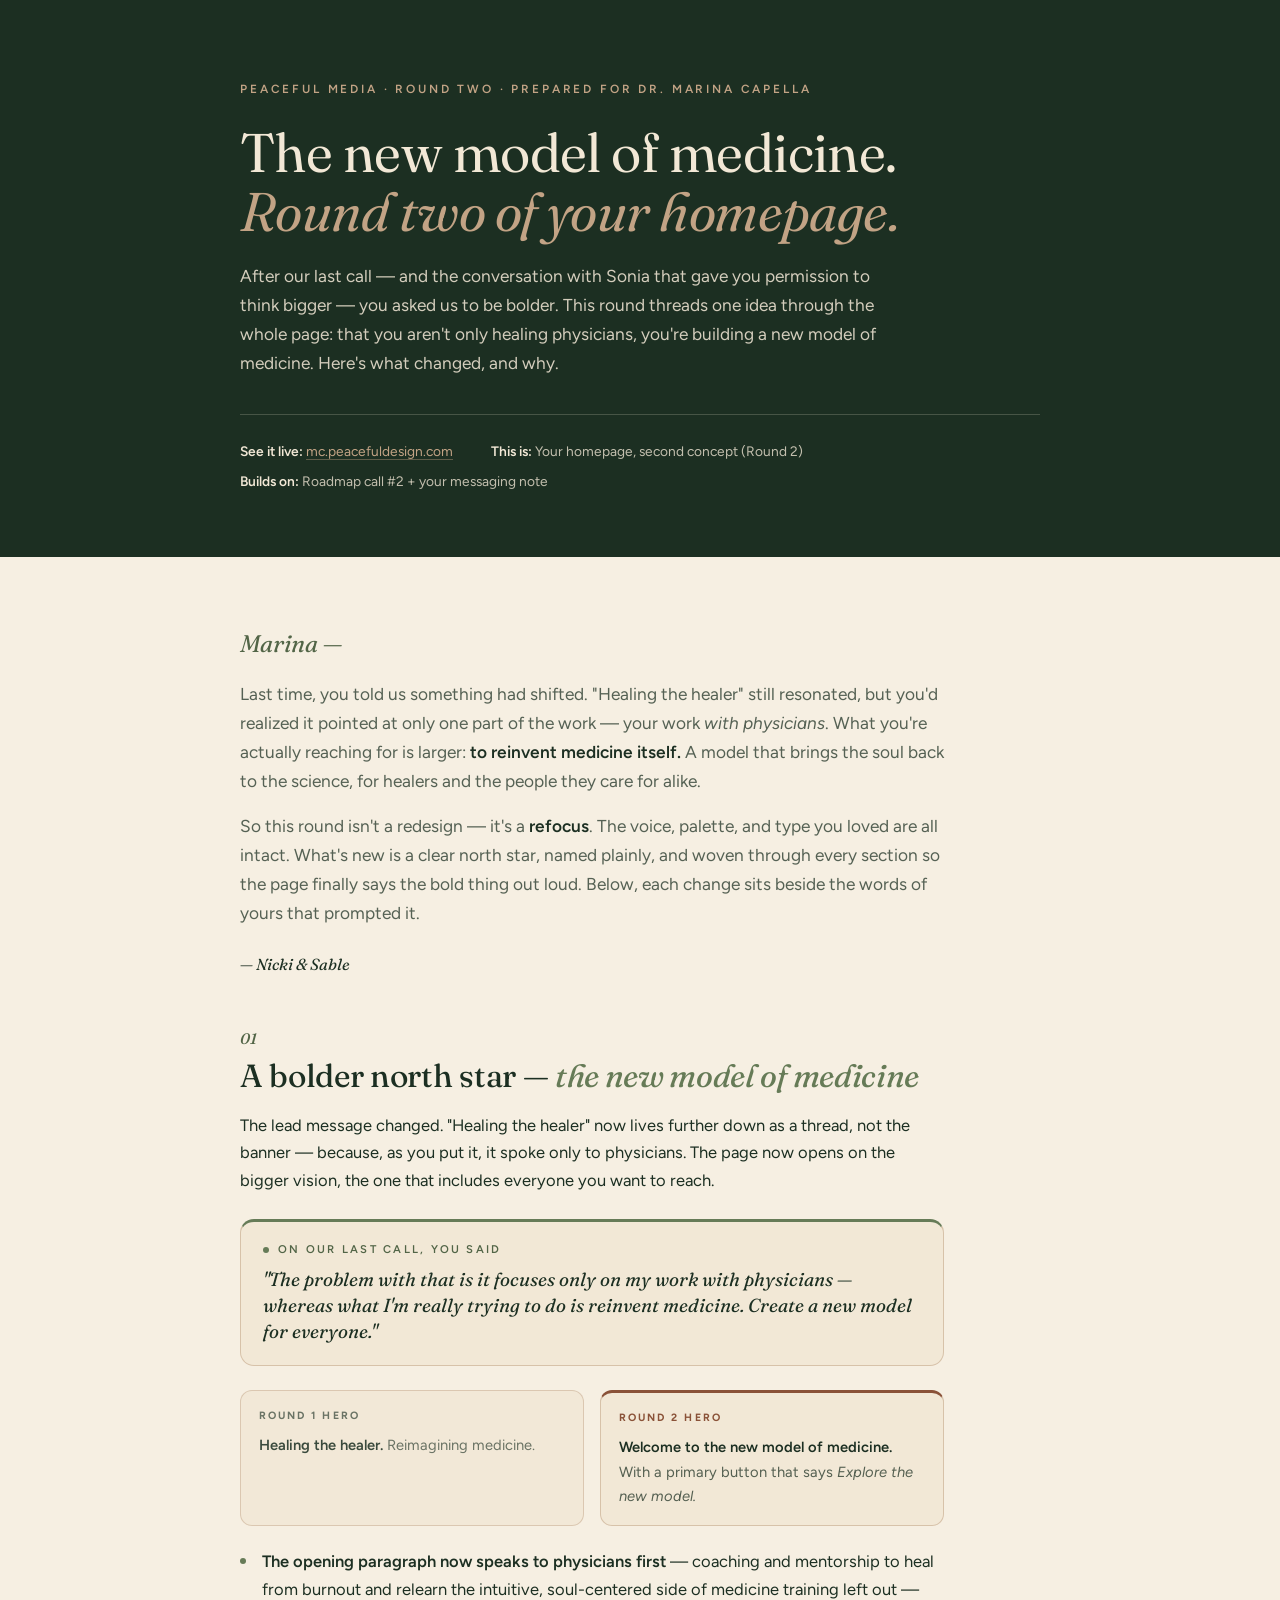
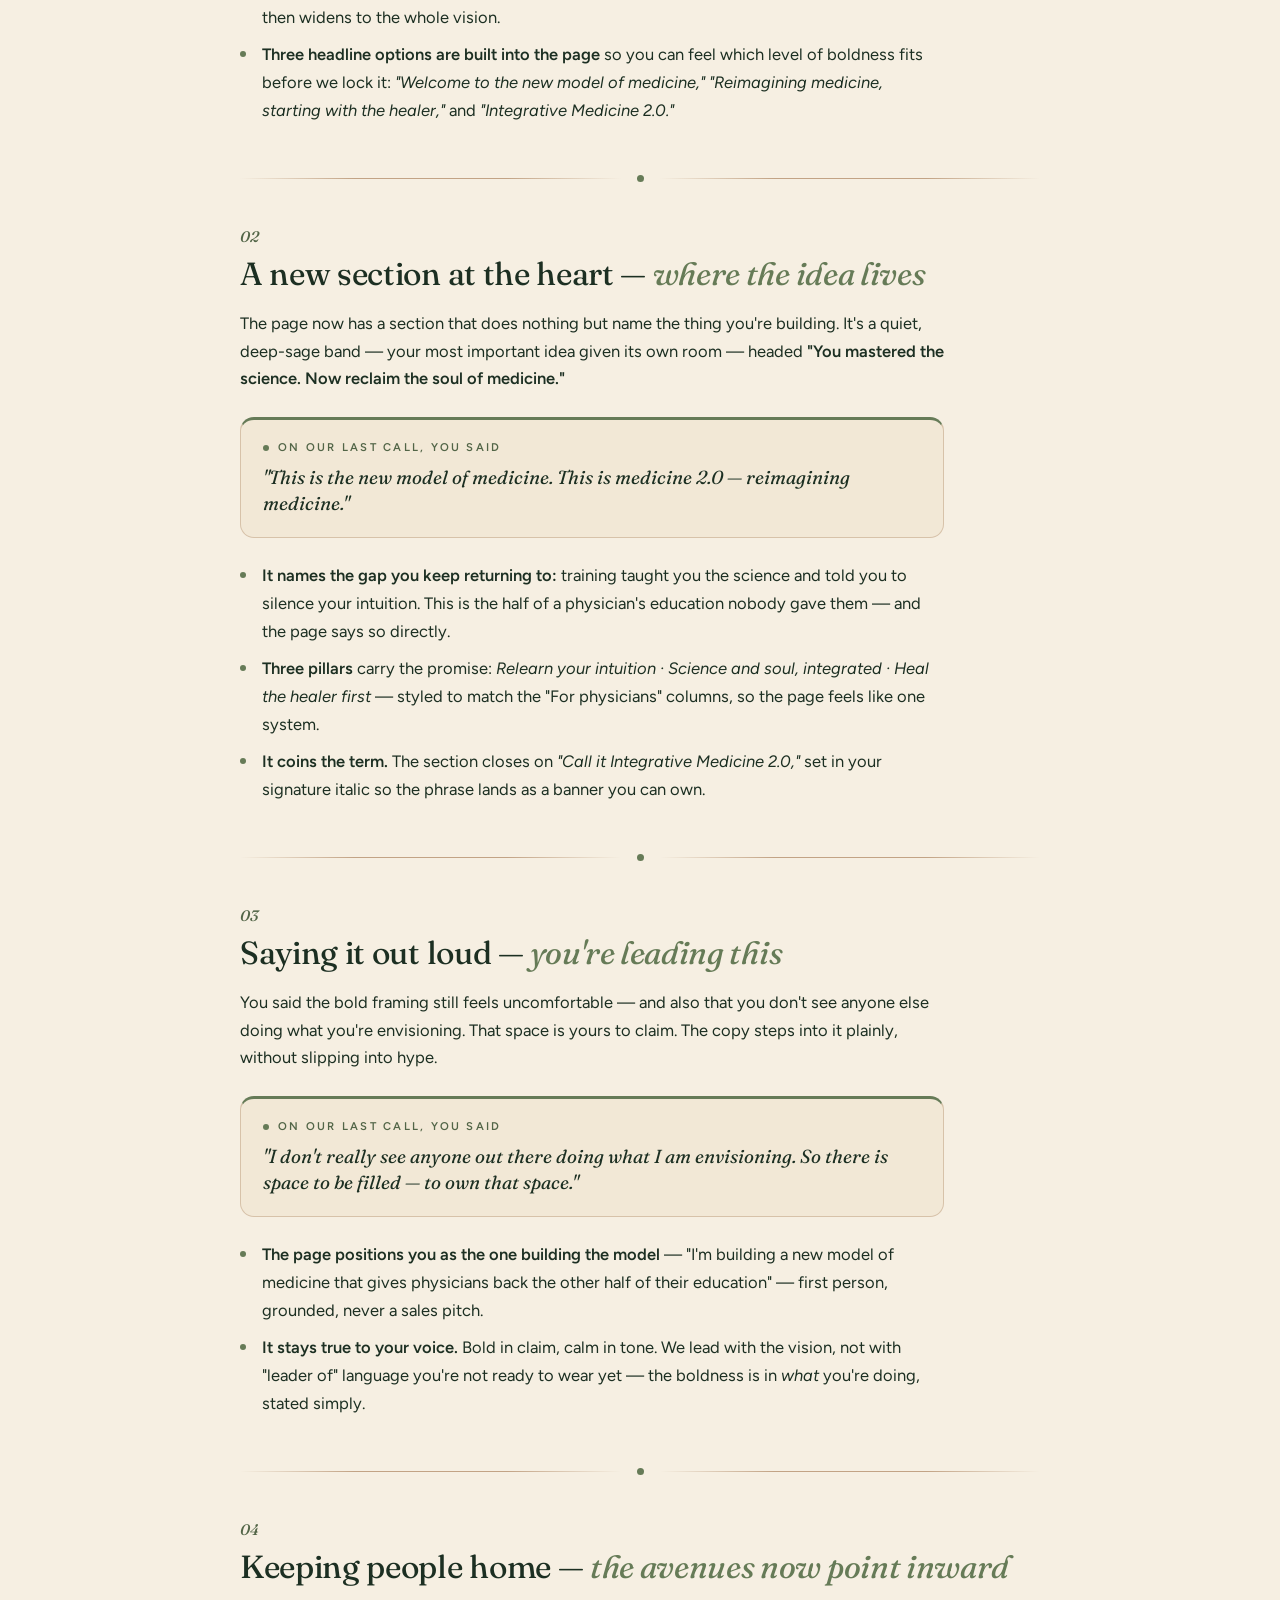
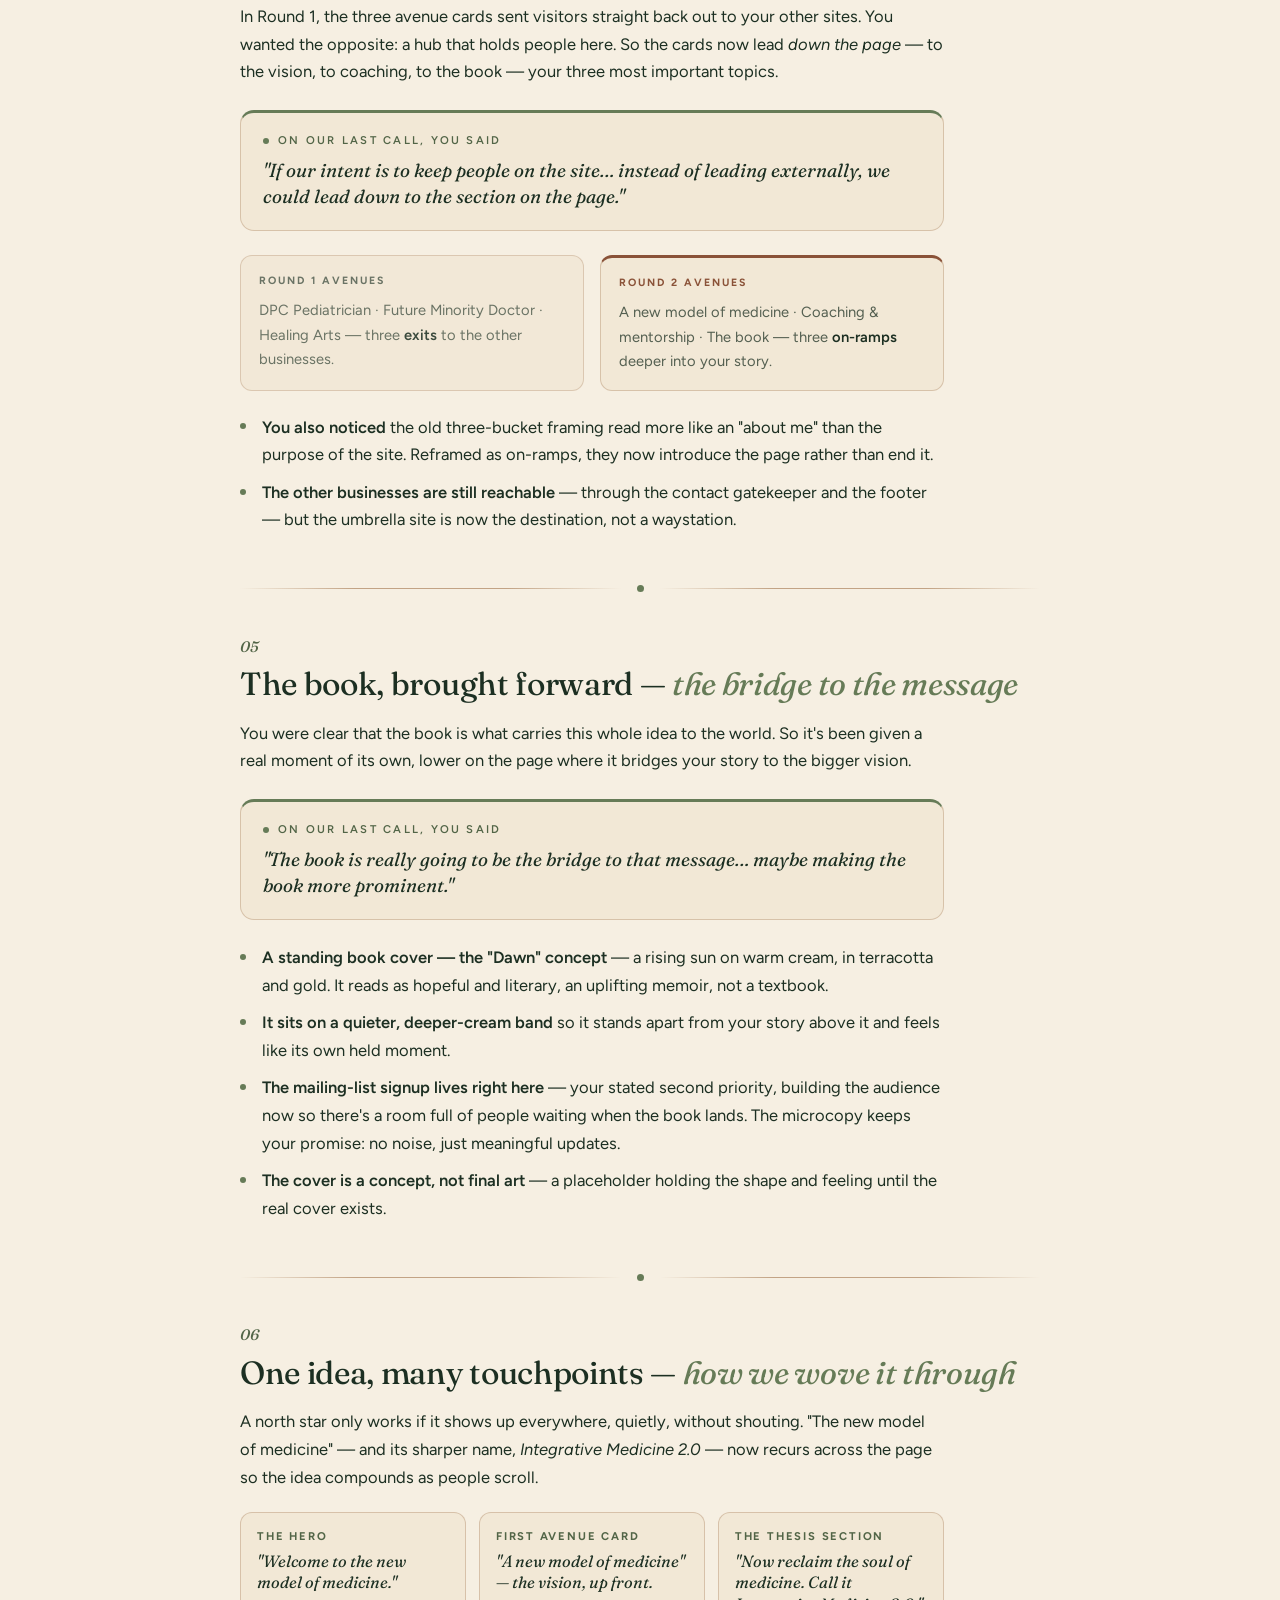
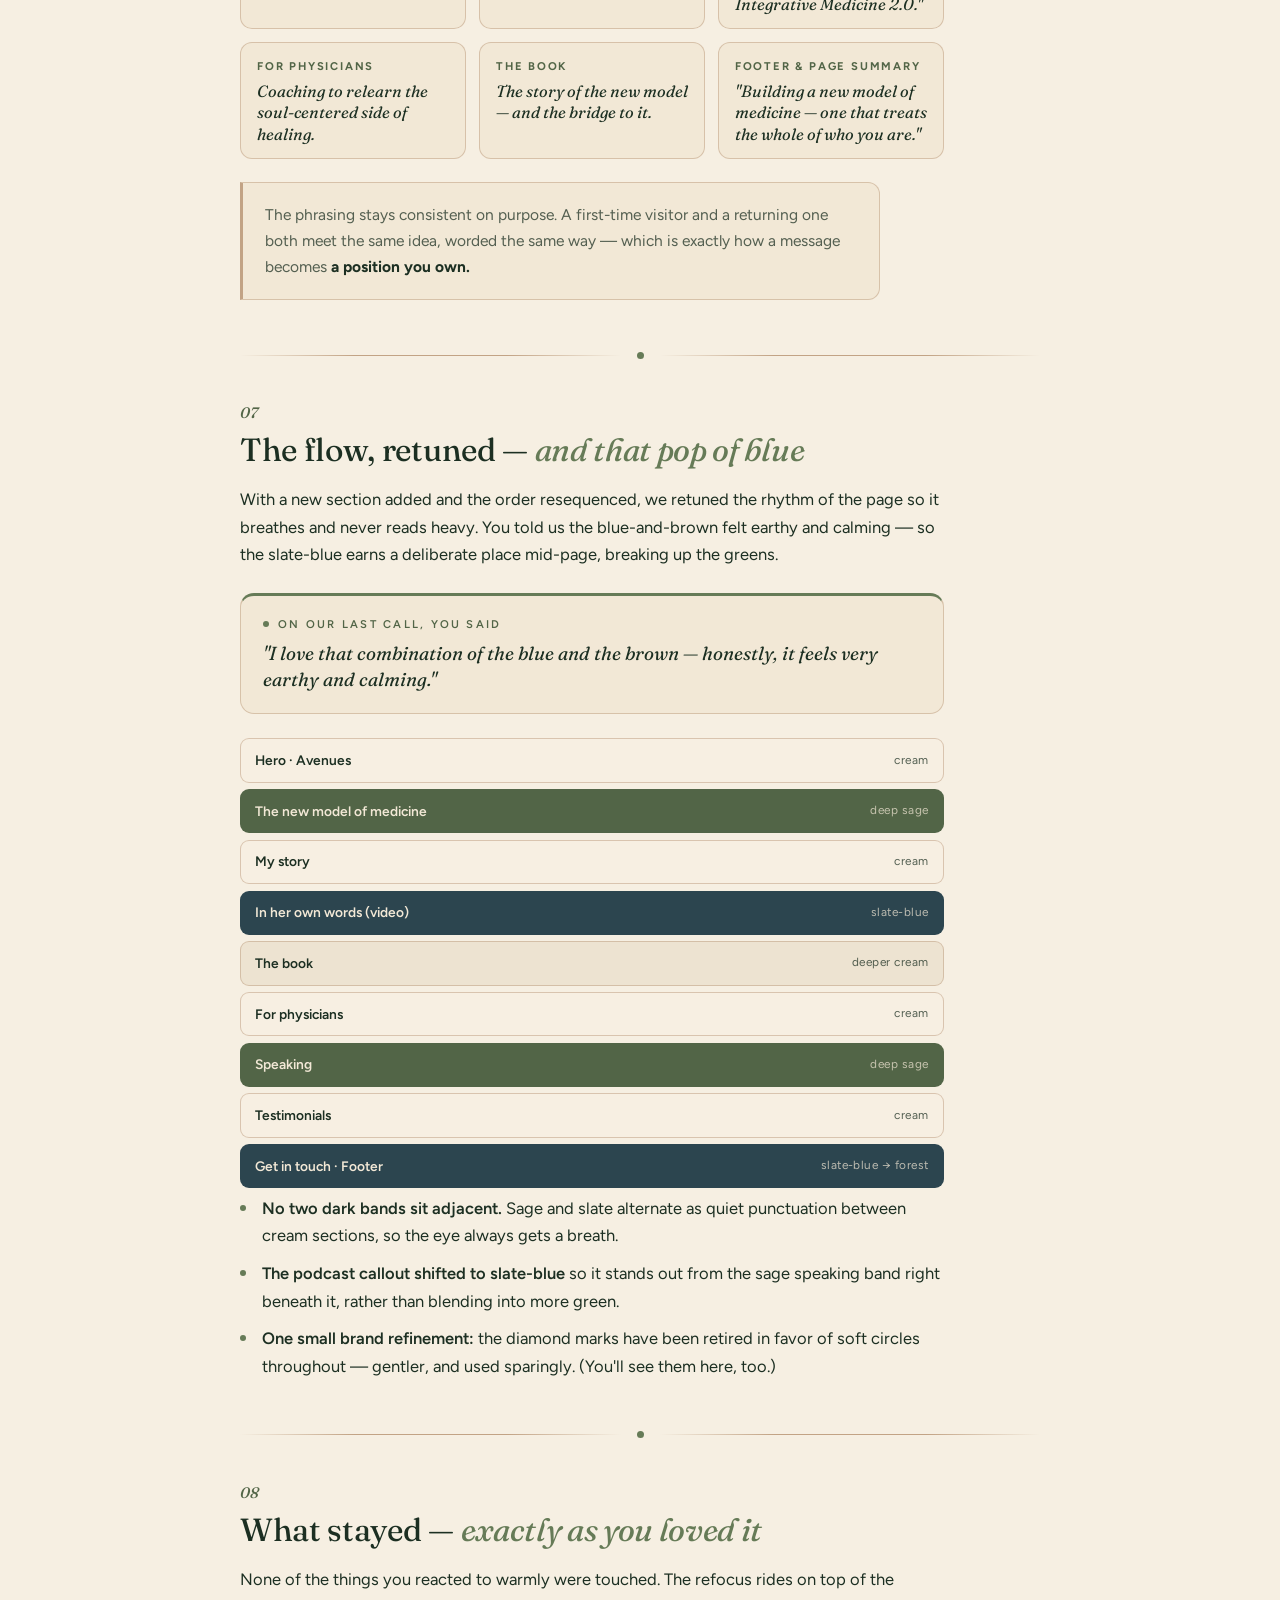
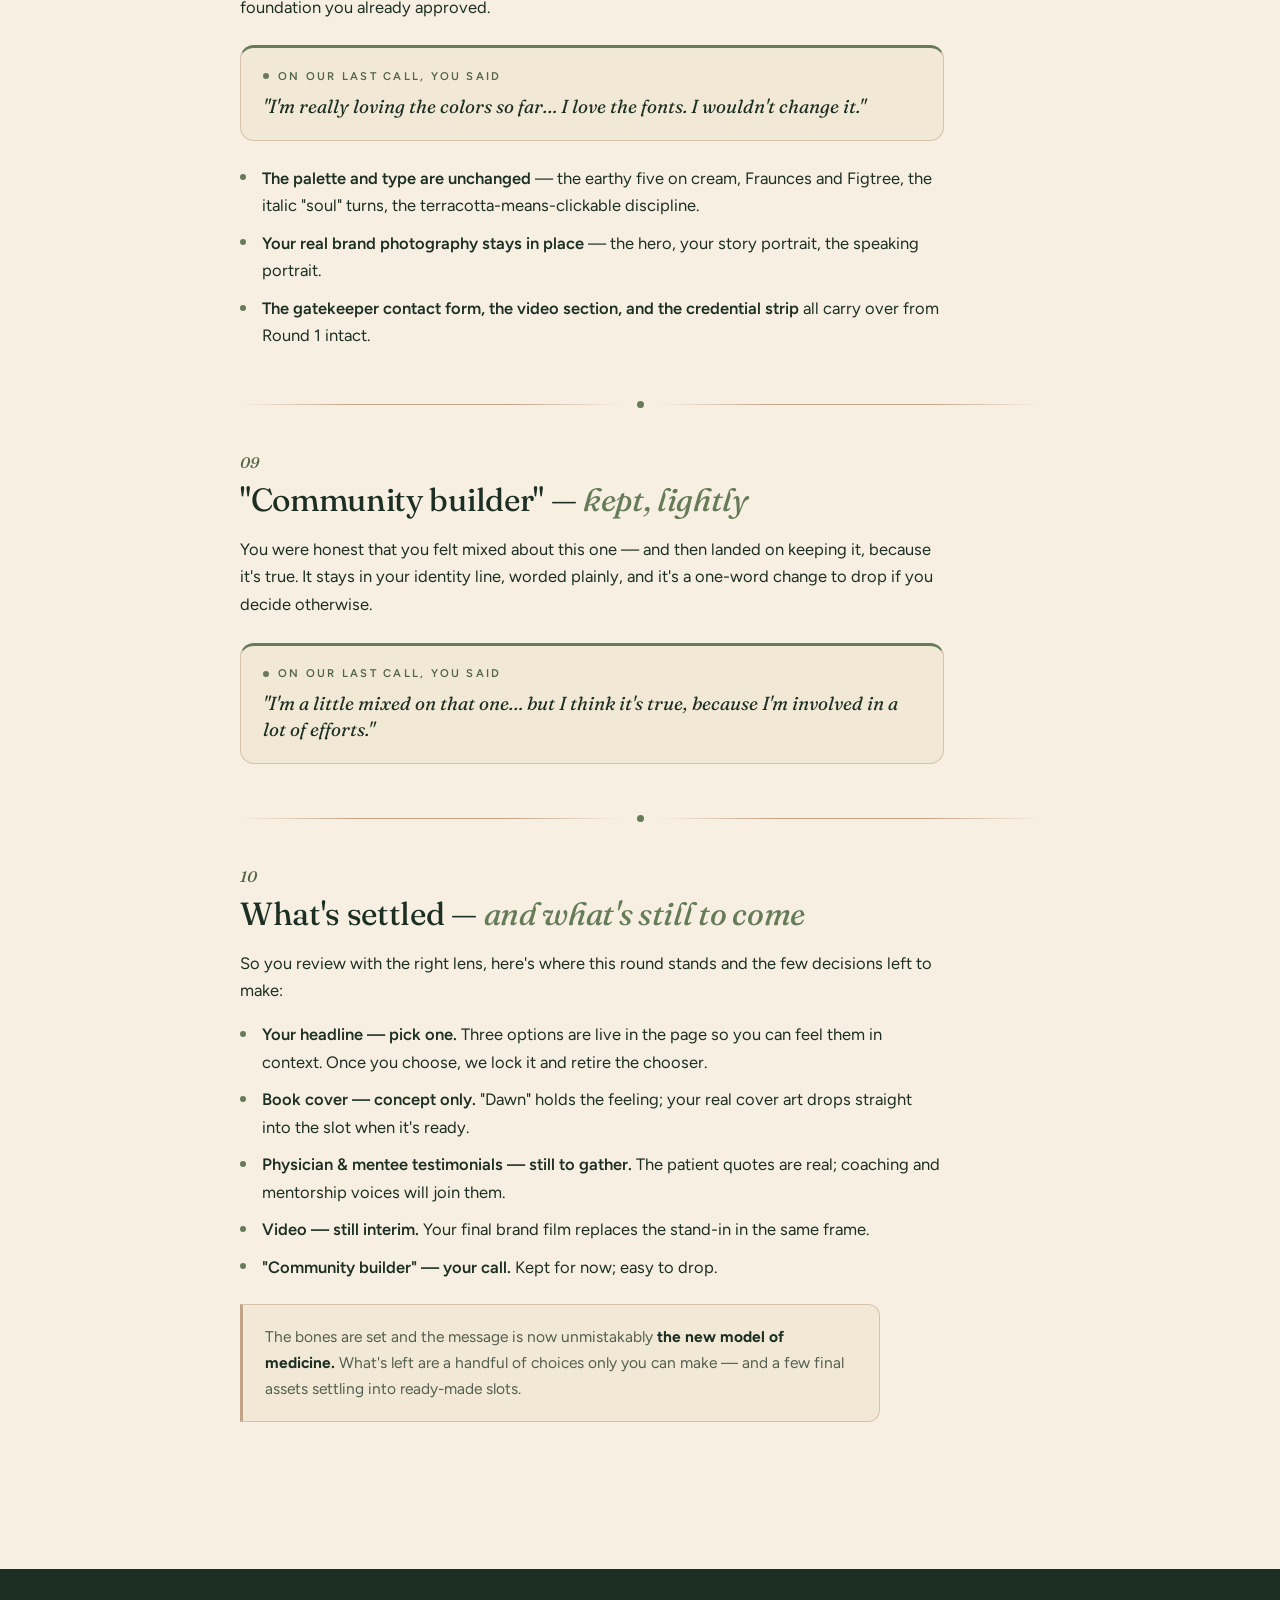
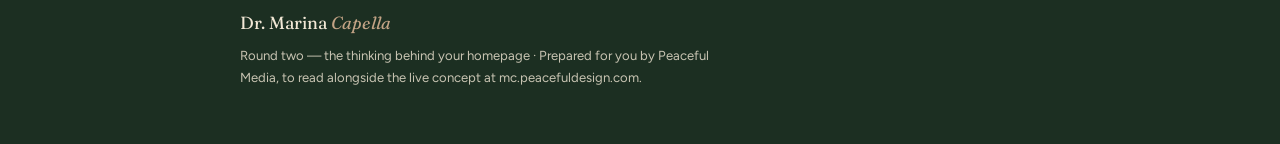
<file: Design-Notes-Round-2.html>
<!DOCTYPE html>
<html lang="en">
<head>
<meta charset="UTF-8">
<link rel="icon" type="image/svg+xml" href="[data-uri]">
<meta name="viewport" content="width=device-width, initial-scale=1.0">
<title>Dr. Marina Capella — Your Homepage, Round 2: The New Model of Medicine</title>
<link rel="preconnect" href="https://fonts.googleapis.com">
<link rel="preconnect" href="https://fonts.gstatic.com" crossorigin>
<link href="https://fonts.googleapis.com/css2?family=Fraunces:ital,opsz,wght@0,9..144,300..700;1,9..144,300..700&family=Figtree:ital,wght@0,300..700;1,300..700&display=swap" rel="stylesheet">
<style>
  :root{
    --forest:#1C2F22;
    --forest-soft:rgba(28,47,34,.74);
    --sage:#667B57;
    --sage-deep:#526547;
    --ochre:#C2A385;
    --cream:#EADCC9;
    --cream-card:#F2E8D6;
    --on-dark:#F2E8D6;
    --cta:#8A5238;
    --slate:#436A7A;
    --slate-deep:#2C454F;
    --line:rgba(194,163,133,.55);
    --paper:#F6EFE2;
    --max:880px;
  }
  *{margin:0;padding:0;box-sizing:border-box}
  body{
    font-family:'Figtree',system-ui,sans-serif;
    color:var(--forest);
    background:var(--paper);
    line-height:1.68;
    font-size:16.5px;
    -webkit-font-smoothing:antialiased;
  }
  .sheet{max-width:var(--max);margin:0 auto;padding:0 clamp(22px,5vw,40px)}

  /* ---------- masthead ---------- */
  .masthead{
    background:var(--forest);color:var(--on-dark);
    padding:clamp(3rem,7vw,5rem) 0 clamp(2.6rem,6vw,4rem);
  }
  .masthead .kicker{
    font-size:.74rem;letter-spacing:.24em;text-transform:uppercase;
    font-weight:600;color:var(--ochre);margin-bottom:1.5rem;
  }
  .masthead h1{
    font-family:'Fraunces',serif;font-weight:380;line-height:1.08;
    font-size:clamp(2.2rem,5vw,3.4rem);color:var(--on-dark);letter-spacing:-0.01em;
    margin-bottom:1.3rem;text-wrap:balance;
  }
  .masthead h1 em{font-style:italic;color:var(--ochre)}
  .masthead .standfirst{
    font-size:1.08rem;color:rgba(242,232,214,.86);max-width:60ch;
  }
  .masthead .meta{
    margin-top:2.2rem;padding-top:1.6rem;
    border-top:1px solid rgba(242,232,214,.2);
    display:flex;flex-wrap:wrap;gap:.4rem 2.4rem;font-size:.86rem;
    color:rgba(242,232,214,.78);
  }
  .masthead .meta b{color:var(--on-dark);font-weight:600}
  .masthead .meta a{color:var(--ochre);text-decoration:none;border-bottom:1px solid rgba(194,163,133,.4)}

  /* ---------- body ---------- */
  main{padding:clamp(2.6rem,6vw,4.2rem) 0 4rem}

  /* opening letter */
  .letter{
    max-width:64ch;margin-bottom:3rem;
  }
  .letter .salute{
    font-family:'Fraunces',serif;font-style:italic;font-weight:400;
    font-size:1.5rem;color:var(--sage-deep);margin-bottom:1rem;
  }
  .letter p{font-size:1.08rem;color:var(--forest-soft);margin-bottom:1rem}
  .letter p strong{font-weight:600;color:var(--forest)}
  .letter .sign{
    font-family:'Fraunces',serif;font-style:italic;font-size:1rem;
    color:var(--forest);margin-top:1.4rem;
  }

  section{margin-bottom:3.2rem;scroll-margin-top:1rem}
  .sec-num{
    font-family:'Fraunces',serif;font-style:italic;font-size:.95rem;
    color:var(--sage-deep);font-weight:500;
  }
  h2{
    font-family:'Fraunces',serif;font-weight:440;line-height:1.16;
    font-size:clamp(1.5rem,3vw,2rem);letter-spacing:-0.01em;
    margin:.35rem 0 1.1rem;text-wrap:balance;
  }
  h2 em{font-style:italic;color:var(--sage)}
  h3{
    font-family:'Figtree',sans-serif;font-weight:700;font-size:1rem;
    letter-spacing:.01em;margin:1.7rem 0 .5rem;color:var(--forest);
  }
  p{margin-bottom:1rem;max-width:64ch}
  p strong{font-weight:600}

  /* divider — soft circle (diamonds retired this round) */
  .divider{
    display:flex;align-items:center;gap:1rem;margin:2.6rem 0;
  }
  .divider::before,.divider::after{
    content:"";flex:1;height:1px;
    background:linear-gradient(90deg,transparent,var(--ochre) 30%,var(--ochre) 70%,transparent);
  }
  .divider span{width:7px;height:7px;background:var(--sage);border-radius:50%;flex:none}

  ul.notes{list-style:none;margin:.4rem 0 1rem}
  ul.notes li{
    position:relative;padding-left:1.4rem;margin-bottom:.6rem;max-width:64ch;
  }
  ul.notes li::before{
    content:"";position:absolute;left:0;top:.6em;
    width:6px;height:6px;border-radius:50%;background:var(--sage);
  }
  ul.notes li b{font-weight:600}

  .callout{
    background:var(--cream-card);border:1px solid var(--line);
    border-left:3px solid var(--ochre);border-radius:0 12px 12px 0;
    padding:1.2rem 1.4rem;margin:1.4rem 0;font-size:.97rem;
    color:var(--forest-soft);max-width:64ch;
  }
  .callout b{color:var(--forest)}

  /* "you told us" echo — her own words, answered */
  .echo{
    background:var(--cream-card);border:1px solid var(--line);
    border-radius:14px;border-top:3px solid var(--sage);
    padding:1.15rem 1.4rem 1.25rem;margin:1.5rem 0;max-width:64ch;
  }
  .echo .lbl{
    font-size:.7rem;letter-spacing:.2em;text-transform:uppercase;
    font-weight:600;color:var(--sage-deep);margin-bottom:.5rem;
    display:flex;align-items:center;gap:.55rem;
  }
  .echo .lbl::before{content:"";width:6px;height:6px;border-radius:50%;background:var(--sage);flex:none}
  .echo .said{
    font-family:'Fraunces',serif;font-style:italic;font-weight:400;
    font-size:1.18rem;line-height:1.38;color:var(--forest);
  }

  /* before / after change rows */
  .change{
    display:grid;grid-template-columns:1fr 1fr;gap:1rem;margin:1.4rem 0;max-width:64ch;
  }
  .change .col{
    border:1px solid var(--line);border-radius:12px;padding:1rem 1.1rem;background:var(--cream-card);
  }
  .change .col .tag{
    font-size:.66rem;letter-spacing:.2em;text-transform:uppercase;font-weight:700;margin-bottom:.5rem;
  }
  .change .col.was{opacity:.86}
  .change .col.was .tag{color:var(--forest-soft)}
  .change .col.now{border-top:3px solid var(--cta)}
  .change .col.now .tag{color:var(--cta)}
  .change .col p{font-size:.92rem;margin:0;color:var(--forest-soft)}
  .change .col p strong{color:var(--forest)}
  @media (max-width:620px){.change{grid-template-columns:1fr}}

  /* the woven term — touchpoints list */
  .weave{
    display:grid;grid-template-columns:repeat(auto-fit,minmax(220px,1fr));
    gap:.8rem;margin:1.3rem 0 .4rem;max-width:64ch;
  }
  .weave .pt{
    border:1px solid var(--line);border-radius:12px;background:var(--cream-card);
    padding:.85rem 1rem;
  }
  .weave .pt .where{font-size:.7rem;letter-spacing:.16em;text-transform:uppercase;font-weight:700;color:var(--sage-deep);margin-bottom:.35rem}
  .weave .pt .what{font-family:'Fraunces',serif;font-style:italic;font-size:1.02rem;line-height:1.3;color:var(--forest)}

  /* section-flow legend */
  .flow{display:flex;flex-direction:column;gap:.4rem;margin:1.3rem 0 .4rem;max-width:64ch}
  .flow .band{
    display:flex;align-items:center;gap:.8rem;border-radius:9px;padding:.6rem .9rem;
    font-size:.86rem;border:1px solid var(--line);
  }
  .flow .band .nm{font-weight:600}
  .flow .band .tone{font-size:.74rem;letter-spacing:.04em;color:var(--forest-soft);margin-left:auto}
  .flow .band.cream{background:#F7EFE2;color:var(--forest)}
  .flow .band.creamW{background:#EDE3D1;color:var(--forest)}
  .flow .band.sage{background:var(--sage-deep);color:var(--on-dark);border-color:transparent}
  .flow .band.sage .tone{color:rgba(242,232,214,.72)}
  .flow .band.slate{background:var(--slate-deep);color:var(--on-dark);border-color:transparent}
  .flow .band.slate .tone{color:rgba(242,232,214,.72)}

  footer.doc-foot{
    background:var(--forest);color:rgba(242,232,214,.8);
    padding:2.4rem 0;font-size:.85rem;margin-top:2rem;
  }
  footer.doc-foot .logo{font-family:'Fraunces',serif;font-size:1.1rem;color:var(--on-dark)}
  footer.doc-foot .logo em{font-style:italic;color:var(--ochre)}
  footer.doc-foot p{margin-top:.5rem;max-width:60ch;font-size:.82rem}

  a.inline{color:var(--cta);font-weight:600;text-decoration:none;border-bottom:1px solid rgba(138,82,56,.35)}

  @media print{
    body{background:#fff;font-size:11pt}
    .masthead{background:var(--forest)!important;-webkit-print-color-adjust:exact;print-color-adjust:exact}
    .callout,.echo,.change .col,.weave .pt,.flow .band,footer.doc-foot{-webkit-print-color-adjust:exact;print-color-adjust:exact}
    section{break-inside:avoid}
  }
</style>
</head>
<body>

<header class="masthead">
  <div class="sheet">
    <div class="kicker">Peaceful Media · Round two · Prepared for Dr. Marina Capella</div>
    <h1>The new model of medicine.<br><em>Round two of your homepage.</em></h1>
    <p class="standfirst">After our last call — and the conversation with Sonia that gave you permission to think bigger — you asked us to be bolder. This round threads one idea through the whole page: that you aren't only healing physicians, you're building a new model of medicine. Here's what changed, and why.</p>
    <div class="meta">
      <span><b>See it live:</b> <a href="https://mc.peacefuldesign.com/">mc.peacefuldesign.com</a></span>
      <span><b>This is:</b> Your homepage, second concept (Round 2)</span>
      <span><b>Builds on:</b> Roadmap call #2 + your messaging note</span>
    </div>
  </div>
</header>

<main>
  <div class="sheet">

    <div class="letter">
      <p class="salute">Marina —</p>
      <p>Last time, you told us something had shifted. "Healing the healer" still resonated, but you'd realized it pointed at only one part of the work — your work <em>with physicians</em>. What you're actually reaching for is larger: <strong>to reinvent medicine itself.</strong> A model that brings the soul back to the science, for healers and the people they care for alike.</p>
      <p>So this round isn't a redesign — it's a <strong>refocus</strong>. The voice, palette, and type you loved are all intact. What's new is a clear north star, named plainly, and woven through every section so the page finally says the bold thing out loud. Below, each change sits beside the words of yours that prompted it.</p>
      <p class="sign">— Nicki &amp; Sable</p>
    </div>

    <!-- 1 -->
    <section>
      <div class="sec-num">01</div>
      <h2>A bolder north star — <em>the new model of medicine</em></h2>
      <p>The lead message changed. "Healing the healer" now lives further down as a thread, not the banner — because, as you put it, it spoke only to physicians. The page now opens on the bigger vision, the one that includes everyone you want to reach.</p>
      <div class="echo">
        <div class="lbl">On our last call, you said</div>
        <div class="said">"The problem with that is it focuses only on my work with physicians — whereas what I'm really trying to do is reinvent medicine. Create a new model for everyone."</div>
      </div>
      <div class="change">
        <div class="col was">
          <div class="tag">Round 1 hero</div>
          <p><strong>Healing the healer.</strong> Reimagining medicine.</p>
        </div>
        <div class="col now">
          <div class="tag">Round 2 hero</div>
          <p><strong>Welcome to the new model of medicine.</strong> With a primary button that says <em>Explore the new model.</em></p>
        </div>
      </div>
      <ul class="notes">
        <li><b>The opening paragraph now speaks to physicians first</b> — coaching and mentorship to heal from burnout and relearn the intuitive, soul-centered side of medicine training left out — then widens to the whole vision.</li>
        <li><b>Three headline options are built into the page</b> so you can feel which level of boldness fits before we lock it: <em>"Welcome to the new model of medicine," "Reimagining medicine, starting with the healer,"</em> and <em>"Integrative Medicine 2.0."</em></li>
      </ul>
    </section>

    <div class="divider"><span></span></div>

    <!-- 2 -->
    <section>
      <div class="sec-num">02</div>
      <h2>A new section at the heart — <em>where the idea lives</em></h2>
      <p>The page now has a section that does nothing but name the thing you're building. It's a quiet, deep-sage band — your most important idea given its own room — headed <strong>"You mastered the science. Now reclaim the soul of medicine."</strong></p>
      <div class="echo">
        <div class="lbl">On our last call, you said</div>
        <div class="said">"This is the new model of medicine. This is medicine 2.0 — reimagining medicine."</div>
      </div>
      <ul class="notes">
        <li><b>It names the gap you keep returning to:</b> training taught you the science and told you to silence your intuition. This is the half of a physician's education nobody gave them — and the page says so directly.</li>
        <li><b>Three pillars</b> carry the promise: <em>Relearn your intuition · Science and soul, integrated · Heal the healer first</em> — styled to match the "For physicians" columns, so the page feels like one system.</li>
        <li><b>It coins the term.</b> The section closes on <em>"Call it Integrative Medicine 2.0,"</em> set in your signature italic so the phrase lands as a banner you can own.</li>
      </ul>
    </section>

    <div class="divider"><span></span></div>

    <!-- 3 -->
    <section>
      <div class="sec-num">03</div>
      <h2>Saying it out loud — <em>you're leading this</em></h2>
      <p>You said the bold framing still feels uncomfortable — and also that you don't see anyone else doing what you're envisioning. That space is yours to claim. The copy steps into it plainly, without slipping into hype.</p>
      <div class="echo">
        <div class="lbl">On our last call, you said</div>
        <div class="said">"I don't really see anyone out there doing what I am envisioning. So there is space to be filled — to own that space."</div>
      </div>
      <ul class="notes">
        <li><b>The page positions you as the one building the model</b> — "I'm building a new model of medicine that gives physicians back the other half of their education" — first person, grounded, never a sales pitch.</li>
        <li><b>It stays true to your voice.</b> Bold in claim, calm in tone. We lead with the vision, not with "leader of" language you're not ready to wear yet — the boldness is in <em>what</em> you're doing, stated simply.</li>
      </ul>
    </section>

    <div class="divider"><span></span></div>

    <!-- 4 -->
    <section>
      <div class="sec-num">04</div>
      <h2>Keeping people home — <em>the avenues now point inward</em></h2>
      <p>In Round 1, the three avenue cards sent visitors straight back out to your other sites. You wanted the opposite: a hub that holds people here. So the cards now lead <em>down the page</em> — to the vision, to coaching, to the book — your three most important topics.</p>
      <div class="echo">
        <div class="lbl">On our last call, you said</div>
        <div class="said">"If our intent is to keep people on the site… instead of leading externally, we could lead down to the section on the page."</div>
      </div>
      <div class="change">
        <div class="col was">
          <div class="tag">Round 1 avenues</div>
          <p>DPC Pediatrician · Future Minority Doctor · Healing Arts — three <strong>exits</strong> to the other businesses.</p>
        </div>
        <div class="col now">
          <div class="tag">Round 2 avenues</div>
          <p>A new model of medicine · Coaching &amp; mentorship · The book — three <strong>on-ramps</strong> deeper into your story.</p>
        </div>
      </div>
      <ul class="notes">
        <li><b>You also noticed</b> the old three-bucket framing read more like an "about me" than the purpose of the site. Reframed as on-ramps, they now introduce the page rather than end it.</li>
        <li><b>The other businesses are still reachable</b> — through the contact gatekeeper and the footer — but the umbrella site is now the destination, not a waystation.</li>
      </ul>
    </section>

    <div class="divider"><span></span></div>

    <!-- 5 -->
    <section>
      <div class="sec-num">05</div>
      <h2>The book, brought forward — <em>the bridge to the message</em></h2>
      <p>You were clear that the book is what carries this whole idea to the world. So it's been given a real moment of its own, lower on the page where it bridges your story to the bigger vision.</p>
      <div class="echo">
        <div class="lbl">On our last call, you said</div>
        <div class="said">"The book is really going to be the bridge to that message… maybe making the book more prominent."</div>
      </div>
      <ul class="notes">
        <li><b>A standing book cover — the "Dawn" concept</b> — a rising sun on warm cream, in terracotta and gold. It reads as hopeful and literary, an uplifting memoir, not a textbook.</li>
        <li><b>It sits on a quieter, deeper-cream band</b> so it stands apart from your story above it and feels like its own held moment.</li>
        <li><b>The mailing-list signup lives right here</b> — your stated second priority, building the audience now so there's a room full of people waiting when the book lands. The microcopy keeps your promise: no noise, just meaningful updates.</li>
        <li><b>The cover is a concept, not final art</b> — a placeholder holding the shape and feeling until the real cover exists.</li>
      </ul>
    </section>

    <div class="divider"><span></span></div>

    <!-- 6 -->
    <section>
      <div class="sec-num">06</div>
      <h2>One idea, many touchpoints — <em>how we wove it through</em></h2>
      <p>A north star only works if it shows up everywhere, quietly, without shouting. "The new model of medicine" — and its sharper name, <em>Integrative Medicine 2.0</em> — now recurs across the page so the idea compounds as people scroll.</p>
      <div class="weave">
        <div class="pt"><div class="where">The hero</div><div class="what">"Welcome to the new model of medicine."</div></div>
        <div class="pt"><div class="where">First avenue card</div><div class="what">"A new model of medicine" — the vision, up front.</div></div>
        <div class="pt"><div class="where">The thesis section</div><div class="what">"Now reclaim the soul of medicine. Call it Integrative Medicine 2.0."</div></div>
        <div class="pt"><div class="where">For physicians</div><div class="what">Coaching to relearn the soul-centered side of healing.</div></div>
        <div class="pt"><div class="where">The book</div><div class="what">The story of the new model — and the bridge to it.</div></div>
        <div class="pt"><div class="where">Footer &amp; page summary</div><div class="what">"Building a new model of medicine — one that treats the whole of who you are."</div></div>
      </div>
      <div class="callout">The phrasing stays consistent on purpose. A first-time visitor and a returning one both meet the same idea, worded the same way — which is exactly how a message becomes <b>a position you own.</b></div>
    </section>

    <div class="divider"><span></span></div>

    <!-- 7 -->
    <section>
      <div class="sec-num">07</div>
      <h2>The flow, retuned — <em>and that pop of blue</em></h2>
      <p>With a new section added and the order resequenced, we retuned the rhythm of the page so it breathes and never reads heavy. You told us the blue-and-brown felt earthy and calming — so the slate-blue earns a deliberate place mid-page, breaking up the greens.</p>
      <div class="echo">
        <div class="lbl">On our last call, you said</div>
        <div class="said">"I love that combination of the blue and the brown — honestly, it feels very earthy and calming."</div>
      </div>
      <div class="flow">
        <div class="band cream"><span class="nm">Hero · Avenues</span><span class="tone">cream</span></div>
        <div class="band sage"><span class="nm">The new model of medicine</span><span class="tone">deep sage</span></div>
        <div class="band cream"><span class="nm">My story</span><span class="tone">cream</span></div>
        <div class="band slate"><span class="nm">In her own words (video)</span><span class="tone">slate-blue</span></div>
        <div class="band creamW"><span class="nm">The book</span><span class="tone">deeper cream</span></div>
        <div class="band cream"><span class="nm">For physicians</span><span class="tone">cream</span></div>
        <div class="band sage"><span class="nm">Speaking</span><span class="tone">deep sage</span></div>
        <div class="band cream"><span class="nm">Testimonials</span><span class="tone">cream</span></div>
        <div class="band slate"><span class="nm">Get in touch · Footer</span><span class="tone">slate-blue → forest</span></div>
      </div>
      <ul class="notes">
        <li><b>No two dark bands sit adjacent.</b> Sage and slate alternate as quiet punctuation between cream sections, so the eye always gets a breath.</li>
        <li><b>The podcast callout shifted to slate-blue</b> so it stands out from the sage speaking band right beneath it, rather than blending into more green.</li>
        <li><b>One small brand refinement:</b> the diamond marks have been retired in favor of soft circles throughout — gentler, and used sparingly. (You'll see them here, too.)</li>
      </ul>
    </section>

    <div class="divider"><span></span></div>

    <!-- 8 -->
    <section>
      <div class="sec-num">08</div>
      <h2>What stayed — <em>exactly as you loved it</em></h2>
      <p>None of the things you reacted to warmly were touched. The refocus rides on top of the foundation you already approved.</p>
      <div class="echo">
        <div class="lbl">On our last call, you said</div>
        <div class="said">"I'm really loving the colors so far… I love the fonts. I wouldn't change it."</div>
      </div>
      <ul class="notes">
        <li><b>The palette and type are unchanged</b> — the earthy five on cream, Fraunces and Figtree, the italic "soul" turns, the terracotta-means-clickable discipline.</li>
        <li><b>Your real brand photography stays in place</b> — the hero, your story portrait, the speaking portrait.</li>
        <li><b>The gatekeeper contact form, the video section, and the credential strip</b> all carry over from Round 1 intact.</li>
      </ul>
    </section>

    <div class="divider"><span></span></div>

    <!-- 9 -->
    <section>
      <div class="sec-num">09</div>
      <h2>"Community builder" — <em>kept, lightly</em></h2>
      <p>You were honest that you felt mixed about this one — and then landed on keeping it, because it's true. It stays in your identity line, worded plainly, and it's a one-word change to drop if you decide otherwise.</p>
      <div class="echo">
        <div class="lbl">On our last call, you said</div>
        <div class="said">"I'm a little mixed on that one… but I think it's true, because I'm involved in a lot of efforts."</div>
      </div>
    </section>

    <div class="divider"><span></span></div>

    <!-- 10 -->
    <section>
      <div class="sec-num">10</div>
      <h2>What's settled — <em>and what's still to come</em></h2>
      <p>So you review with the right lens, here's where this round stands and the few decisions left to make:</p>
      <ul class="notes">
        <li><b>Your headline — pick one.</b> Three options are live in the page so you can feel them in context. Once you choose, we lock it and retire the chooser.</li>
        <li><b>Book cover — concept only.</b> "Dawn" holds the feeling; your real cover art drops straight into the slot when it's ready.</li>
        <li><b>Physician &amp; mentee testimonials — still to gather.</b> The patient quotes are real; coaching and mentorship voices will join them.</li>
        <li><b>Video — still interim.</b> Your final brand film replaces the stand-in in the same frame.</li>
        <li><b>"Community builder" — your call.</b> Kept for now; easy to drop.</li>
      </ul>
      <div class="callout">The bones are set and the message is now unmistakably <b>the new model of medicine.</b> What's left are a handful of choices only you can make — and a few final assets settling into ready-made slots.</div>
    </section>

  </div>
</main>

<footer class="doc-foot">
  <div class="sheet">
    <div class="logo">Dr. Marina <em>Capella</em></div>
    <p>Round two — the thinking behind your homepage · Prepared for you by Peaceful Media, to read alongside the live concept at mc.peacefuldesign.com.</p>
  </div>
</footer>

</body>
</html>
</file>
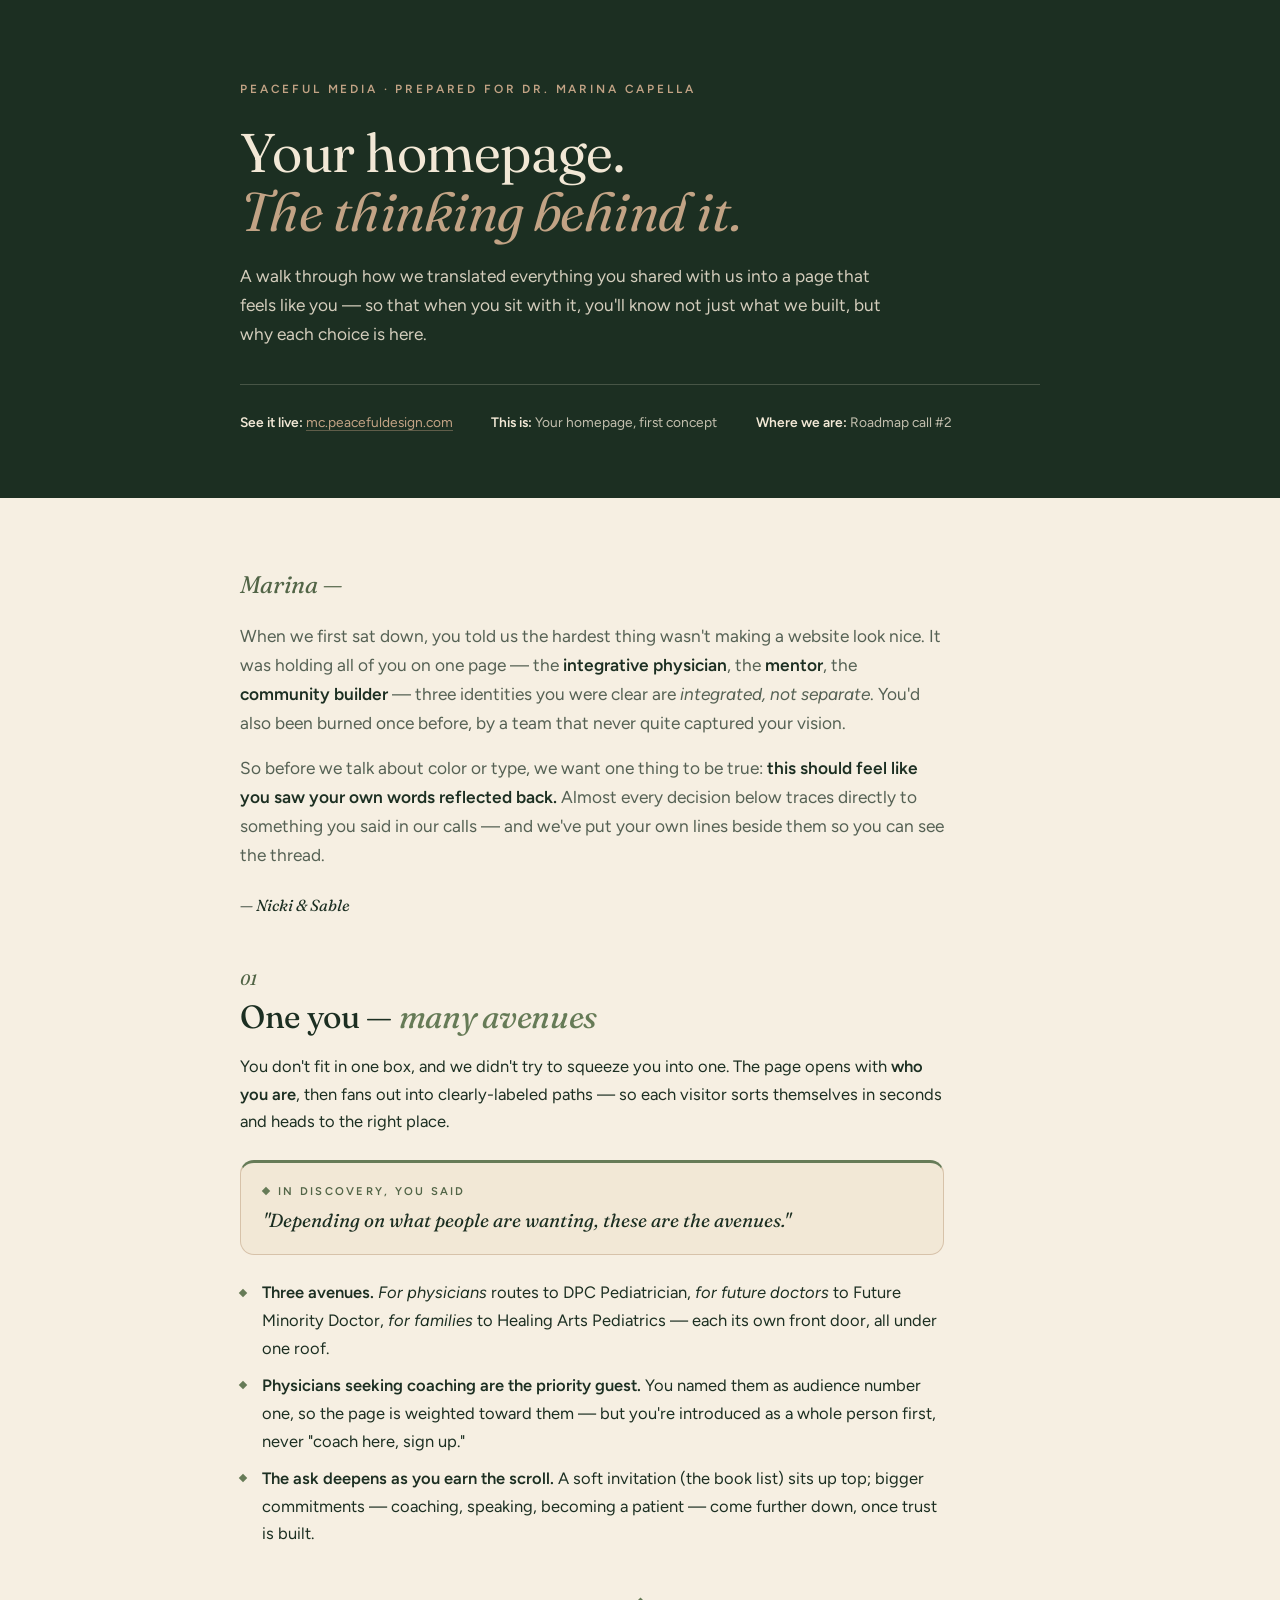
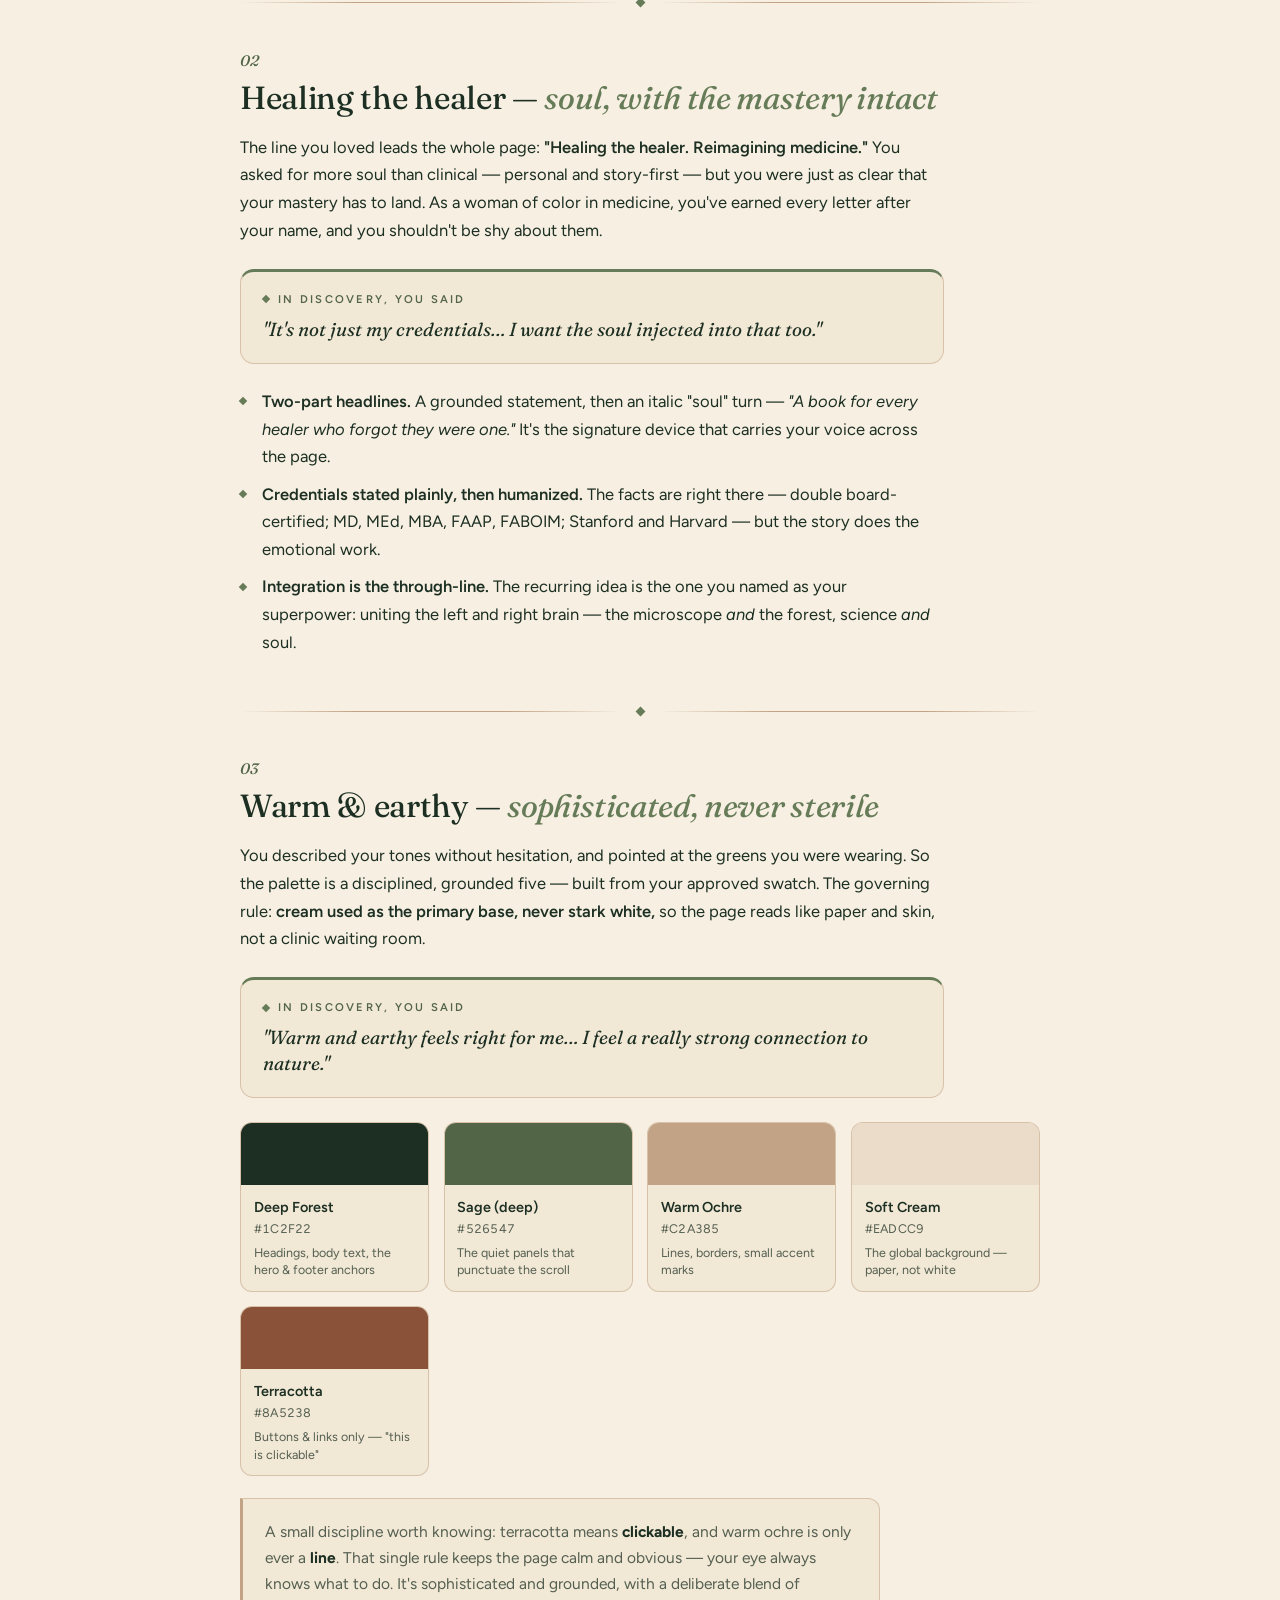
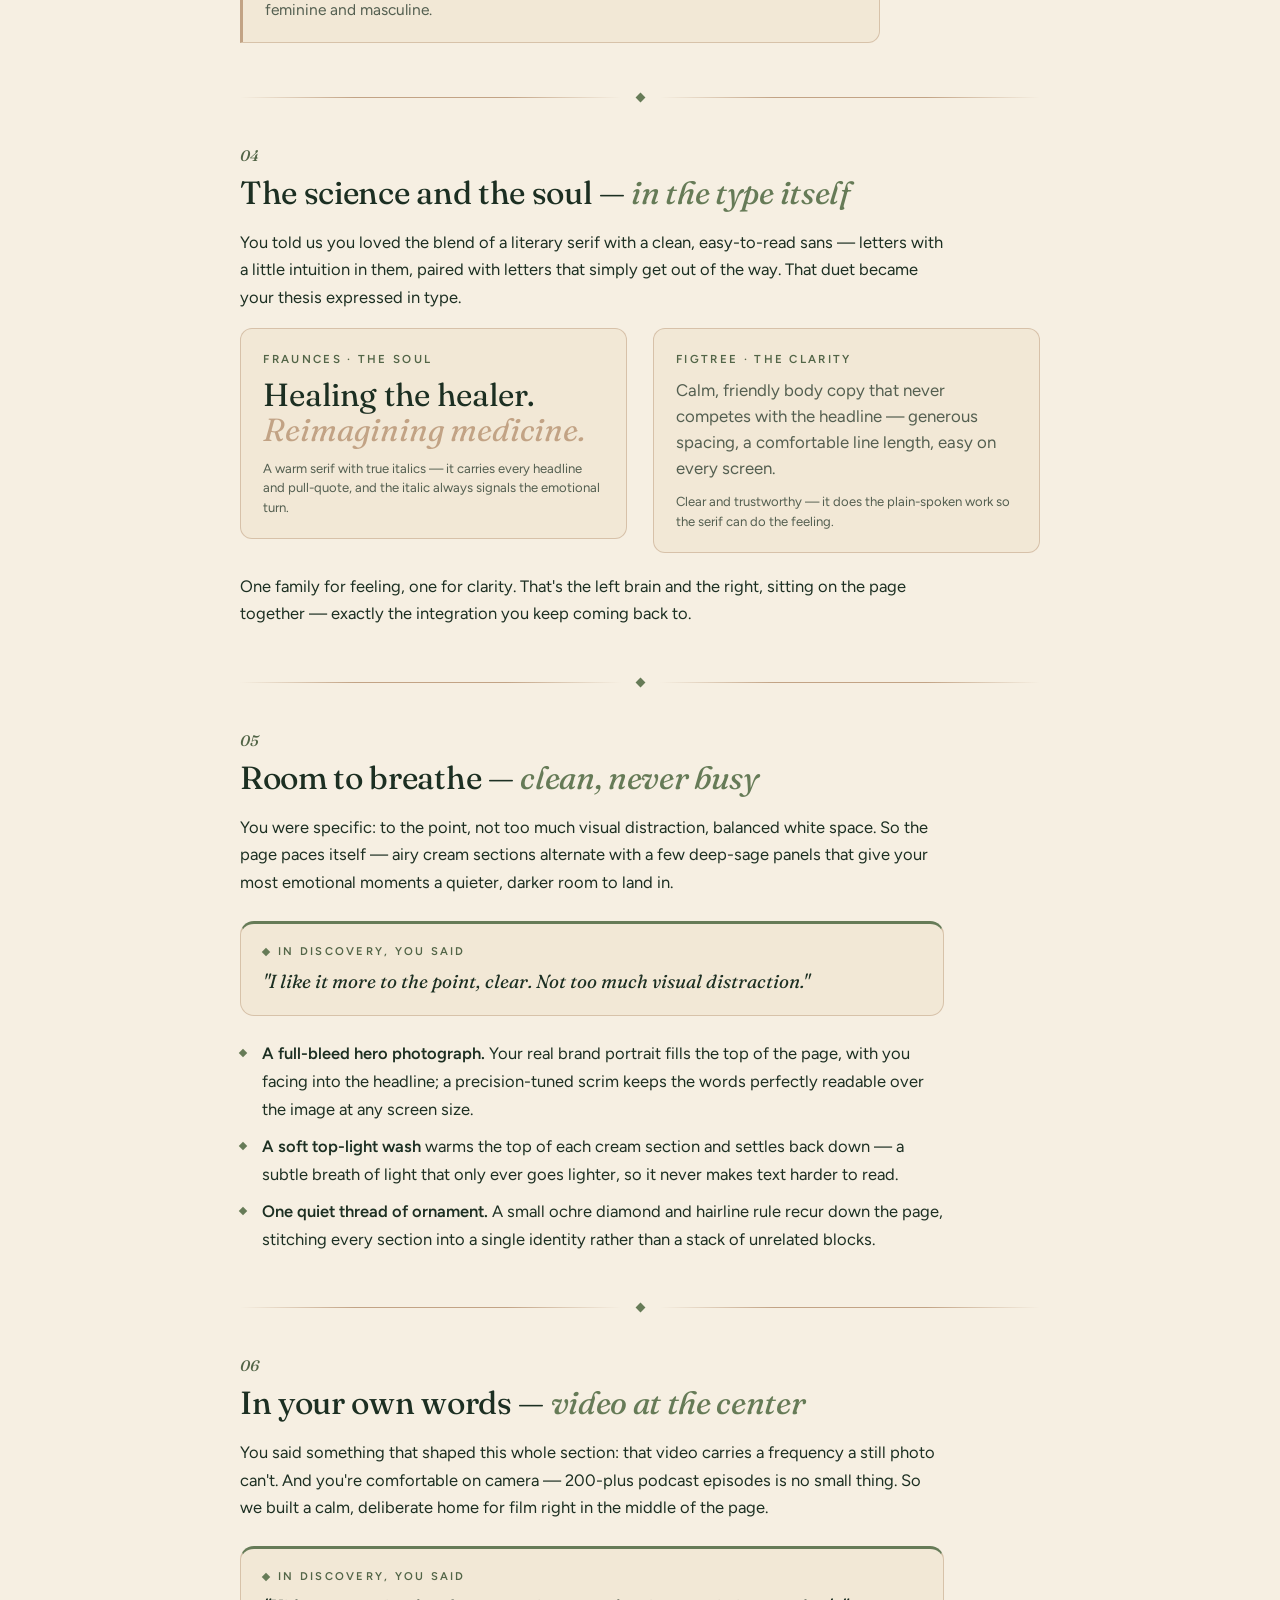
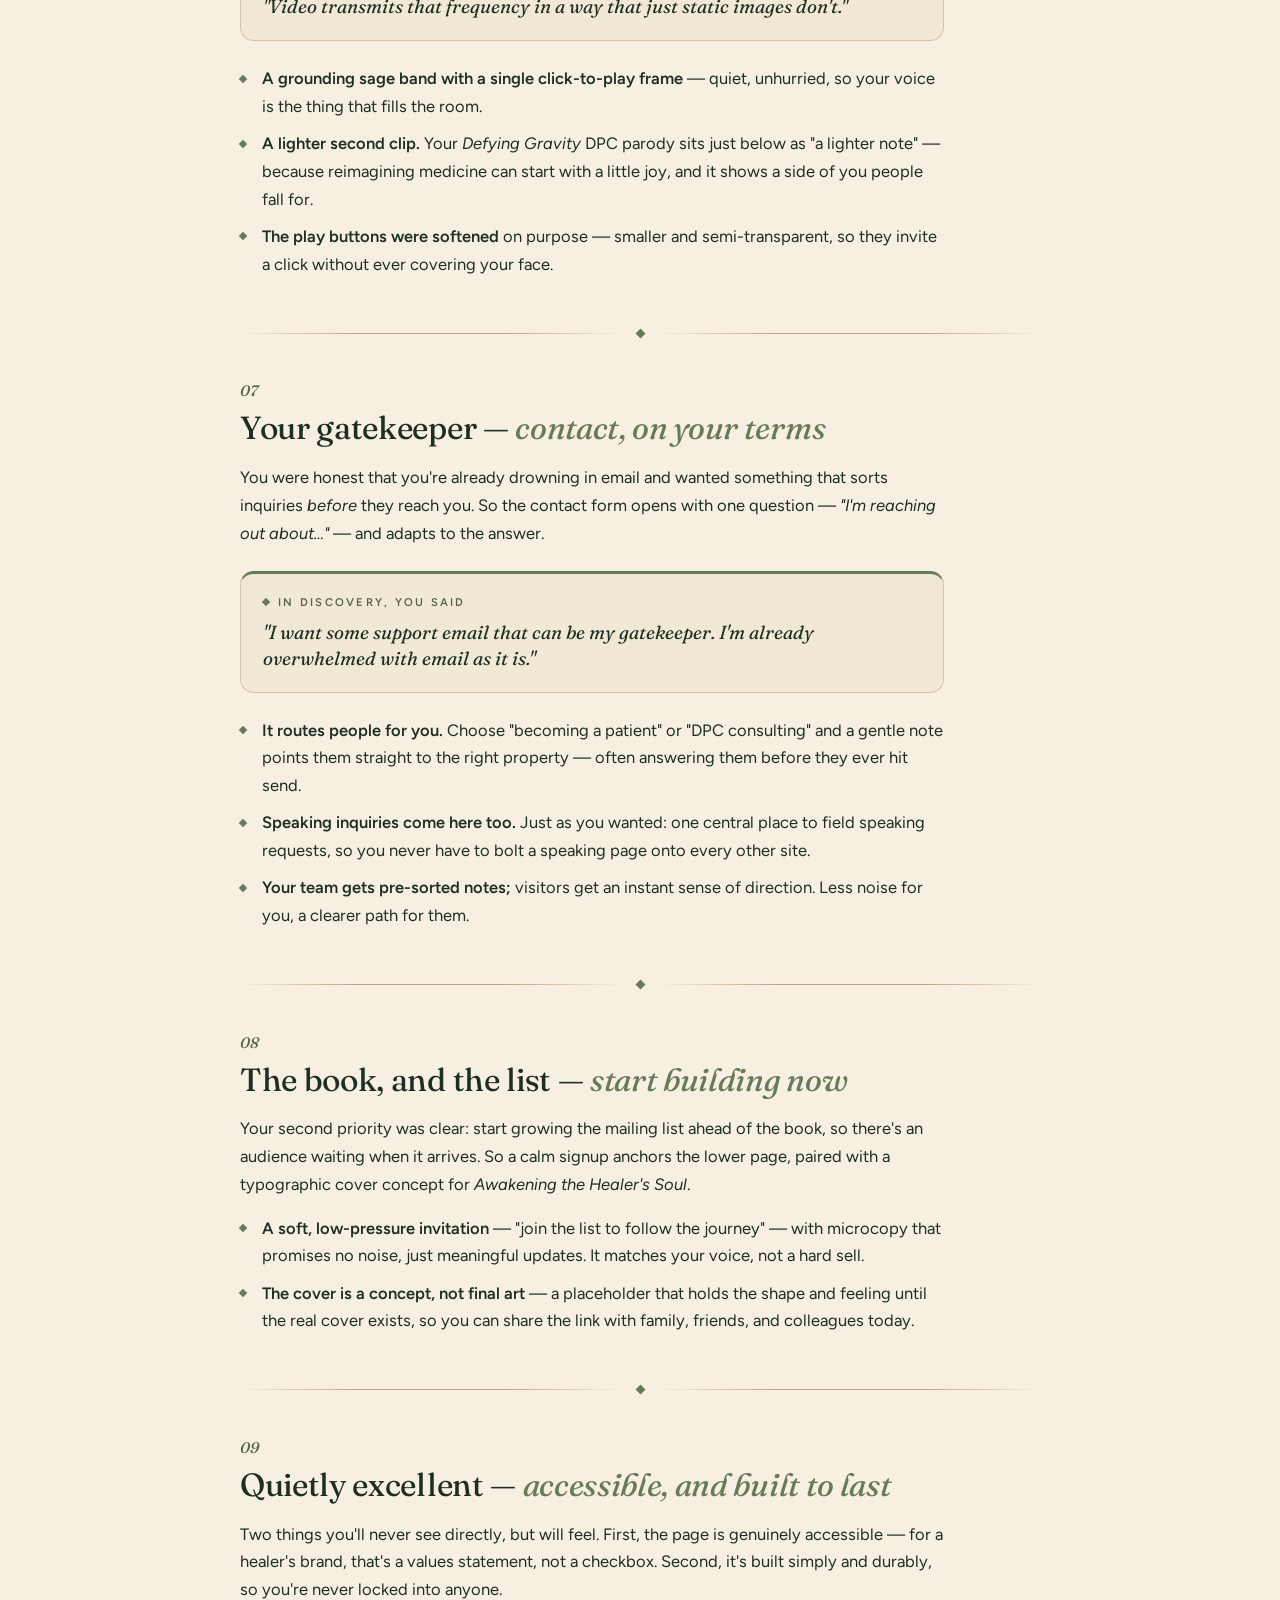
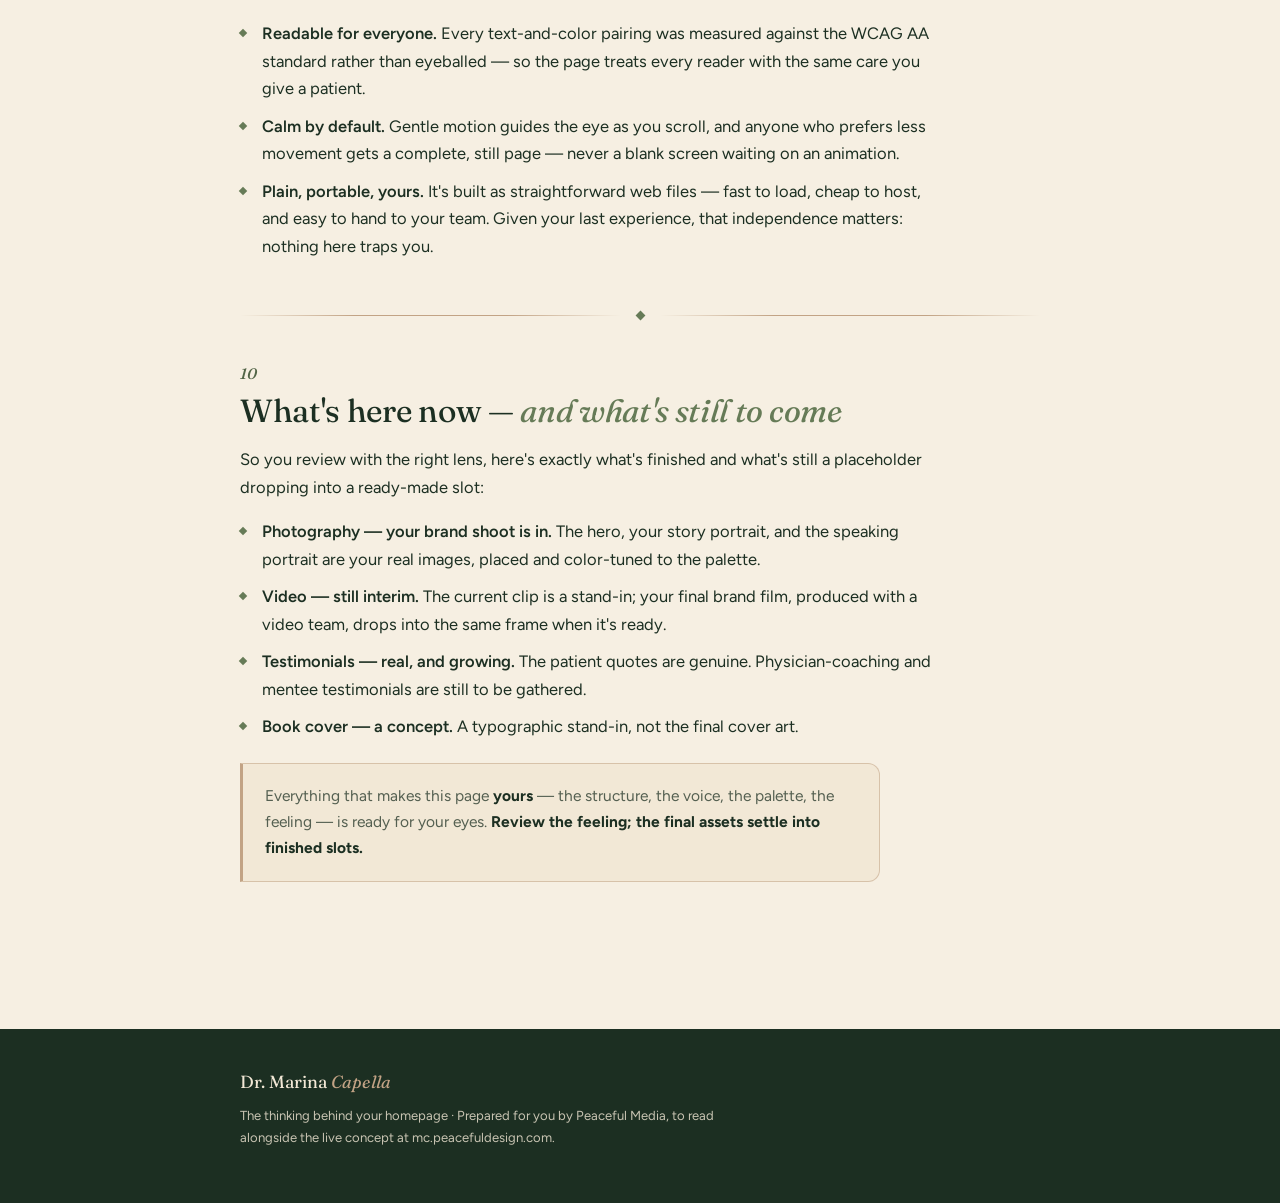
<file: Design-Notes.html>
<!DOCTYPE html>
<html lang="en">
<head>
<meta charset="UTF-8">
<link rel="icon" type="image/svg+xml" href="[data-uri]">
<meta name="viewport" content="width=device-width, initial-scale=1.0">
<title>Dr. Marina Capella — Your Homepage, and the Thinking Behind It</title>
<link rel="preconnect" href="https://fonts.googleapis.com">
<link rel="preconnect" href="https://fonts.gstatic.com" crossorigin>
<link href="https://fonts.googleapis.com/css2?family=Fraunces:ital,opsz,wght@0,9..144,300..700;1,9..144,300..700&family=Figtree:ital,wght@0,300..700;1,300..700&display=swap" rel="stylesheet">
<style>
  :root{
    --forest:#1C2F22;
    --forest-soft:rgba(28,47,34,.74);
    --sage:#667B57;
    --sage-deep:#526547;
    --ochre:#C2A385;
    --cream:#EADCC9;
    --cream-card:#F2E8D6;
    --on-dark:#F2E8D6;
    --cta:#8A5238;
    --line:rgba(194,163,133,.55);
    --paper:#F6EFE2;
    --max:880px;
  }
  *{margin:0;padding:0;box-sizing:border-box}
  body{
    font-family:'Figtree',system-ui,sans-serif;
    color:var(--forest);
    background:var(--paper);
    line-height:1.68;
    font-size:16.5px;
    -webkit-font-smoothing:antialiased;
  }
  .sheet{max-width:var(--max);margin:0 auto;padding:0 clamp(22px,5vw,40px)}

  /* ---------- masthead ---------- */
  .masthead{
    background:var(--forest);color:var(--on-dark);
    padding:clamp(3rem,7vw,5rem) 0 clamp(2.6rem,6vw,4rem);
  }
  .masthead .kicker{
    font-size:.74rem;letter-spacing:.24em;text-transform:uppercase;
    font-weight:600;color:var(--ochre);margin-bottom:1.5rem;
  }
  .masthead h1{
    font-family:'Fraunces',serif;font-weight:380;line-height:1.08;
    font-size:clamp(2.2rem,5vw,3.4rem);color:var(--on-dark);letter-spacing:-0.01em;
    margin-bottom:1.3rem;text-wrap:balance;
  }
  .masthead h1 em{font-style:italic;color:var(--ochre)}
  .masthead .standfirst{
    font-size:1.08rem;color:rgba(242,232,214,.86);max-width:60ch;
  }
  .masthead .meta{
    margin-top:2.2rem;padding-top:1.6rem;
    border-top:1px solid rgba(242,232,214,.2);
    display:flex;flex-wrap:wrap;gap:.4rem 2.4rem;font-size:.86rem;
    color:rgba(242,232,214,.78);
  }
  .masthead .meta b{color:var(--on-dark);font-weight:600}
  .masthead .meta a{color:var(--ochre);text-decoration:none;border-bottom:1px solid rgba(194,163,133,.4)}

  /* ---------- body ---------- */
  main{padding:clamp(2.6rem,6vw,4.2rem) 0 4rem}

  /* opening letter */
  .letter{
    max-width:64ch;margin-bottom:3rem;
  }
  .letter .salute{
    font-family:'Fraunces',serif;font-style:italic;font-weight:400;
    font-size:1.5rem;color:var(--sage-deep);margin-bottom:1rem;
  }
  .letter p{font-size:1.08rem;color:var(--forest-soft);margin-bottom:1rem}
  .letter p strong{font-weight:600;color:var(--forest)}
  .letter .sign{
    font-family:'Fraunces',serif;font-style:italic;font-size:1rem;
    color:var(--forest);margin-top:1.4rem;
  }

  section{margin-bottom:3.2rem;scroll-margin-top:1rem}
  .sec-num{
    font-family:'Fraunces',serif;font-style:italic;font-size:.95rem;
    color:var(--sage-deep);font-weight:500;
  }
  h2{
    font-family:'Fraunces',serif;font-weight:440;line-height:1.16;
    font-size:clamp(1.5rem,3vw,2rem);letter-spacing:-0.01em;
    margin:.35rem 0 1.1rem;text-wrap:balance;
  }
  h2 em{font-style:italic;color:var(--sage)}
  h3{
    font-family:'Figtree',sans-serif;font-weight:700;font-size:1rem;
    letter-spacing:.01em;margin:1.7rem 0 .5rem;color:var(--forest);
  }
  p{margin-bottom:1rem;max-width:64ch}
  p strong{font-weight:600}
  .divider{
    display:flex;align-items:center;gap:1rem;margin:2.6rem 0;
  }
  .divider::before,.divider::after{
    content:"";flex:1;height:1px;
    background:linear-gradient(90deg,transparent,var(--ochre) 30%,var(--ochre) 70%,transparent);
  }
  .divider span{width:7px;height:7px;background:var(--sage);transform:rotate(45deg);flex:none}

  ul.notes{list-style:none;margin:.4rem 0 1rem}
  ul.notes li{
    position:relative;padding-left:1.4rem;margin-bottom:.6rem;max-width:64ch;
  }
  ul.notes li::before{
    content:"";position:absolute;left:0;top:.62em;
    width:6px;height:6px;background:var(--sage);transform:rotate(45deg);
  }
  ul.notes li b{font-weight:600}

  .callout{
    background:var(--cream-card);border:1px solid var(--line);
    border-left:3px solid var(--ochre);border-radius:0 12px 12px 0;
    padding:1.2rem 1.4rem;margin:1.4rem 0;font-size:.97rem;
    color:var(--forest-soft);max-width:64ch;
  }
  .callout b{color:var(--forest)}

  /* "you told us" echo — her own words, answered */
  .echo{
    background:var(--cream-card);border:1px solid var(--line);
    border-radius:14px;border-top:3px solid var(--sage);
    padding:1.15rem 1.4rem 1.25rem;margin:1.5rem 0;max-width:64ch;
  }
  .echo .lbl{
    font-size:.7rem;letter-spacing:.2em;text-transform:uppercase;
    font-weight:600;color:var(--sage-deep);margin-bottom:.5rem;
    display:flex;align-items:center;gap:.55rem;
  }
  .echo .lbl::before{content:"";width:6px;height:6px;background:var(--sage);transform:rotate(45deg);flex:none}
  .echo .said{
    font-family:'Fraunces',serif;font-style:italic;font-weight:400;
    font-size:1.18rem;line-height:1.38;color:var(--forest);
  }

  /* swatches */
  .swatches{
    display:grid;grid-template-columns:repeat(auto-fit,minmax(150px,1fr));
    gap:.9rem;margin:1.4rem 0 .6rem;
  }
  .sw{border:1px solid var(--line);border-radius:12px;overflow:hidden;background:var(--cream-card)}
  .sw .chip{height:62px}
  .sw .info{padding:.6rem .8rem .75rem}
  .sw .name{font-weight:600;font-size:.9rem}
  .sw .hex{font-size:.78rem;color:var(--forest-soft);font-variant-numeric:tabular-nums;letter-spacing:.02em}
  .sw .role{font-size:.78rem;color:var(--forest-soft);margin-top:.25rem;line-height:1.4}

  /* type specimen */
  .type-row{display:flex;flex-wrap:wrap;gap:1.6rem;align-items:baseline;margin:.6rem 0 1.2rem}
  .specimen{flex:1;min-width:240px;background:var(--cream-card);border:1px solid var(--line);border-radius:12px;padding:1.3rem 1.4rem}
  .specimen .fam{font-size:.72rem;letter-spacing:.2em;text-transform:uppercase;color:var(--sage-deep);font-weight:600;margin-bottom:.5rem}
  .specimen .big-serif{font-family:'Fraunces',serif;font-size:2rem;font-weight:400;line-height:1.1}
  .specimen .big-serif em{font-style:italic;color:var(--ochre)}
  .specimen .big-sans{font-family:'Figtree',sans-serif;font-size:1.05rem;line-height:1.55;color:var(--forest-soft)}
  .specimen .scale{font-size:.82rem;color:var(--forest-soft);margin-top:.7rem;line-height:1.5}

  footer.doc-foot{
    background:var(--forest);color:rgba(242,232,214,.8);
    padding:2.4rem 0;font-size:.85rem;margin-top:2rem;
  }
  footer.doc-foot .logo{font-family:'Fraunces',serif;font-size:1.1rem;color:var(--on-dark)}
  footer.doc-foot .logo em{font-style:italic;color:var(--ochre)}
  footer.doc-foot p{margin-top:.5rem;max-width:60ch;font-size:.82rem}

  a.inline{color:var(--cta);font-weight:600;text-decoration:none;border-bottom:1px solid rgba(138,82,56,.35)}

  @media print{
    body{background:#fff;font-size:11pt}
    .masthead{background:var(--forest)!important;-webkit-print-color-adjust:exact;print-color-adjust:exact}
    .sw .chip,.callout,.echo,.specimen,footer.doc-foot{-webkit-print-color-adjust:exact;print-color-adjust:exact}
    section{break-inside:avoid}
  }
</style>
</head>
<body>

<header class="masthead">
  <div class="sheet">
    <div class="kicker">Peaceful Media · Prepared for Dr. Marina Capella</div>
    <h1>Your homepage.<br><em>The thinking behind it.</em></h1>
    <p class="standfirst">A walk through how we translated everything you shared with us into a page that feels like you — so that when you sit with it, you'll know not just what we built, but why each choice is here.</p>
    <div class="meta">
      <span><b>See it live:</b> <a href="https://mc.peacefuldesign.com/">mc.peacefuldesign.com</a></span>
      <span><b>This is:</b> Your homepage, first concept</span>
      <span><b>Where we are:</b> Roadmap call #2</span>
    </div>
  </div>
</header>

<main>
  <div class="sheet">

    <div class="letter">
      <p class="salute">Marina —</p>
      <p>When we first sat down, you told us the hardest thing wasn't making a website look nice. It was holding all of you on one page — the <strong>integrative physician</strong>, the <strong>mentor</strong>, the <strong>community builder</strong> — three identities you were clear are <em>integrated, not separate</em>. You'd also been burned once before, by a team that never quite captured your vision.</p>
      <p>So before we talk about color or type, we want one thing to be true: <strong>this should feel like you saw your own words reflected back.</strong> Almost every decision below traces directly to something you said in our calls — and we've put your own lines beside them so you can see the thread.</p>
      <p class="sign">— Nicki &amp; Sable</p>
    </div>

    <!-- 1 -->
    <section>
      <div class="sec-num">01</div>
      <h2>One you — <em>many avenues</em></h2>
      <p>You don't fit in one box, and we didn't try to squeeze you into one. The page opens with <strong>who you are</strong>, then fans out into clearly-labeled paths — so each visitor sorts themselves in seconds and heads to the right place.</p>
      <div class="echo">
        <div class="lbl">In discovery, you said</div>
        <div class="said">"Depending on what people are wanting, these are the avenues."</div>
      </div>
      <ul class="notes">
        <li><b>Three avenues.</b> <em>For physicians</em> routes to DPC Pediatrician, <em>for future doctors</em> to Future Minority Doctor, <em>for families</em> to Healing Arts Pediatrics — each its own front door, all under one roof.</li>
        <li><b>Physicians seeking coaching are the priority guest.</b> You named them as audience number one, so the page is weighted toward them — but you're introduced as a whole person first, never "coach here, sign up."</li>
        <li><b>The ask deepens as you earn the scroll.</b> A soft invitation (the book list) sits up top; bigger commitments — coaching, speaking, becoming a patient — come further down, once trust is built.</li>
      </ul>
    </section>

    <div class="divider"><span></span></div>

    <!-- 2 -->
    <section>
      <div class="sec-num">02</div>
      <h2>Healing the healer — <em>soul, with the mastery intact</em></h2>
      <p>The line you loved leads the whole page: <strong>"Healing the healer. Reimagining medicine."</strong> You asked for more soul than clinical — personal and story-first — but you were just as clear that your mastery has to land. As a woman of color in medicine, you've earned every letter after your name, and you shouldn't be shy about them.</p>
      <div class="echo">
        <div class="lbl">In discovery, you said</div>
        <div class="said">"It's not just my credentials… I want the soul injected into that too."</div>
      </div>
      <ul class="notes">
        <li><b>Two-part headlines.</b> A grounded statement, then an italic "soul" turn — <em>"A book for every healer who forgot they were one."</em> It's the signature device that carries your voice across the page.</li>
        <li><b>Credentials stated plainly, then humanized.</b> The facts are right there — double board-certified; MD, MEd, MBA, FAAP, FABOIM; Stanford and Harvard — but the story does the emotional work.</li>
        <li><b>Integration is the through-line.</b> The recurring idea is the one you named as your superpower: uniting the left and right brain — the microscope <em>and</em> the forest, science <em>and</em> soul.</li>
      </ul>
    </section>

    <div class="divider"><span></span></div>

    <!-- 3 -->
    <section>
      <div class="sec-num">03</div>
      <h2>Warm &amp; earthy — <em>sophisticated, never sterile</em></h2>
      <p>You described your tones without hesitation, and pointed at the greens you were wearing. So the palette is a disciplined, grounded five — built from your approved swatch. The governing rule: <strong>cream used as the primary base, never stark white,</strong> so the page reads like paper and skin, not a clinic waiting room.</p>
      <div class="echo">
        <div class="lbl">In discovery, you said</div>
        <div class="said">"Warm and earthy feels right for me… I feel a really strong connection to nature."</div>
      </div>
      <div class="swatches">
        <div class="sw"><div class="chip" style="background:#1C2F22"></div><div class="info"><div class="name">Deep Forest</div><div class="hex">#1C2F22</div><div class="role">Headings, body text, the hero &amp; footer anchors</div></div></div>
        <div class="sw"><div class="chip" style="background:#526547"></div><div class="info"><div class="name">Sage (deep)</div><div class="hex">#526547</div><div class="role">The quiet panels that punctuate the scroll</div></div></div>
        <div class="sw"><div class="chip" style="background:#C2A385"></div><div class="info"><div class="name">Warm Ochre</div><div class="hex">#C2A385</div><div class="role">Lines, borders, small accent marks</div></div></div>
        <div class="sw"><div class="chip" style="background:#EADCC9"></div><div class="info"><div class="name">Soft Cream</div><div class="hex">#EADCC9</div><div class="role">The global background — paper, not white</div></div></div>
        <div class="sw"><div class="chip" style="background:#8A5238"></div><div class="info"><div class="name">Terracotta</div><div class="hex">#8A5238</div><div class="role">Buttons &amp; links only — "this is clickable"</div></div></div>
      </div>
      <div class="callout">A small discipline worth knowing: terracotta means <b>clickable</b>, and warm ochre is only ever a <b>line</b>. That single rule keeps the page calm and obvious — your eye always knows what to do. It's sophisticated and grounded, with a deliberate blend of feminine and masculine.</div>
    </section>

    <div class="divider"><span></span></div>

    <!-- 4 -->
    <section>
      <div class="sec-num">04</div>
      <h2>The science and the soul — <em>in the type itself</em></h2>
      <p>You told us you loved the blend of a literary serif with a clean, easy-to-read sans — letters with a little intuition in them, paired with letters that simply get out of the way. That duet became your thesis expressed in type.</p>
      <div class="type-row">
        <div class="specimen">
          <div class="fam">Fraunces · the soul</div>
          <div class="big-serif">Healing the healer.<br><em>Reimagining medicine.</em></div>
          <div class="scale">A warm serif with true italics — it carries every headline and pull-quote, and the italic always signals the emotional turn.</div>
        </div>
        <div class="specimen">
          <div class="fam">Figtree · the clarity</div>
          <div class="big-sans">Calm, friendly body copy that never competes with the headline — generous spacing, a comfortable line length, easy on every screen.</div>
          <div class="scale">Clear and trustworthy — it does the plain-spoken work so the serif can do the feeling.</div>
        </div>
      </div>
      <p>One family for feeling, one for clarity. That's the left brain and the right, sitting on the page together — exactly the integration you keep coming back to.</p>
    </section>

    <div class="divider"><span></span></div>

    <!-- 5 -->
    <section>
      <div class="sec-num">05</div>
      <h2>Room to breathe — <em>clean, never busy</em></h2>
      <p>You were specific: to the point, not too much visual distraction, balanced white space. So the page paces itself — airy cream sections alternate with a few deep-sage panels that give your most emotional moments a quieter, darker room to land in.</p>
      <div class="echo">
        <div class="lbl">In discovery, you said</div>
        <div class="said">"I like it more to the point, clear. Not too much visual distraction."</div>
      </div>
      <ul class="notes">
        <li><b>A full-bleed hero photograph.</b> Your real brand portrait fills the top of the page, with you facing into the headline; a precision-tuned scrim keeps the words perfectly readable over the image at any screen size.</li>
        <li><b>A soft top-light wash</b> warms the top of each cream section and settles back down — a subtle breath of light that only ever goes lighter, so it never makes text harder to read.</li>
        <li><b>One quiet thread of ornament.</b> A small ochre diamond and hairline rule recur down the page, stitching every section into a single identity rather than a stack of unrelated blocks.</li>
      </ul>
    </section>

    <div class="divider"><span></span></div>

    <!-- 6 -->
    <section>
      <div class="sec-num">06</div>
      <h2>In your own words — <em>video at the center</em></h2>
      <p>You said something that shaped this whole section: that video carries a frequency a still photo can't. And you're comfortable on camera — 200-plus podcast episodes is no small thing. So we built a calm, deliberate home for film right in the middle of the page.</p>
      <div class="echo">
        <div class="lbl">In discovery, you said</div>
        <div class="said">"Video transmits that frequency in a way that just static images don't."</div>
      </div>
      <ul class="notes">
        <li><b>A grounding sage band with a single click-to-play frame</b> — quiet, unhurried, so your voice is the thing that fills the room.</li>
        <li><b>A lighter second clip.</b> Your <em>Defying Gravity</em> DPC parody sits just below as "a lighter note" — because reimagining medicine can start with a little joy, and it shows a side of you people fall for.</li>
        <li><b>The play buttons were softened</b> on purpose — smaller and semi-transparent, so they invite a click without ever covering your face.</li>
      </ul>
    </section>

    <div class="divider"><span></span></div>

    <!-- 7 -->
    <section>
      <div class="sec-num">07</div>
      <h2>Your gatekeeper — <em>contact, on your terms</em></h2>
      <p>You were honest that you're already drowning in email and wanted something that sorts inquiries <em>before</em> they reach you. So the contact form opens with one question — <em>"I'm reaching out about…"</em> — and adapts to the answer.</p>
      <div class="echo">
        <div class="lbl">In discovery, you said</div>
        <div class="said">"I want some support email that can be my gatekeeper. I'm already overwhelmed with email as it is."</div>
      </div>
      <ul class="notes">
        <li><b>It routes people for you.</b> Choose "becoming a patient" or "DPC consulting" and a gentle note points them straight to the right property — often answering them before they ever hit send.</li>
        <li><b>Speaking inquiries come here too.</b> Just as you wanted: one central place to field speaking requests, so you never have to bolt a speaking page onto every other site.</li>
        <li><b>Your team gets pre-sorted notes;</b> visitors get an instant sense of direction. Less noise for you, a clearer path for them.</li>
      </ul>
    </section>

    <div class="divider"><span></span></div>

    <!-- 8 -->
    <section>
      <div class="sec-num">08</div>
      <h2>The book, and the list — <em>start building now</em></h2>
      <p>Your second priority was clear: start growing the mailing list ahead of the book, so there's an audience waiting when it arrives. So a calm signup anchors the lower page, paired with a typographic cover concept for <em>Awakening the Healer's Soul</em>.</p>
      <ul class="notes">
        <li><b>A soft, low-pressure invitation</b> — "join the list to follow the journey" — with microcopy that promises no noise, just meaningful updates. It matches your voice, not a hard sell.</li>
        <li><b>The cover is a concept, not final art</b> — a placeholder that holds the shape and feeling until the real cover exists, so you can share the link with family, friends, and colleagues today.</li>
      </ul>
    </section>

    <div class="divider"><span></span></div>

    <!-- 9 -->
    <section>
      <div class="sec-num">09</div>
      <h2>Quietly excellent — <em>accessible, and built to last</em></h2>
      <p>Two things you'll never see directly, but will feel. First, the page is genuinely accessible — for a healer's brand, that's a values statement, not a checkbox. Second, it's built simply and durably, so you're never locked into anyone.</p>
      <ul class="notes">
        <li><b>Readable for everyone.</b> Every text-and-color pairing was measured against the WCAG AA standard rather than eyeballed — so the page treats every reader with the same care you give a patient.</li>
        <li><b>Calm by default.</b> Gentle motion guides the eye as you scroll, and anyone who prefers less movement gets a complete, still page — never a blank screen waiting on an animation.</li>
        <li><b>Plain, portable, yours.</b> It's built as straightforward web files — fast to load, cheap to host, and easy to hand to your team. Given your last experience, that independence matters: nothing here traps you.</li>
      </ul>
    </section>

    <div class="divider"><span></span></div>

    <!-- 10 -->
    <section>
      <div class="sec-num">10</div>
      <h2>What's here now — <em>and what's still to come</em></h2>
      <p>So you review with the right lens, here's exactly what's finished and what's still a placeholder dropping into a ready-made slot:</p>
      <ul class="notes">
        <li><b>Photography — your brand shoot is in.</b> The hero, your story portrait, and the speaking portrait are your real images, placed and color-tuned to the palette.</li>
        <li><b>Video — still interim.</b> The current clip is a stand-in; your final brand film, produced with a video team, drops into the same frame when it's ready.</li>
        <li><b>Testimonials — real, and growing.</b> The patient quotes are genuine. Physician-coaching and mentee testimonials are still to be gathered.</li>
        <li><b>Book cover — a concept.</b> A typographic stand-in, not the final cover art.</li>
      </ul>
      <div class="callout">Everything that makes this page <b>yours</b> — the structure, the voice, the palette, the feeling — is ready for your eyes. <b>Review the feeling; the final assets settle into finished slots.</b></div>
    </section>

  </div>
</main>

<footer class="doc-foot">
  <div class="sheet">
    <div class="logo">Dr. Marina <em>Capella</em></div>
    <p>The thinking behind your homepage · Prepared for you by Peaceful Media, to read alongside the live concept at mc.peacefuldesign.com.</p>
  </div>
</footer>

</body>
</html>
</file>
<file: deploy/css/styles.css>
/* ============================================================
   Dr. Marina Capella — Homepage Concept v4.3
   Peaceful Media · Brand-to-Web Strategy Workshop
   v4 palette — 5-color system (client-approved swatch),
   tuned for WCAG 2.1 AA in v4.2 (same hues, deeper steps
   where text sits on them — see ACCESSIBILITY-NOTES.txt):
     Deep Forest      #1C2F22  text / anchor
     Sage Green       #667B57  large display accents + decorative
       └ deep step    #526547  panels + small green text on cream
     Warm Ochre       #C2A385  layout accent (lines, borders, marks)
     Soft Cream       #EADCC9  global background
     Muted Terracotta #A36B51  approved swatch — large display only
       └ deep step    #8A5238  CTA buttons & text links (AA-safe)
   Rules:
   - Cream backdrop everywhere; no stark white
   - Forest for all headings, body copy, nav links
   - Sage panels (cream text) break up the scroll
   - Terracotta reserved for clickable calls to action
   ============================================================ */
:root{
  --forest:     #1C2F22;
  --forest-soft:rgba(28,47,34,.74);
  --sage:       #667B57;            /* large display text (≥24px) + decorative only — 3.43:1 on cream */
  --sage-deep:  #526547;            /* panel bg + small green text on cream — 4.70:1 AA */
  --ochre:      #C2A385;
  --ochre-soft: rgba(194,163,133,.45);
  --cream:      #EADCC9;
  --cream-card: #F2E8D6;            /* card surface — cream tint, not white */
  --on-dark:    #F2E8D6;            /* text over sage / forest panels */
  --on-dark-soft:rgba(242,232,214,.82);
  --terracotta-display:#A36B51;     /* approved swatch — large/display use only (AA-large 3.26:1) */
  --cta:        #8A5238;            /* deep terracotta — buttons & links: 5.17:1 label, 4.66:1 as link on cream */
  --cta-hover:  #74452F;            /* 6.56:1 label */
  --line:       rgba(194,163,133,.55);
  --max: 1360px;
}
*{margin:0;padding:0;box-sizing:border-box}
html{scroll-behavior:smooth}
body{
  font-family:'Figtree',system-ui,sans-serif;
  color:var(--forest);
  background:var(--cream);
  line-height:1.65;
  font-size:17px;
  -webkit-font-smoothing:antialiased;
}
img{max-width:100%;display:block}
a{color:var(--cta)}
.wrap{max-width:var(--max);margin:0 auto;padding:0 clamp(24px,3.5vw,56px)}
h1,h2,h3{font-family:'Fraunces',serif;font-weight:400;line-height:1.12;color:var(--forest);text-wrap:balance}
h2{font-size:clamp(2rem,3.4vw,2.9rem);letter-spacing:-0.01em}
h2 em{display:block;margin-top:.25rem}
h3{font-size:1.32rem;font-weight:500}
em.soul{font-style:italic;color:var(--sage)}
.eyebrow{
  font-size:.78rem;letter-spacing:.22em;text-transform:uppercase;
  color:var(--sage-deep);font-weight:600;margin-bottom:1.1rem;
}
.lede{font-size:1.12rem;color:var(--forest-soft);max-width:60ch}
section{padding:6rem 0}
/* Soft top-light wash on the big cream sections — a breath of warmth
   at the top of each, settling back to base cream by mid-section.
   The wash only ever goes LIGHTER than cream, so every audited
   contrast ratio holds or improves. */
#avenues,#story,.book,.healers,.quotes{
  background:radial-gradient(120% 78% at 50% 0%, #F3EADA 0%, var(--cream) 58%);
}
.btn{
  display:inline-block;font-weight:600;font-size:.95rem;
  padding:.85rem 1.8rem;border-radius:999px;text-decoration:none;
  border:none;cursor:pointer;font-family:inherit;
  transition:transform .25s ease, box-shadow .25s ease, background .25s ease, color .25s ease;
}
/* Terracotta = clickable. Primary CTAs only. */
.btn-primary{background:var(--cta);color:var(--on-dark)}
.btn-primary:hover{background:var(--cta-hover);color:var(--on-dark);transform:translateY(-2px);box-shadow:0 8px 22px rgba(138,82,56,.35)}
.btn-ghost{border:1.5px solid var(--cta);color:var(--cta);background:transparent}
.btn-ghost:hover{background:var(--cta);color:var(--on-dark);transform:translateY(-2px)}
.btn-light-ghost{border:1.5px solid rgba(242,232,214,.75);color:var(--on-dark);background:transparent}
.btn-light-ghost:hover{background:rgba(242,232,214,.16);transform:translateY(-2px)}
/* Focus rings — contextual for ≥3:1 against each surface:
   forest on cream (10.53:1); cream on dark panels/hero/footer (≥4.70:1) */
.btn:focus-visible,a:focus-visible,input:focus-visible,select:focus-visible,textarea:focus-visible{
  outline:3px solid var(--forest);outline-offset:3px;
}
:is(.hero,.video,.speaking,.contact,footer) :is(.btn,a,input,select,textarea,button):focus-visible{
  outline-color:var(--on-dark);
}
.skip-link{
  position:absolute;left:-9999px;top:0;z-index:100;
  background:var(--forest);color:var(--on-dark);
  padding:.7rem 1.2rem;border-radius:0 0 10px 0;text-decoration:none;font-weight:600;
}
.skip-link:focus{left:0}

/* ---------- elegant divider (ochre layout accent) ---------- */
.divider{
  max-width:var(--max);margin:0 auto;padding:0 clamp(24px,3.5vw,56px);
  display:flex;align-items:center;gap:1rem;
}
.divider::before,.divider::after{
  content:"";flex:1;height:1px;
  background:linear-gradient(90deg,transparent,var(--ochre) 30%,var(--ochre) 70%,transparent);
}
.divider span{
  width:7px;height:7px;background:var(--sage);transform:rotate(45deg);flex:none;
}

/* ---------- nav ---------- */
header{
  position:sticky;top:0;z-index:50;
  background:rgba(234,220,201,.94);backdrop-filter:blur(8px);
  border-bottom:1px solid var(--line);
}
.nav{display:flex;align-items:center;justify-content:flex-start;gap:2.5rem;height:74px}
.nav > nav{display:flex;flex:1}
.logo{font-family:'Fraunces',serif;font-size:1.25rem;text-decoration:none;color:var(--forest);white-space:nowrap}
.logo em{font-style:italic;color:var(--sage-deep)}
nav ul{display:flex;gap:2rem;list-style:none;align-items:center;justify-content:flex-end;flex:1}
nav a{font-size:.92rem;font-weight:500;text-decoration:none;color:var(--forest);white-space:nowrap}
nav a:not(.btn):hover{color:var(--cta)}
nav .btn{padding:.55rem 1.3rem}
.nav-toggle{display:none;background:none;border:none;font-size:1.6rem;color:var(--forest);cursor:pointer;margin-left:auto}

/* ---------- hero: full-bleed background, subject right ---------- */
/* v4.2 layout: photo mirrored so Dr. Capella faces IN from the RIGHT;
   headline left-aligned with the logo. Photo lives on ::before (flipped),
   scrim on ::after (NOT flipped) so the gradient always darkens the
   text zone on the left regardless of the image. */
.hero{
  position:relative;
  min-height:min(86vh,820px);
  display:flex;align-items:center;
  padding:7rem 0 8rem;
  color:var(--on-dark);
  background:var(--forest);          /* fallback while photo loads / offline */
  overflow:hidden;
  --hero-focus-x:35%;                /* subject sits right of center; raise toward 50% to ease her back left */
}
.hero::before{
  content:"";position:absolute;inset:0;z-index:0;
  /* Interim photo from healingartspediatrics.com — final brand shoot will replace it.
     LOCAL SWAP (build phase): run assets/get-photos.sh, then use the assets/ line. */
  background-image:url('../assets/img/capella-with-infant.webp');
  background-size:cover;
  background-position:var(--hero-focus-x,50%) center;
  transform:scaleX(-1);              /* mirror: subject moves to the right, facing in */
  /* NOTE — mirror math: because the layer is flipped, a focal point painted
     at X% appears at (100 − X)%. To pull the subject further RIGHT on screen,
     LOWER --hero-focus-x (e.g. 35%); to pull it left, raise it. */
}
.hero::after{
  content:"";position:absolute;inset:0;z-index:1;
  /* Scrim holds ≥.74 forest across the whole text column (640px copy +
     side padding) = 5.83:1 worst-case for cream text even over a
     pure-white photo region (AA), then falls away so the photo reads
     clean on the right. max() pins a px floor so narrower desktop
     viewports (1000–1280px) stay covered; on wide screens the % wins
     and the photo gets more room. */
  background:linear-gradient(97deg,
    rgba(20,33,24,.90) 0%,
    rgba(20,33,24,.74) 68%,
    rgba(28,47,34,.08) 92%,
    rgba(28,47,34,0) 100%);  /* fallback if max() unsupported in stops */
  background:linear-gradient(97deg,
    rgba(20,33,24,.90) 0%,
    rgba(20,33,24,.74) max(54%, 760px),
    rgba(28,47,34,.40) max(68%, 880px),
    rgba(28,47,34,.08) max(84%, 980px),
    rgba(28,47,34,0) 100%);
}
.hero .wrap{position:relative;z-index:2;width:100%}  /* width:100% = align with logo (flex child otherwise shrink-wraps & centers) */
.hero-inner{max-width:640px;text-shadow:0 1px 24px rgba(20,33,24,.45)}
.hero .identity{
  display:flex;gap:1rem;flex-wrap:wrap;align-items:center;
  font-size:.8rem;letter-spacing:.2em;text-transform:uppercase;
  color:var(--on-dark-soft);font-weight:600;margin-bottom:1.6rem;
}
.hero .identity .dot{width:5px;height:5px;border-radius:50%;background:var(--ochre);display:inline-block;flex:none}
.hero h1{
  font-size:clamp(2.9rem,5.8vw,4.6rem);font-weight:380;color:var(--on-dark);
  margin-bottom:1.6rem;line-height:1.08;
}
.hero h1 .ital{font-style:italic;font-weight:340;color:var(--ochre)}
.hero p.lede{color:var(--on-dark);margin-bottom:2.4rem;font-size:1.15rem}
.hero-ctas{display:flex;gap:1rem;flex-wrap:wrap}
.hero .photo-note{
  position:absolute;right:clamp(24px,3.5vw,56px);bottom:1.4rem;z-index:2;
  font-size:.74rem;letter-spacing:.05em;color:rgba(242,232,214,.85);
  text-shadow:0 1px 8px rgba(20,33,24,.7);
}

/* ---------- social proof strip ---------- */
.proof{background:var(--cream);border-bottom:1px solid var(--line);border-top:1px solid var(--line)}
.proof-grid{
  display:grid;grid-template-columns:repeat(4,1fr);gap:1.5rem;
  padding-top:2.2rem;padding-bottom:2.2rem;text-align:center;
}
.stat strong{
  display:block;font-family:'Fraunces',serif;font-weight:500;font-size:1.7rem;
  color:var(--sage);line-height:1.15;
}
.stat span{font-size:.85rem;color:var(--forest-soft);letter-spacing:.02em}
.stat{position:relative}
.stat + .stat::before{
  content:"";position:absolute;left:-0.75rem;top:15%;bottom:15%;width:1px;
  background:linear-gradient(180deg,transparent,var(--ochre),transparent);
}

/* ---------- avenues ---------- */
.avenues-head{max-width:680px;margin-bottom:3.2rem}
.avenue-grid{display:grid;grid-template-columns:repeat(3,1fr);gap:1.8rem}
.avenue{
  background:var(--cream-card);border:1px solid var(--line);border-top:3px solid var(--sage);
  border-radius:14px;padding:2.5rem 2.2rem;display:flex;flex-direction:column;gap:.9rem;
  transition:transform .3s ease, box-shadow .3s ease;
}
.avenue:hover{transform:translateY(-6px);box-shadow:0 18px 40px rgba(28,47,34,.14)}
.avenue .for{font-size:.75rem;letter-spacing:.2em;text-transform:uppercase;font-weight:700;color:var(--sage-deep)}
.avenue h3{font-size:1.45rem}
.avenue p{font-size:.97rem;color:var(--forest-soft);flex:1}
.avenue a.link{font-weight:600;font-size:.92rem;text-decoration:none;color:var(--cta)}
.avenue a.link::after{content:" →";transition:margin .2s}
.avenue a.link:hover::after{margin-left:4px}

/* ---------- about / story ---------- */
.about-grid{display:grid;grid-template-columns:.85fr 1.15fr;gap:clamp(3rem,5vw,5.5rem);align-items:start}
.about-photo .frame{
  aspect-ratio:3/4;border-radius:14px;
  background:linear-gradient(200deg,var(--cream-card),var(--ochre));
  display:flex;align-items:flex-end;justify-content:center;color:var(--forest-soft);
  border:1px solid var(--line);overflow:hidden;
  box-shadow:0 26px 52px rgba(28,47,34,.22);
}
.about-photo .frame img,.speaking .frame img{width:100%;height:100%;object-fit:cover;object-position:center top}
.about p{margin-bottom:1.2rem;max-width:62ch}
.pull{
  font-family:'Fraunces',serif;font-style:italic;font-size:1.35rem;line-height:1.45;
  color:var(--sage-deep);border-left:3px solid var(--ochre);padding-left:1.4rem;margin:2rem 0;
}
.cred-strip{
  margin-top:2.5rem;padding-top:2rem;border-top:1px solid var(--line);
  display:grid;grid-template-columns:repeat(2,1fr);gap:1.1rem 2.5rem;
}
.cred{display:flex;gap:.8rem;align-items:flex-start;font-size:.92rem;color:var(--forest-soft)}
.cred .mark{flex:none;width:7px;height:7px;background:var(--sage);transform:rotate(45deg);margin-top:.5rem}
.cred strong{color:var(--forest);font-weight:600;display:block}

/* ---------- video (deep sage contrast panel) ---------- */
.video{background:var(--sage-deep);color:var(--on-dark);text-align:center}
.video .eyebrow{color:var(--on-dark)}
.video h2{color:var(--on-dark);max-width:680px;margin:0 auto 2.5rem}
.video h2 em{font-style:italic;color:var(--cream)}
.video-frame{
  max-width:920px;margin:0 auto;aspect-ratio:16/9;border-radius:14px;
  overflow:hidden;background:var(--forest);
  border:1px solid rgba(242,232,214,.35);
  box-shadow:0 26px 52px rgba(28,47,34,.28);
}
.video-frame iframe{width:100%;height:100%;border:0;display:block}
.video-note{font-size:.8rem;letter-spacing:.04em;margin-top:1.2rem}

/* ---------- book ---------- */
.book{background:var(--cream)}
.book-grid{display:grid;grid-template-columns:.75fr 1.25fr;gap:clamp(3rem,5vw,5.5rem);align-items:center}
.book-cover{
  aspect-ratio:2/3;max-width:320px;border-radius:6px 14px 14px 6px;margin:0 auto;
  background:linear-gradient(165deg,var(--forest) 0%,#2E4434 50%,var(--sage) 100%);
  color:var(--on-dark);display:flex;flex-direction:column;justify-content:center;text-align:center;
  padding:2.2rem 1.6rem;box-shadow:0 30px 56px rgba(28,47,34,.32);
  position:relative;
}
.book-cover::before{content:"";position:absolute;left:14px;top:0;bottom:0;width:1px;background:rgba(194,163,133,.55)}
.book-cover .bk-title{font-family:'Fraunces',serif;font-size:1.75rem;line-height:1.25;font-style:italic;color:var(--cream)}
.book-cover .bk-author{margin-top:1.6rem;font-size:.78rem;letter-spacing:.22em;text-transform:uppercase}
.book-cover .bk-note{margin-top:.8rem;font-size:.68rem;opacity:.7}
.signup{margin-top:2rem;display:flex;gap:.8rem;flex-wrap:wrap;max-width:560px}
.signup input{
  flex:1;min-width:240px;padding:.9rem 1.2rem;border-radius:999px;
  border:1.5px solid var(--sage);background:var(--cream-card);font:inherit;font-size:.95rem;color:var(--forest);
}
.book .fine{font-size:.82rem;color:var(--forest-soft);margin-top:.9rem}

/* ---------- physicians ---------- */
.healers .head{max-width:1120px;margin-bottom:3rem}  /* wide enough that the italic line holds on one row down to ~1000px */
.healer-grid{display:grid;grid-template-columns:repeat(3,1fr);gap:2rem}
.healer-card{border-top:2px solid var(--ochre);padding-top:1.4rem}
.healer-card h3{margin-bottom:.5rem}
.healer-card p{font-size:.95rem;color:var(--forest-soft)}
.podcast-callout{
  margin-top:3.5rem;background:var(--cream-card);border:1px solid var(--line);border-radius:14px;
  padding:2.2rem 2.4rem;display:flex;gap:2rem;align-items:center;flex-wrap:wrap;
}
.podcast-callout .mic{
  flex:none;width:64px;height:64px;border-radius:50%;background:var(--sage);
  display:flex;align-items:center;justify-content:center;
}
.podcast-callout p{flex:1;min-width:280px;font-size:.97rem;color:var(--forest-soft)}
.podcast-callout p strong{color:var(--forest)}

/* ---------- speaking (deep sage contrast panel) ---------- */
.speaking{background:var(--sage-deep);color:var(--on-dark)}
.speaking .eyebrow{color:var(--on-dark)}
.speaking h2{color:var(--on-dark)}
.speaking h2 em.soul{color:var(--cream)}
.speaking .lede{color:var(--on-dark)}
.speaking-grid{display:grid;grid-template-columns:1.05fr .95fr;gap:clamp(3rem,5vw,5rem);align-items:center}
.topic-list{list-style:none;margin-top:1.6rem;counter-reset:topic}
.topic-list li{
  counter-increment:topic;
  padding:1.05rem 0;border-bottom:1px solid rgba(242,232,214,.25);
  display:flex;gap:1.15rem;align-items:baseline;font-size:1.02rem;color:var(--on-dark);
}
.topic-list li:first-child{border-top:1px solid rgba(242,232,214,.25)}
.topic-list li::before{
  /* Editorial index numerals — Fraunces italic, leading zero.
     Cream on the deep-sage panel: 4.70:1 (AA). */
  content:counter(topic,decimal-leading-zero);
  font-family:'Fraunces',serif;font-style:italic;font-weight:400;
  font-size:1.3rem;line-height:1;color:var(--cream);
  flex:none;min-width:2.2rem;
}
.speaking .frame{
  aspect-ratio:4/3;border-radius:14px;border:1px solid rgba(242,232,214,.35);
  overflow:hidden;background:var(--cream-card);
  box-shadow:0 26px 52px rgba(28,47,34,.28);
}

/* ---------- testimonials ---------- */
.quotes{text-align:center}
.quotes .head{max-width:600px;margin:0 auto 3rem}
.quote-grid{display:grid;grid-template-columns:repeat(3,1fr);gap:1.8rem;text-align:left}
.quote{
  background:var(--cream-card);border-radius:14px;padding:2.2rem 2rem;
  display:flex;flex-direction:column;gap:1.2rem;
  border:1px solid var(--line);border-bottom:3px solid var(--sage);
}
.quote blockquote{font-family:'Fraunces',serif;font-style:italic;font-size:1.08rem;line-height:1.55;color:var(--forest)}
.quote cite{font-style:normal;font-size:.85rem;color:var(--forest-soft);font-weight:600}
.quotes .fine{font-size:.8rem;color:var(--forest-soft);margin-top:2rem;font-style:italic}

/* ---------- contact (deep sage contrast panel) ---------- */
.contact{background:var(--sage-deep);color:var(--on-dark)}
.contact .eyebrow{color:var(--on-dark)}
.contact h2{color:var(--on-dark)}
.contact h2 em{font-style:italic;color:var(--cream)}
.contact-grid{display:grid;grid-template-columns:.85fr 1.15fr;gap:clamp(3rem,5vw,5rem);align-items:start}
.contact p{color:var(--on-dark);max-width:46ch;margin-top:1rem}
form.gatekeeper{display:grid;gap:1rem}
form.gatekeeper label{font-size:.82rem;font-weight:600;letter-spacing:.06em;text-transform:uppercase;color:var(--cream);display:block;margin-bottom:.35rem}
form.gatekeeper input,form.gatekeeper select,form.gatekeeper textarea{
  /* Light fields on the deep-sage panel: forest text 11.69:1, placeholder
     4.64:1, field-vs-panel 5.22:1 (the v4.1 translucent fields failed all three) */
  width:100%;padding:.9rem 1.1rem;border-radius:12px;border:1px solid var(--sage);
  background:var(--cream-card);color:var(--forest);font:inherit;font-size:.95rem;
}
form.gatekeeper option{color:var(--forest)}
form.gatekeeper textarea{min-height:120px;resize:vertical}
form.gatekeeper ::placeholder{color:rgba(28,47,34,.68)}
.form-row{display:grid;grid-template-columns:1fr 1fr;gap:1rem}
.route-note{
  display:none;font-size:.88rem;background:var(--cream-card);color:var(--forest);
  border-left:3px solid var(--ochre);padding:.8rem 1rem;border-radius:0 10px 10px 0;
}
.route-note a{color:var(--cta);font-weight:600}

/* ---------- footer (deep forest anchor) ---------- */
footer{padding:4rem 0 3rem;background:var(--forest);color:var(--on-dark-soft);font-size:.9rem}
.foot-grid{display:flex;justify-content:space-between;gap:2.5rem;flex-wrap:wrap;align-items:flex-start}
footer .logo{color:var(--on-dark);font-size:1.1rem}
footer .logo em{color:var(--ochre)}
footer ul{list-style:none;display:flex;gap:1.8rem;flex-wrap:wrap}
footer a{color:var(--on-dark-soft);text-decoration:none}
footer a:hover{color:var(--on-dark)}
.foot-fine{margin-top:2.4rem;padding-top:1.6rem;border-top:1px solid rgba(242,232,214,.18);font-size:.78rem;opacity:.82}

/* ---------- reveal animation ---------- */
.reveal{opacity:0;transform:translateY(24px);transition:opacity .7s ease,transform .7s ease}
.reveal.in{opacity:1;transform:none}
@media (prefers-reduced-motion: reduce){
  html{scroll-behavior:auto}
  .reveal{opacity:1;transform:none;transition:none}
  .btn,.avenue,.video-frame{transition:none}
}

/* ---------- responsive ---------- */
@media (max-width: 1000px){
  .about-grid,.book-grid,.speaking-grid,.contact-grid{grid-template-columns:1fr;gap:3rem}
  .avenue-grid,.healer-grid,.quote-grid{grid-template-columns:1fr}
  .about-photo{max-width:440px}
  .form-row{grid-template-columns:1fr}
  nav ul{
    display:none;position:absolute;top:74px;left:0;right:0;
    background:var(--cream);flex-direction:column;padding:1.5rem clamp(24px,3.5vw,56px);gap:1.2rem;
    border-bottom:1px solid var(--line);align-items:flex-start;
  }
  nav ul.open{display:flex}
  .nav-toggle{display:block}
  .cred-strip{grid-template-columns:1fr}
  .proof-grid{grid-template-columns:repeat(2,1fr)}
  .stat + .stat::before{display:none}
  section{padding:4.5rem 0}
  .hero{min-height:auto;padding:5.5rem 0 6.5rem}
  /* Text spans full width on small screens — switch to a vertical scrim
     that never drops below .72 forest (≥5:1 for cream text, worst case). */
  .hero::after{
    background:linear-gradient(180deg,
      rgba(20,33,24,.90) 0%,
      rgba(20,33,24,.78) 60%,
      rgba(20,33,24,.72) 100%);
  }
  .hero-inner{max-width:none}
}
</file>
<file: deploy/css/interactive.css>
/* ============================================================
   Dr. Marina Capella — Interactive layer
   Sits on top of styles.css (the canonical token source).
   Adds richer, on-brand motion + the "step back / see the
   forest" centerpiece. Calm by default; everything respects
   prefers-reduced-motion and the .calm-motion escape hatch.
   ============================================================ */

/* ---------- typography: editorial serif (a touch less scripty) + warm humanist sans ----------
   Defaults below render immediately; the Tweaks panel can swap families.
   Spectral gives a more sophisticated, graceful italic than the rigid one before. */
:root{
  --font-display:'Spectral', 'Newsreader', Georgia, 'Times New Roman', serif;
  --font-body:'Hanken Grotesk', system-ui, -apple-system, 'Segoe UI', sans-serif;
}
body{ font-family:var(--font-body); }
h1,h2,h3,.logo,.pull,.book-cover .bk-title,.quote blockquote,.topic-list li::before,.stat strong{
  font-family:var(--font-display);
}

/* ---------- scroll progress hairline ---------- */
.scroll-progress{
  position:fixed;top:0;left:0;right:0;height:2px;z-index:60;
  background:transparent;pointer-events:none;
}
.scroll-progress span{
  display:block;height:100%;width:0;
  background:linear-gradient(90deg,var(--sage),var(--ochre));
  box-shadow:0 0 0 0 rgba(28,47,34,.0);
  transition:width .12s linear;
}

/* ---------- staggered reveals ---------- */
.reveal{transition-delay:var(--d,0s)}

/* ---------- hero: gentle parallax + slow settle ---------- */
.hero::before{
  transform:scaleX(-1) translate3d(0, var(--hero-py,0px), 0) scale(1.06);
  will-change:transform;
}
.hero-inner{ will-change:transform }
.hero .identity .dot{ transition:transform .4s ease }

/* ---------- magnetic / lift-ready CTAs ---------- */
.btn{ will-change:transform; white-space:nowrap }

/* ---------- avenue cards: subtle pointer tilt ---------- */
.avenue{
  transform-style:preserve-3d;
  transition:transform .5s cubic-bezier(.4,0,.2,1), box-shadow .4s ease, border-color .4s ease;
}
.avenue .for,.avenue h3,.avenue p,.avenue .link{ transform:translateZ(0.01px) }
.avenue:hover{ border-top-color:var(--sage-deep) }
.avenue .link{ transition:color .25s ease }

/* ---------- proof stats: count-up sit ---------- */
.stat strong{ font-variant-numeric:tabular-nums }

/* ---------- divider: draw-in ---------- */
.divider::before,.divider::after{
  transform:scaleX(0);transition:transform 1s cubic-bezier(.4,0,.2,1);
}
.divider::before{ transform-origin:right center }
.divider::after{ transform-origin:left center }
.divider span{
  transform:rotate(45deg) scale(0);opacity:0;
  transition:transform .6s cubic-bezier(.4,0,.2,1) .25s, opacity .6s ease .25s;
}
.divider.drawn::before,.divider.drawn::after{ transform:scaleX(1) }
.divider.drawn span{ transform:rotate(45deg) scale(1);opacity:1 }

/* ---------- letter-spacing: give the type room to breathe ---------- */
body{ letter-spacing:.006em }
nav a{ letter-spacing:.03em }
.logo{ letter-spacing:.012em }
.btn{ letter-spacing:.015em }

/* ---------- section flow + warm cards ----------
   Two light, warm cream bands ALTERNATE down the page so no two adjacent
   sections share a tone — everything reads lighter & less taupe than before.
   Cards/fields are a warm ivory (never stark white) that always sits a step
   lighter than its band, so it reads as a raised surface.
   Final order: proof · avenues · story · [video] · physicians · [speaking] ·
   book · testimonials · [contact]  ([..] = deep-sage panels). */
:root{
  --cream-card:#F8F1E2;     /* warm ivory — fields, podcast, quotes, speaking frame */
  --band-light:#F7EFE2;     /* airy warm cream */
  --band-warm:#EDE3D1;      /* a gentle step deeper, still light */
}
.proof{ background:var(--band-light); }
#avenues{ background:var(--band-warm); }
#story{ background:var(--band-light); }
.healers{ background:var(--band-warm); }   /* physicians */
.book{ background:var(--band-light); }
.quotes{ background:var(--band-warm); }     /* testimonials */
/* avenue cards: warm, a touch lighter than the band, with a soft resting
   lift so they read as raised tiles, not flush panels. */
.avenue{
  background:#FCF6EA;
  box-shadow:0 8px 24px rgba(28,47,34,.07);
}
.avenue:hover{ box-shadow:0 18px 40px rgba(28,47,34,.16) }

/* ---------- story: photo + copy share one row; certifications full-width below ----------
   The portrait now fills the row height (cropping) so it matches the copy
   column instead of towering over it; the credential strip spans the full
   width beneath both, in one clean row. */
.about-grid{ align-items:stretch; }
/* Photo column carries no intrinsic height (its image is absolutely placed),
   so the grid row sizes to the TEXT; the photo then fills that height and
   crops from the top — matching the copy instead of driving the row taller. */
.about-photo{ position:relative; min-height:440px; }
.about-photo .frame{ position:absolute; inset:0; aspect-ratio:auto; height:auto; min-height:0; }
.about-photo .frame .story-portrait{ position:absolute; inset:0; width:100%; height:100%; }
.cred-strip{ grid-template-columns:repeat(4,1fr); gap:1.4rem 2.5rem; margin-top:3.4rem; }
@media (max-width:1000px){
  .about-photo{ position:static; min-height:0; }
  .about-photo .frame{ position:relative; inset:auto; aspect-ratio:3/4; }
  .cred-strip{ grid-template-columns:repeat(2,1fr); }
}
@media (max-width:600px){
  .cred-strip{ grid-template-columns:1fr; }
}

/* ---------- physicians: keep the intro to two lines on desktop ---------- */
.healers .head .lede{ max-width:none; }
@media (max-width:760px){
  .healers .head .lede{ max-width:60ch; }
}

/* ---------- darker gold icons (less green) ----------
   A deeper, warmer gold for the small decorative icons — the credential
   diamonds and the podcast mic circle — so they read as their own accent
   rather than yet more sage. */
:root{ --gold-deep:#A97E2B; }
.cred .mark{ background:var(--ochre); border-radius:50%; transform:none; }
.podcast-callout .mic{ background:var(--gold-deep); }

/* ---------- slate-blue: a cool, earthy complement drawn from the brand photo
   (the dusty chair + desk blues). Cuts the all-green feel and adds depth. ---------- */
:root{
  --slate:#436A7A;       /* dusty slate-blue accent */
  --slate-deep:#2C454F;  /* deep panel bg — cream text AA-safe (~8:1) */
}
/* Two of the three dark contrast panels move from sage to slate, so green no
   longer owns every band; speaking stays sage for brand warmth. */
.video{ background:var(--slate-deep); }
/* Contact + footer read as one closing block: a single slate gradient that
   darkens toward the bottom of the page (contact starts at slate, the footer
   continues it to a near-black slate). */
.contact{ background:linear-gradient(180deg, var(--slate-deep) 0%, #223740 100%); padding-bottom:4rem; }
/* Book cover — "Dawn": a real cover (rising sun on cream, terracotta & gold). */
.book-cover{
  background:radial-gradient(140% 80% at 50% 30%, #FBF5E9 0%, #F1E6CF 55%, #E7D8BB 100%) !important;
  color:var(--forest) !important;
  justify-content:flex-start; align-items:center;
  padding:2.4rem 1.9rem 2rem; border-radius:3px 9px 9px 3px; overflow:hidden;
}
.bk-frame{ position:absolute; inset:13px; border:1px solid rgba(138,82,56,.30); border-radius:2px; z-index:2; pointer-events:none; }
.bk-kicker{ font-size:.58rem; letter-spacing:.32em; text-transform:uppercase; font-weight:700; color:var(--cta); position:relative; z-index:3; }
.bk-sun{ position:relative; z-index:1; width:122px; height:122px; margin:.7rem 0 .1rem; }
.bk-sun .bk-rays{ position:absolute; inset:0; border-radius:50%;
  background:repeating-conic-gradient(from 0deg, rgba(168,105,63,0) 0deg 8deg, rgba(168,105,63,.32) 8deg 9deg);
  -webkit-mask:radial-gradient(circle, transparent 38px, #000 40px, #000 57px, transparent 59px);
          mask:radial-gradient(circle, transparent 38px, #000 40px, #000 57px, transparent 59px); }
.bk-sun .bk-disc{ position:absolute; top:50%; left:50%; width:66px; height:66px; transform:translate(-50%,-50%); border-radius:50%;
  background:radial-gradient(circle at 50% 42%, #F0C98A 0%, #E0A75F 46%, #C2773F 100%); box-shadow:0 0 26px rgba(216,162,78,.42); }
.book-cover .bk-title{ font-family:var(--font-display); font-weight:400; font-size:1.4rem; line-height:1.08; color:var(--forest); font-style:normal; text-align:center; position:relative; z-index:3; margin-top:.5rem; }
.book-cover .bk-title em{ font-style:italic; color:var(--cta); }
.book-cover .bk-sub{ font-size:.62rem; letter-spacing:.03em; line-height:1.5; color:var(--forest-soft); text-align:center; max-width:23ch; margin-top:1rem; position:relative; z-index:3; }
.bk-grow{ flex:1; min-height:.6rem; }
.book-cover .bk-rule{ width:28px; height:1px; background:var(--cta); margin:0 auto .65rem; position:relative; z-index:3; }
.book-cover .bk-author{ font-size:.6rem; letter-spacing:.2em; text-transform:uppercase; font-weight:600; color:var(--cta); text-align:center; position:relative; z-index:3; }
/* Avenue cards: three earthy edge colors (slate · gold · sage) rather than a
   uniform green stripe — echoing the photo's mix. Terracotta stays reserved
   for clickable things, so it is never used as a decorative line. */
.avenue:nth-child(1){ border-top-color:var(--slate); }
.avenue:nth-child(2){ border-top-color:var(--gold-deep); }
.avenue:nth-child(3){ border-top-color:var(--slate); }

/* ---------- For physicians: mirror the avenue edge colors on the 3 columns ---------- */
.healer-card:nth-child(1){ border-top-color:var(--slate); }
.healer-card:nth-child(2){ border-top-color:var(--gold-deep); }
.healer-card:nth-child(3){ border-top-color:var(--slate); }

/* ---------- footer: continues the contact gradient down to a deep slate,
   so "Get in touch" and the footer merge into one darkening block ---------- */
footer{ background:linear-gradient(180deg, #223740 0%, #15252B 100%); padding-top:3rem; }

/* ---------- announcement bar (slate-blue, dismissible) ---------- */
.announce{ background:var(--slate-deep); color:var(--on-dark); font-size:.9rem; position:relative; z-index:40; }
.announce-inner{ display:flex; align-items:center; justify-content:center; gap:.7rem; min-height:46px; padding-top:.5rem; padding-bottom:.5rem; text-align:center; }
.announce p{ margin:0; letter-spacing:.01em; }
.announce .announce-mark{ width:7px; height:7px; background:var(--ochre); border-radius:50%; flex:none; }
.announce a{ color:var(--cream); font-weight:600; white-space:nowrap; text-decoration:underline; text-underline-offset:3px; text-decoration-thickness:1px; text-decoration-color:rgba(242,232,214,.5); transition:color .2s ease, text-decoration-color .2s ease; }
.announce a:hover{ color:#E9C77E; text-decoration-color:#E9C77E; }
.announce a:focus-visible,.announce-close:focus-visible{ outline:3px solid var(--on-dark); outline-offset:3px; }
.announce-close{ position:absolute; right:clamp(24px,3.5vw,56px); top:50%; transform:translateY(-50%); background:none; border:0; color:var(--on-dark-soft); font-size:1.4rem; line-height:1; cursor:pointer; padding:.1rem .4rem; border-radius:6px; transition:color .2s ease, background .2s ease; }
.announce-close:hover{ color:var(--on-dark); background:rgba(242,232,214,.12); }
.announce.hide{ display:none; }
@media (max-width:620px){ .announce{ font-size:.8rem; } .announce-inner{ padding-right:2.4rem; } }

/* ---------- footer social icons (placeholder links) ---------- */
.socials{ display:flex; gap:.8rem; margin-top:1.5rem; }
.socials a{ width:40px; height:40px; border-radius:50%; display:flex; align-items:center; justify-content:center; color:var(--on-dark-soft); border:1px solid rgba(242,232,214,.22); transition:color .2s ease, border-color .2s ease, background .2s ease, transform .2s ease; }
.socials a:hover{ color:var(--forest); background:var(--gold-deep); border-color:var(--gold-deep); transform:translateY(-2px); }
.socials a:focus-visible{ outline:3px solid var(--on-dark); outline-offset:3px; }
.socials svg{ width:19px; height:19px; display:block; }

/* ---------- footer: site links + social icons together on the right ---------- */
.foot-right{ display:flex; flex-direction:column; gap:1.5rem; align-items:flex-start; align-self:flex-end; }
.foot-right .socials{ margin-top:0; }

/* ---------- footer bottom line: copyright left, social icons right-aligned ---------- */
.foot-fine{ display:flex; align-items:center; justify-content:space-between; gap:1rem 1.5rem; flex-wrap:wrap; }
.foot-fine .socials{ margin-top:0; }
.foot-fine a{ color:var(--on-dark-soft); text-decoration:underline; text-underline-offset:2px; text-decoration-thickness:1px; text-decoration-color:rgba(242,232,214,.35); transition:color .2s ease, text-decoration-color .2s ease; }
.foot-fine a:hover{ color:var(--on-dark); text-decoration-color:var(--on-dark); }

/* ---------- form fields: one thin focus border (was a thick double outline) ---------- */
.contact form.gatekeeper input:focus, .contact form.gatekeeper input:focus-visible,
.contact form.gatekeeper select:focus, .contact form.gatekeeper select:focus-visible,
.contact form.gatekeeper textarea:focus, .contact form.gatekeeper textarea:focus-visible,
.signup input:focus, .signup input:focus-visible{
  outline:none;
  border-color:var(--cta);
  box-shadow:0 0 0 1px var(--cta);
}

/* ---------- Speaking: face-in photo, ochre border, refined topic list ---------- */
.speaking .frame{ border:1px solid var(--ochre); }
.speaking-portrait{ transform:scaleX(-1); }      /* flip so she faces inward toward the copy */
.topic-list{ margin-top:1.9rem; }
.topic-list li{ border:0; padding:.95rem 0; align-items:center; gap:1.15rem; position:relative; }
.topic-list li:first-child{ border-top:0; }
.topic-list li::before{
  content:""; counter-increment:none;
  min-width:12px; width:12px; height:12px; border-radius:50%;
  background:var(--ochre); flex:none; font-size:0;
  box-shadow:0 0 0 4px rgba(194,163,133,.16);
}
.topic-list li + li::after{
  content:""; position:absolute; top:0; left:0; right:0; height:1px;
  background:linear-gradient(90deg, rgba(242,232,214,0), rgba(242,232,214,.22) 22%, rgba(242,232,214,.22) 78%, rgba(242,232,214,0));
}

/* ---------- affiliations strip (replaces the stats bar under the hero) ---------- */
.affil{ background:var(--band-light); border-top:1px solid var(--line); border-bottom:1px solid var(--line); }
.affil-inner{ display:flex; align-items:center; justify-content:center; gap:.85rem 2.2rem; flex-wrap:wrap; padding-top:1.7rem; padding-bottom:1.7rem; text-align:center; }
.affil-label{ font-size:.74rem; letter-spacing:.2em; text-transform:uppercase; font-weight:700; color:var(--sage-deep); flex:none; }
.affil-list{ display:flex; align-items:center; justify-content:center; gap:1rem 1.6rem; flex-wrap:wrap; list-style:none; }
.affil-list li{ display:flex; align-items:center; gap:1rem 1.6rem; }
.affil-list li + li::before{ content:""; width:6px; height:6px; background:var(--ochre); border-radius:50%; flex:none; }
.affil-name{ font-family:var(--font-display); font-size:1.08rem; color:var(--forest); text-decoration:none; font-weight:500; }
a.affil-name{ transition:color .2s ease; }
a.affil-name:hover{ color:var(--cta); }
@media (max-width:620px){
  .affil-list{ flex-direction:column; gap:.55rem; }
  .affil-list li + li::before{ display:none; }
}

/* ---------- real portrait crops ---------- */
.story-portrait{ object-position:50% 34% !important }   /* brown headshot — keep her face centered */
@media (max-width:1000px){ .story-portrait{ object-position:50% 28% !important } }
.speaking-portrait{ object-position:50% 18% !important }   /* stethoscope portrait — keep her face high in frame */
.speaking .frame{ aspect-ratio:4/5; max-width:430px; margin:0 auto; background:var(--cream-card) }

/* ---------- video: branded click-to-play poster (background-image so it
   stays painted through scroll — an absolutely-positioned <img> under the
   blurred sticky header could drop out during compositing). ---------- */
.video-frame{ position:relative; }
.video-play{
  position:absolute;inset:0;width:100%;height:100%;
  border:0;padding:0;margin:0;cursor:pointer;
  display:block;overflow:hidden;border-radius:inherit;
  background-color:var(--forest);
  background-size:cover;
  background-position:center 26%;
  background-repeat:no-repeat;
}
.video-play::after{
  content:"";position:absolute;inset:0;
  background:linear-gradient(0deg, rgba(20,33,24,.42), rgba(20,33,24,.04) 55%, rgba(20,33,24,.18));
  transition:opacity .4s ease;
}
.video-play:hover::after{ opacity:.78 }
.video-play-btn{
  position:absolute;left:50%;top:50%;transform:translate(-50%,-50%);
  width:84px;height:84px;border-radius:50%;z-index:2;
  background:var(--cta);color:var(--on-dark);
  display:flex;align-items:center;justify-content:center;
  box-shadow:0 14px 36px rgba(20,33,24,.4);
  transition:transform .3s cubic-bezier(.4,0,.2,1), background .3s ease, box-shadow .3s ease;
}
.video-play-btn svg{ margin-left:5px }
.video-play:hover .video-play-btn{
  transform:translate(-50%,-50%) scale(1.08);
  background:var(--cta-hover);box-shadow:0 18px 44px rgba(138,82,56,.5);
}
.video-play:focus-visible{ outline:3px solid var(--on-dark);outline-offset:4px }
@media (prefers-reduced-motion: reduce){
  .video-play-btn{ transition:none }
}

/* ============================================================
   CENTERPIECE — "Step back and see the forest"
   A scrubber that zooms the brand photo out from a tight
   clinical detail (the microscope) to the whole human scene
   (the forest). Cool + reticled tightens; warm + open widens.
   ============================================================ */
.lens{
  margin:3.2rem 0 0;
}
.lens-stage{
  position:relative;
  aspect-ratio:3/2;
  border-radius:16px;
  overflow:hidden;
  background:var(--forest);
  border:1px solid var(--line);
  box-shadow:0 26px 56px rgba(28,47,34,.26);
  cursor:ew-resize;
  isolation:isolate;
}
.lens-img{
  position:absolute;inset:0;width:100%;height:100%;
  object-fit:cover;
  transform-origin:62% 46%;
  transform:scale(2.5);
  filter:saturate(.5) contrast(1.14) brightness(.9);
  transition:transform .12s linear, filter .12s linear;
  will-change:transform,filter;
}
/* cool clinical cast — fades to nothing as you step back */
.lens-tint{
  position:absolute;inset:0;z-index:2;pointer-events:none;
  background:
    linear-gradient(140deg, rgba(36,54,72,.55), rgba(28,40,54,.30) 60%, rgba(20,33,24,.10));
  opacity:.85;
  mix-blend-mode:multiply;
  transition:opacity .12s linear;
}
/* warm halo that blooms in as the forest opens */
.lens-warm{
  position:absolute;inset:0;z-index:3;pointer-events:none;
  background:radial-gradient(120% 90% at 50% 40%, rgba(234,220,201,.22), transparent 64%);
  opacity:0;
  transition:opacity .12s linear;
}
.lens-vignette{
  position:absolute;inset:0;z-index:4;pointer-events:none;
  box-shadow:inset 0 0 120px rgba(20,33,24,.55);
  opacity:1;
  transition:opacity .12s linear;
}

/* microscope reticle — concentric ring + crosshair, fades as you widen */
.lens-reticle{
  position:absolute;z-index:5;pointer-events:none;
  left:62%;top:46%;width:min(46%,360px);aspect-ratio:1;
  transform:translate(-50%,-50%) scale(1);
  opacity:1;
  transition:opacity .12s linear, transform .12s linear;
}
.lens-reticle::before,.lens-reticle::after{
  content:"";position:absolute;inset:0;border-radius:50%;
  border:1px solid rgba(242,232,214,.55);
}
.lens-reticle::after{ inset:18%;border-color:rgba(194,163,133,.65) }
.lens-reticle i{
  position:absolute;background:rgba(242,232,214,.5);
}
.lens-reticle i.h{ left:50%;top:8%;bottom:8%;width:1px;transform:translateX(-.5px) }
.lens-reticle i.v{ top:50%;left:8%;right:8%;height:1px;transform:translateY(-.5px) }
.lens-reticle b{
  position:absolute;left:50%;top:50%;width:7px;height:7px;border-radius:50%;
  transform:translate(-50%,-50%);background:var(--cta);
  box-shadow:0 0 0 4px rgba(138,82,56,.25);
}

/* floating soul-words that appear as the whole scene opens */
.lens-word{
  position:absolute;z-index:6;pointer-events:none;
  left:calc(var(--wx)*1%);top:calc(var(--wy)*1%);
  transform:translate(-50%,-50%) translateY(8px);
  font-family:'Fraunces',serif;font-style:italic;font-weight:400;
  font-size:clamp(.92rem,1.5vw,1.18rem);
  color:var(--cream);
  text-shadow:0 2px 14px rgba(20,33,24,.6);
  padding:.2rem .7rem;border-radius:999px;
  background:rgba(28,47,34,.30);backdrop-filter:blur(2px);
  border:1px solid rgba(242,232,214,.20);
  opacity:0;transition:opacity .2s ease, transform .2s ease;
}
.lens-word.show{ opacity:1;transform:translate(-50%,-50%) translateY(0) }

/* state caption inside the frame */
.lens-caption{
  position:absolute;left:0;right:0;bottom:0;z-index:7;
  padding:1.5rem clamp(1.1rem,3vw,2rem) 1.2rem;
  background:linear-gradient(0deg, rgba(20,33,24,.78), rgba(20,33,24,0));
  pointer-events:none;
}
.lens-caption .cap{
  display:block;max-width:46ch;
  font-family:'Fraunces',serif;font-style:italic;font-weight:340;
  font-size:clamp(1.02rem,1.9vw,1.4rem);line-height:1.35;
  color:var(--on-dark);
  position:absolute;left:clamp(1.1rem,3vw,2rem);right:clamp(1.1rem,3vw,2rem);bottom:1.2rem;
  transition:opacity .45s ease, transform .45s ease;
}
.lens-caption .cap-micro{ opacity:1 }
.lens-caption .cap-forest{ opacity:0 }
.lens-caption .cap-forest em{ color:var(--ochre);font-style:italic }

/* control track */
.lens-control{
  display:flex;align-items:center;gap:1rem;margin-top:1.4rem;
}
.lens-end{
  font-size:.72rem;letter-spacing:.18em;text-transform:uppercase;font-weight:700;
  color:var(--forest-soft);white-space:nowrap;
  transition:color .3s ease;
}
.lens-end-l{ color:var(--forest) }
.lens-range{
  -webkit-appearance:none;appearance:none;flex:1;height:3px;border-radius:999px;
  background:linear-gradient(90deg, var(--cta) 0%, var(--cta) calc(var(--p,8)*1%), var(--ochre-soft) calc(var(--p,8)*1%), var(--ochre-soft) 100%);
  cursor:pointer;
}
.lens-range::-webkit-slider-thumb{
  -webkit-appearance:none;appearance:none;
  width:28px;height:28px;border-radius:50%;
  background:var(--cream-card);border:2px solid var(--cta);
  box-shadow:0 4px 14px rgba(28,47,34,.28);
  cursor:grab;transition:transform .15s ease, box-shadow .2s ease;
}
.lens-range::-webkit-slider-thumb:active{ cursor:grabbing;transform:scale(1.08);box-shadow:0 6px 20px rgba(138,82,56,.4) }
.lens-range::-moz-range-thumb{
  width:28px;height:28px;border-radius:50%;
  background:var(--cream-card);border:2px solid var(--cta);
  box-shadow:0 4px 14px rgba(28,47,34,.28);cursor:grab;
}
.lens-range:focus-visible{ outline:3px solid var(--forest);outline-offset:6px }

.lens-hint{
  margin-top:.9rem;font-size:.84rem;color:var(--forest-soft);font-style:italic;
  display:flex;align-items:center;gap:.5rem;
  transition:opacity .4s ease;
}
.lens-hint .arrow{ display:inline-block;animation:lensNudge 1.8s ease-in-out infinite }
.lens-hint.dismiss{ opacity:0 }
@keyframes lensNudge{ 0%,100%{transform:translateX(0)} 50%{transform:translateX(6px)} }

/* on the deep-sage band the hint/labels need cream */
.lens-meta-dark .lens-end{ color:var(--on-dark-soft) }
.lens-meta-dark .lens-end-l{ color:var(--cream) }
.lens-meta-dark .lens-hint{ color:var(--on-dark-soft) }

@media (max-width:1000px){
  .lens-stage{ aspect-ratio:3/2 }
  .lens-reticle{ width:min(58%,300px) }
}

/* ---------- motion guards ---------- */
.calm-motion .hero::before{ transform:scaleX(-1) scale(1.06) !important }
.calm-motion .avenue{ transition:box-shadow .3s ease, border-color .3s ease }
.calm-motion .lens-hint .arrow{ animation:none }

@media (prefers-reduced-motion: reduce){
  .hero::before{ transform:scaleX(-1) scale(1.06) !important }
  .scroll-progress span{ transition:none }
  .lens-hint .arrow{ animation:none }
  .divider::before,.divider::after{ transform:scaleX(1) }
  .divider span{ transform:rotate(45deg) scale(1);opacity:1 }
}
</file>
